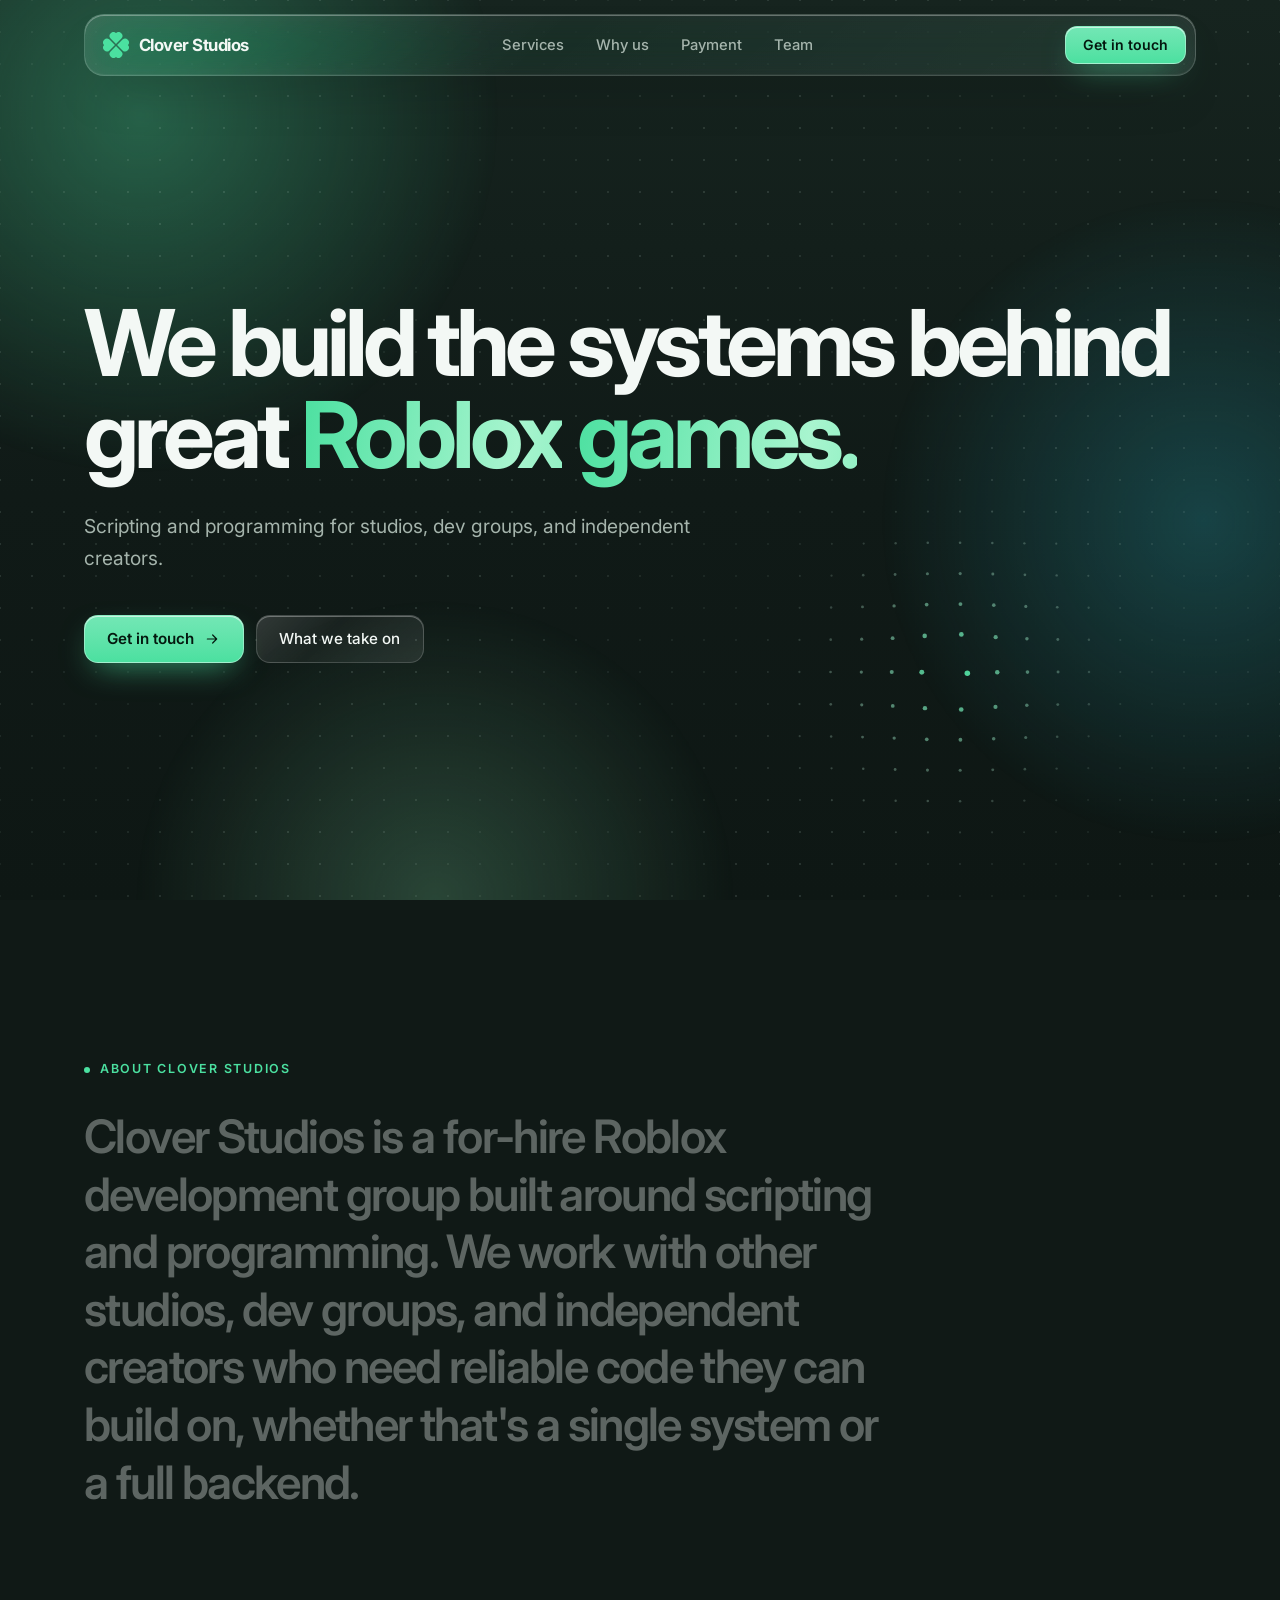
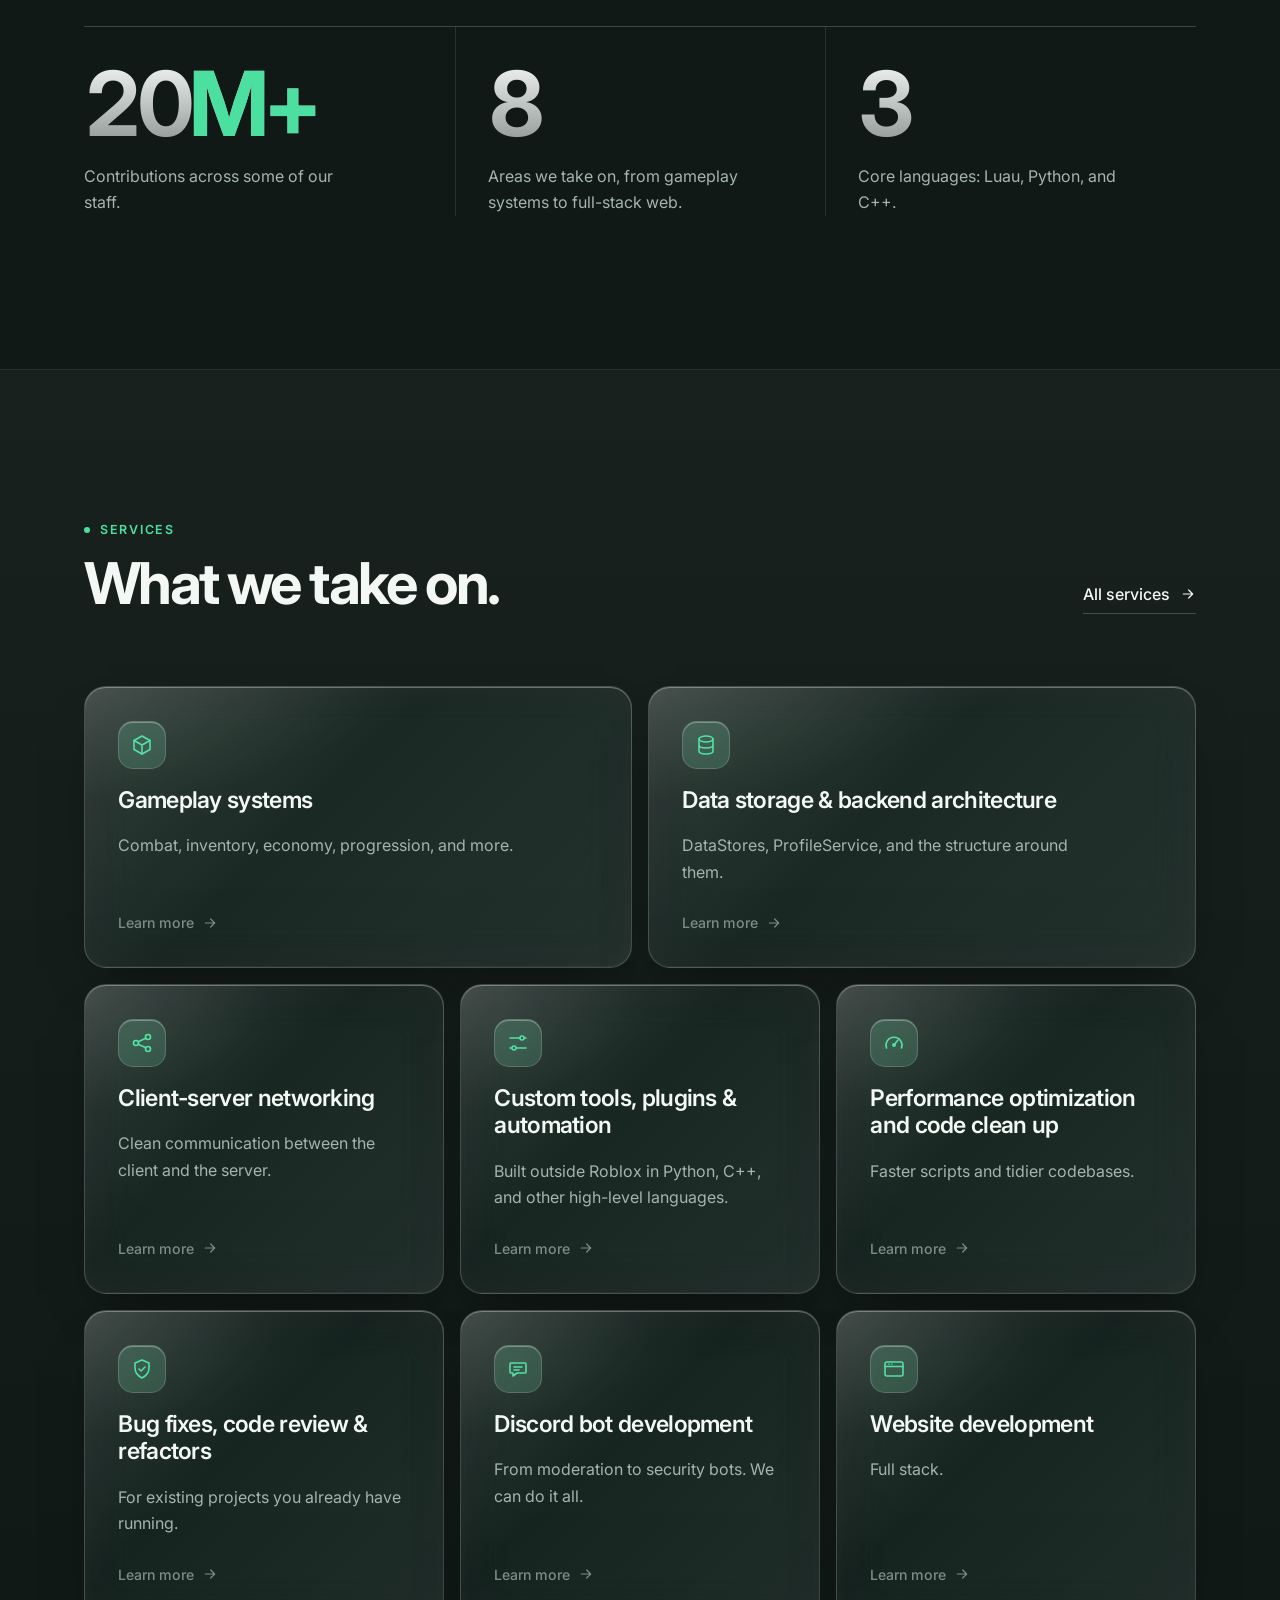
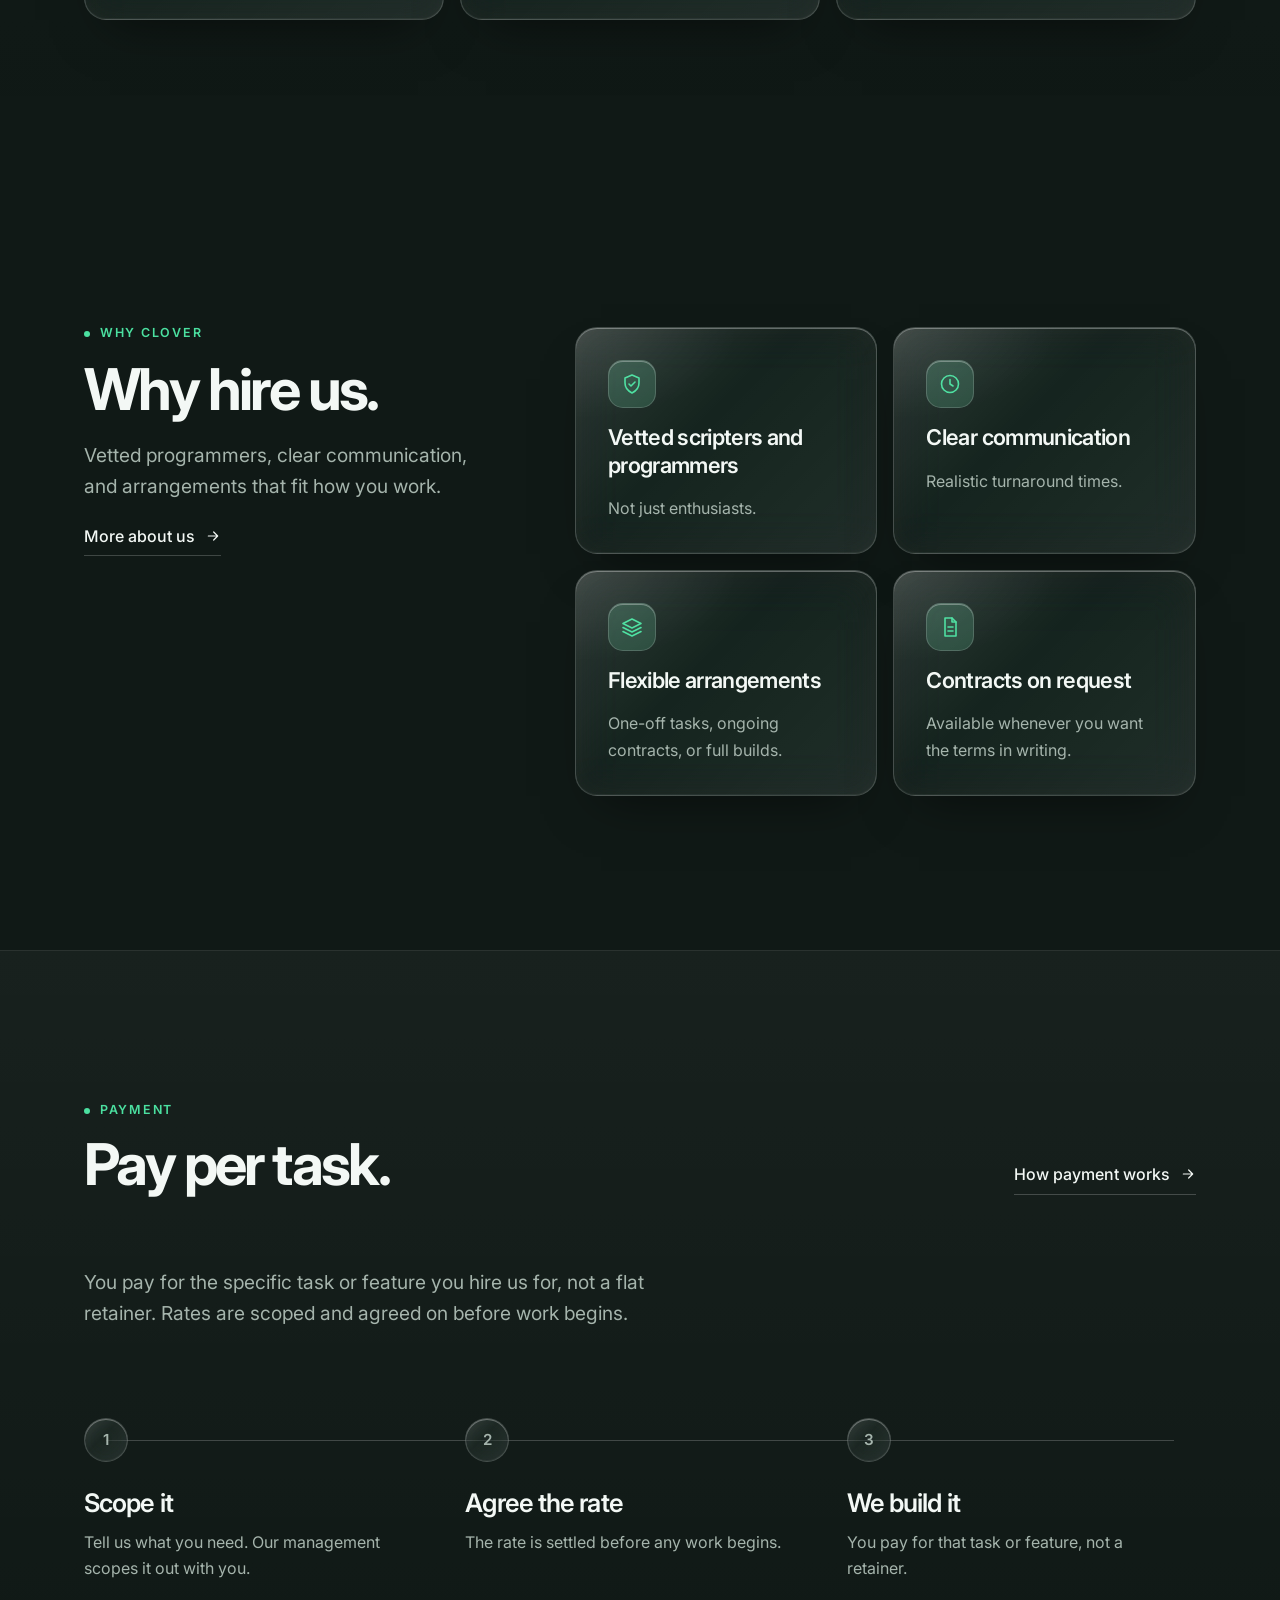
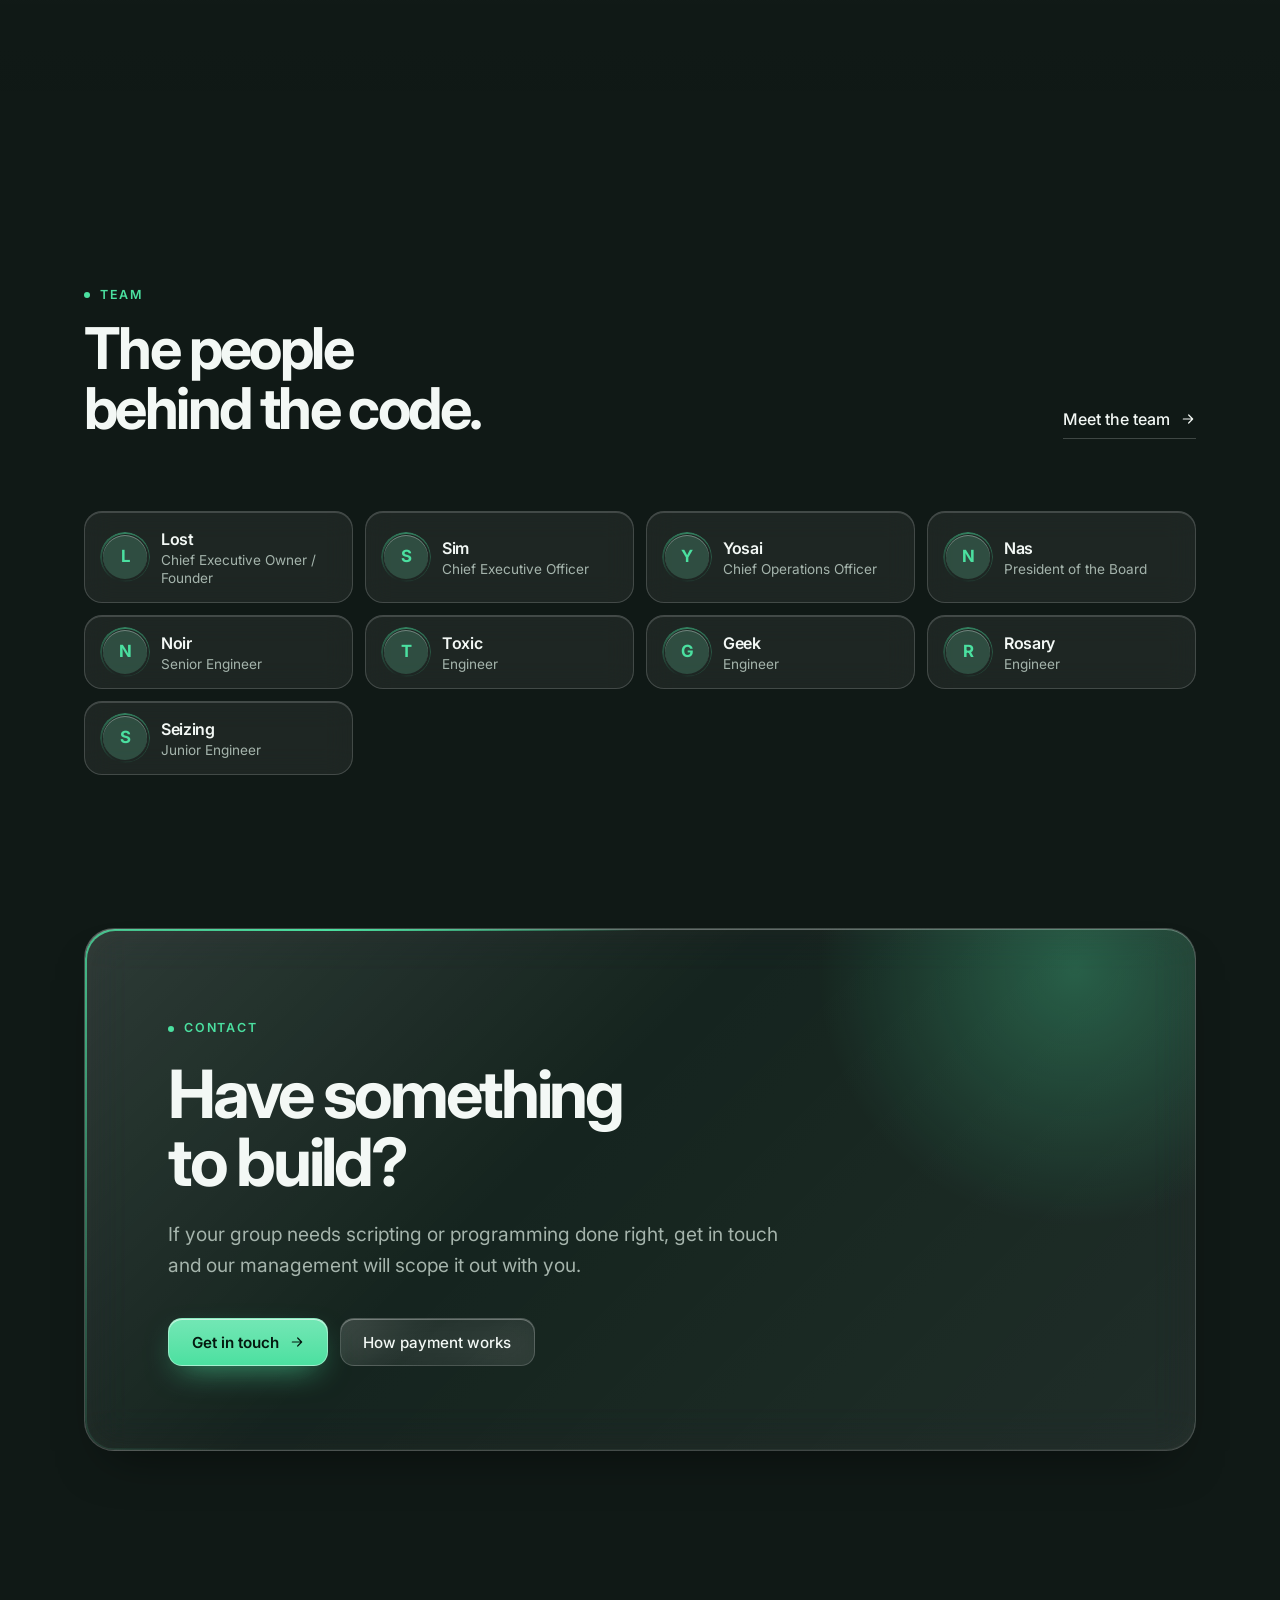
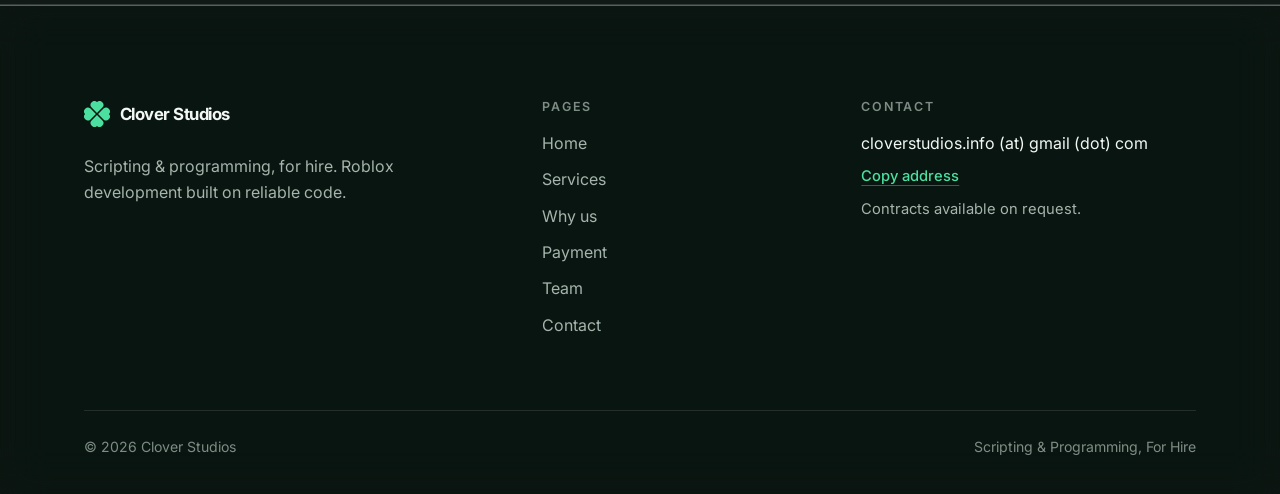
<file: index.html>
<!doctype html>
<html lang="en">
<head>
<meta charset="utf-8">
<meta name="viewport" content="width=device-width, initial-scale=1, viewport-fit=cover">
<title>Clover Studios</title>
<meta name="description" content="Clover Studios is a for-hire Roblox development group built around scripting and programming.">
<meta name="keywords" content="Clover Studios, Roblox development studio, Roblox scripting, Luau developers, Roblox scripts for hire, Roblox programming, game systems, Roblox backend">
<meta name="author" content="Clover Studios">
<meta name="robots" content="index, follow">
<link rel="canonical" href="https://cloverstudios.cc/">
<meta name="theme-color" content="#101916">
<meta property="og:type" content="website">
<meta property="og:site_name" content="Clover Studios">
<meta property="og:title" content="Clover Studios">
<meta property="og:description" content="Clover Studios is a for-hire Roblox development group built around scripting and programming.">
<meta property="og:url" content="https://cloverstudios.cc/">
<meta property="og:image" content="https://cloverstudios.cc/assets/og.png">
<meta property="og:image:width" content="1200">
<meta property="og:image:height" content="630">
<meta property="og:image:alt" content="Clover Studios, scripting and programming for Roblox.">
<meta property="og:locale" content="en_US">
<meta name="twitter:card" content="summary_large_image">
<meta name="twitter:title" content="Clover Studios">
<meta name="twitter:description" content="Clover Studios is a for-hire Roblox development group built around scripting and programming.">
<meta name="twitter:image" content="https://cloverstudios.cc/assets/og.png">
<style>html{color-scheme:dark}body{background:#101916}</style>
<link rel="icon" href="assets/favicon.svg" type="image/svg+xml">
<link rel="apple-touch-icon" href="assets/apple-touch-icon.png">
<link rel="manifest" href="site.webmanifest">
<link rel="preconnect" href="https://fonts.googleapis.com">
<link rel="preconnect" href="https://fonts.gstatic.com" crossorigin>
<link rel="stylesheet" href="https://fonts.googleapis.com/css2?family=Inter:wght@400;500;600;700&display=swap">
<link rel="stylesheet" href="css/style.css">
<script type="application/ld+json">{"@context":"https://schema.org","@type":"Organization","name":"Clover Studios","url":"https://cloverstudios.cc/","logo":"https://cloverstudios.cc/assets/favicon.svg","description":"Clover Studios is a for-hire Roblox development group built around scripting and programming."}</script>
</head>
<body>
<svg width="0" height="0" style="position:absolute" aria-hidden="true" focusable="false">
  <defs>
    <symbol id="clover" viewBox="-12 -12 24 24">
      <g fill="currentColor">
        <path transform="translate(0,-1)" d="M0 0L-5-5A3.54 3.54 0 0 1 0-10A3.54 3.54 0 0 1 5-5Z"/>
        <path transform="rotate(90) translate(0,-1)" d="M0 0L-5-5A3.54 3.54 0 0 1 0-10A3.54 3.54 0 0 1 5-5Z"/>
        <path transform="rotate(180) translate(0,-1)" d="M0 0L-5-5A3.54 3.54 0 0 1 0-10A3.54 3.54 0 0 1 5-5Z"/>
        <path transform="rotate(270) translate(0,-1)" d="M0 0L-5-5A3.54 3.54 0 0 1 0-10A3.54 3.54 0 0 1 5-5Z"/>
      </g>
    </symbol>
    <symbol id="arrow" viewBox="0 0 24 24"><g fill="none" stroke="currentColor" stroke-width="1.8" stroke-linecap="round" stroke-linejoin="round"><path d="M5 12h14M13 6l6 6-6 6"/></g></symbol>
    <symbol id="i-check" viewBox="0 0 24 24"><g fill="none" stroke="currentColor" stroke-width="1.8" stroke-linecap="round" stroke-linejoin="round"><path d="M5 12.5l4.5 4.5L19 7.5"/></g></symbol>
    <symbol id="i-cube" viewBox="0 0 24 24"><g fill="none" stroke="currentColor" stroke-width="1.6" stroke-linecap="round" stroke-linejoin="round"><path d="M12 3l8 4.5v9L12 21l-8-4.5v-9L12 3z"/><path d="M12 12l8-4.5M12 12L4 7.5M12 12v9"/></g></symbol>
    <symbol id="i-db" viewBox="0 0 24 24"><g fill="none" stroke="currentColor" stroke-width="1.6" stroke-linecap="round" stroke-linejoin="round"><ellipse cx="12" cy="6" rx="7" ry="3"/><path d="M5 6v6c0 1.7 3.1 3 7 3s7-1.3 7-3V6M5 12v6c0 1.7 3.1 3 7 3s7-1.3 7-3v-6"/></g></symbol>
    <symbol id="i-net" viewBox="0 0 24 24"><g fill="none" stroke="currentColor" stroke-width="1.6" stroke-linecap="round" stroke-linejoin="round"><circle cx="6" cy="12" r="2.5"/><circle cx="18" cy="6" r="2.5"/><circle cx="18" cy="18" r="2.5"/><path d="M8.2 10.8l7.6-3.6M8.2 13.2l7.6 3.6"/></g></symbol>
    <symbol id="i-sliders" viewBox="0 0 24 24"><g fill="none" stroke="currentColor" stroke-width="1.6" stroke-linecap="round" stroke-linejoin="round"><path d="M4 7h10M18 7h2M4 17h2M10 17h10"/><circle cx="16" cy="7" r="2"/><circle cx="8" cy="17" r="2"/></g></symbol>
    <symbol id="i-gauge" viewBox="0 0 24 24"><g fill="none" stroke="currentColor" stroke-width="1.6" stroke-linecap="round" stroke-linejoin="round"><path d="M4.5 17a8 8 0 1 1 15 0"/><path d="M12 14l4-5"/><circle cx="12" cy="14" r="1.2"/></g></symbol>
    <symbol id="i-shield" viewBox="0 0 24 24"><g fill="none" stroke="currentColor" stroke-width="1.6" stroke-linecap="round" stroke-linejoin="round"><path d="M12 3l7 3v5c0 4.5-3 8-7 10-4-2-7-5.5-7-10V6l7-3z"/><path d="M9 12l2 2 4-4"/></g></symbol>
    <symbol id="i-chat" viewBox="0 0 24 24"><g fill="none" stroke="currentColor" stroke-width="1.6" stroke-linecap="round" stroke-linejoin="round"><path d="M5 6h14a1 1 0 0 1 1 1v8a1 1 0 0 1-1 1h-8l-4 3v-3H5a1 1 0 0 1-1-1V7a1 1 0 0 1 1-1z"/><path d="M8 10h8M8 13h5"/></g></symbol>
    <symbol id="i-web" viewBox="0 0 24 24"><g fill="none" stroke="currentColor" stroke-width="1.6" stroke-linecap="round" stroke-linejoin="round"><rect x="3" y="5" width="18" height="14" rx="2"/><path d="M3 9.5h18M7 7.3h.01M10 7.3h.01"/></g></symbol>
    <symbol id="i-people" viewBox="0 0 24 24"><g fill="none" stroke="currentColor" stroke-width="1.6" stroke-linecap="round" stroke-linejoin="round"><circle cx="9" cy="9" r="3"/><path d="M3.5 19c.6-3 2.8-4.5 5.5-4.5s4.9 1.5 5.5 4.5"/><circle cx="17" cy="10" r="2.2"/><path d="M16 14.6c2.3-.2 4 1 4.5 3.4"/></g></symbol>
    <symbol id="i-clock" viewBox="0 0 24 24"><g fill="none" stroke="currentColor" stroke-width="1.6" stroke-linecap="round" stroke-linejoin="round"><circle cx="12" cy="12" r="8.5"/><path d="M12 7.5V12l3 2"/></g></symbol>
    <symbol id="i-doc" viewBox="0 0 24 24"><g fill="none" stroke="currentColor" stroke-width="1.6" stroke-linecap="round" stroke-linejoin="round"><path d="M7 3h7l4 4v14H7z"/><path d="M14 3v4h4M10 12h5M10 16h5"/></g></symbol>
    <symbol id="i-layers" viewBox="0 0 24 24"><g fill="none" stroke="currentColor" stroke-width="1.6" stroke-linecap="round" stroke-linejoin="round"><path d="M12 4l9 4.5-9 4.5-9-4.5L12 4z"/><path d="M3 12.5l9 4.5 9-4.5M3 16.5l9 4.5 9-4.5"/></g></symbol>
  </defs>
</svg>

<!-- the glow blobs, kept outside .page so the page fade doesnt fade them too -->
<div class="bgfx" aria-hidden="true"><i class="b1"></i><i class="b2"></i><i class="b3"></i></div>

<header class="nav" id="nav">
  <div class="nav-in">
    <a class="brand" href="index.html" aria-label="Clover Studios home">
      <svg class="i" aria-hidden="true"><use href="#clover"/></svg>
      <span>Clover Studios</span>
    </a>
    <nav class="links" aria-label="Primary">
      <span class="ind" aria-hidden="true"></span>
      <a href="services.html">Services</a>
      <a href="why-us.html">Why us</a>
      <a href="payment.html">Payment</a>
      <a href="team.html">Team</a>
    </nav>
    <div class="nav-r">
      <a class="btn btn-primary btn-sm cta-nav" href="contact.html">Get in touch</a>
      <button class="menubtn" id="menubtn" type="button" aria-expanded="false" aria-controls="navmenu" aria-label="Menu"><span></span><span></span></button>
    </div>
  </div>
</header>

<div class="navmenu" id="navmenu">
  <a href="index.html">Home</a>
  <a href="services.html">Services</a>
  <a href="why-us.html">Why us</a>
  <a href="payment.html">Payment</a>
  <a href="team.html">Team</a>
  <a href="contact.html">Contact</a>
</div>

<div class="page">
<main>
<header class="hero" id="top">
  <canvas id="grid" aria-hidden="true"></canvas>
  <div class="wrap hero-in">
    <h1 class="h1" aria-label="We build the systems behind great Roblox games."><span aria-hidden="true"><span class="wm"><span class="wi" style="--i:1">We</span></span> <span class="wm"><span class="wi" style="--i:2">build</span></span> <span class="wm"><span class="wi" style="--i:3">the</span></span> <span class="wm"><span class="wi" style="--i:4">systems</span></span> <span class="wm"><span class="wi" style="--i:5">behind</span></span> <span class="wm"><span class="wi" style="--i:6">great</span></span> <span class="wm"><span class="wi grad" style="--i:7">Roblox</span></span> <span class="wm"><span class="wi grad" style="--i:8">games.</span></span></span></h1>
    <p class="lead hrise" style="--i:3">Scripting and programming for studios, dev groups, and independent creators.</p>
    <div class="cta hrise" style="--i:4">
      <a class="btn btn-primary" href="contact.html">Get in touch <svg class="arr" aria-hidden="true"><use href="#arrow"/></svg></a>
      <a class="btn btn-ghost" href="services.html">What we take on</a>
    </div>
  </div>
</header>

<section class="sec" id="intro">
  <div class="wrap">
    <p class="eyebrow rv">About Clover Studios</p>
    <p class="big" id="big">Clover Studios is a for-hire Roblox development group built around scripting and programming. We work with other studios, dev groups, and independent creators who need reliable code they can build on, whether that's a single system or a full backend.</p>
    <div class="stats stagger">
      <div class="stat">
        <div class="num"><span class="count" data-to="20">20</span><span class="suf">M+</span></div>
        <p class="cap">Contributions across some of our staff.</p>
      </div>
      <div class="stat">
        <div class="num"><span class="count" data-to="8">8</span></div>
        <p class="cap">Areas we take on, from gameplay systems to full-stack web.</p>
      </div>
      <div class="stat">
        <div class="num"><span class="count" data-to="3">3</span></div>
        <p class="cap">Core languages: Luau, Python, and C++.</p>
      </div>
    </div>
  </div>
</section>

<section class="sec band" id="services">
  <div class="wrap">
    <div class="sec-head rv">
      <div>
        <p class="eyebrow">Services</p>
        <h2 class="h2">What we take on.</h2>
      </div>
      <a class="more" href="services.html">All services <svg class="arr" aria-hidden="true"><use href="#arrow"/></svg></a>
    </div>
    <div class="bento stagger">
      <a class="card tile t6" href="services.html#gameplay">
        <span class="ico"><svg class="i" aria-hidden="true"><use href="#i-cube"/></svg></span>
        <h3>Gameplay systems</h3>
        <p>Combat, inventory, economy, progression, and more.</p>
        <span class="go">Learn more <svg aria-hidden="true"><use href="#arrow"/></svg></span>
      </a>
      <a class="card tile t6" href="services.html#backend">
        <span class="ico"><svg class="i" aria-hidden="true"><use href="#i-db"/></svg></span>
        <h3>Data storage &amp; backend architecture</h3>
        <p>DataStores, ProfileService, and the structure around them.</p>
        <span class="go">Learn more <svg aria-hidden="true"><use href="#arrow"/></svg></span>
      </a>
      <a class="card tile t4" href="services.html#networking">
        <span class="ico"><svg class="i" aria-hidden="true"><use href="#i-net"/></svg></span>
        <h3>Client-server networking</h3>
        <p>Clean communication between the client and the server.</p>
        <span class="go">Learn more <svg aria-hidden="true"><use href="#arrow"/></svg></span>
      </a>
      <a class="card tile t4" href="services.html#tools">
        <span class="ico"><svg class="i" aria-hidden="true"><use href="#i-sliders"/></svg></span>
        <h3>Custom tools, plugins &amp; automation</h3>
        <p>Built outside Roblox in Python, C++, and other high-level languages.</p>
        <span class="go">Learn more <svg aria-hidden="true"><use href="#arrow"/></svg></span>
      </a>
      <a class="card tile t4" href="services.html#performance">
        <span class="ico"><svg class="i" aria-hidden="true"><use href="#i-gauge"/></svg></span>
        <h3>Performance optimization and code clean up</h3>
        <p>Faster scripts and tidier codebases.</p>
        <span class="go">Learn more <svg aria-hidden="true"><use href="#arrow"/></svg></span>
      </a>
      <a class="card tile t4" href="services.html#review">
        <span class="ico"><svg class="i" aria-hidden="true"><use href="#i-shield"/></svg></span>
        <h3>Bug fixes, code review &amp; refactors</h3>
        <p>For existing projects you already have running.</p>
        <span class="go">Learn more <svg aria-hidden="true"><use href="#arrow"/></svg></span>
      </a>
      <a class="card tile t4" href="services.html#bots">
        <span class="ico"><svg class="i" aria-hidden="true"><use href="#i-chat"/></svg></span>
        <h3>Discord bot development</h3>
        <p>From moderation to security bots. We can do it all.</p>
        <span class="go">Learn more <svg aria-hidden="true"><use href="#arrow"/></svg></span>
      </a>
      <a class="card tile t4" href="services.html#web">
        <span class="ico"><svg class="i" aria-hidden="true"><use href="#i-web"/></svg></span>
        <h3>Website development</h3>
        <p>Full stack.</p>
        <span class="go">Learn more <svg aria-hidden="true"><use href="#arrow"/></svg></span>
      </a>
    </div>
  </div>
</section>

<section class="sec" id="why">
  <div class="wrap split-lay">
    <div class="split-l rv">
      <p class="eyebrow">Why Clover</p>
      <h2 class="h2">Why hire us.</h2>
      <p class="lead">Vetted programmers, clear communication, and arrangements that fit how you work.</p>
      <div><a class="more" href="why-us.html">More about us <svg class="arr" aria-hidden="true"><use href="#arrow"/></svg></a></div>
    </div>
    <div class="grid2 stagger">
      <div class="card point">
        <span class="ico"><svg class="i" aria-hidden="true"><use href="#i-shield"/></svg></span>
        <h3>Vetted scripters and programmers</h3>
        <p>Not just enthusiasts.</p>
      </div>
      <div class="card point">
        <span class="ico"><svg class="i" aria-hidden="true"><use href="#i-clock"/></svg></span>
        <h3>Clear communication</h3>
        <p>Realistic turnaround times.</p>
      </div>
      <div class="card point">
        <span class="ico"><svg class="i" aria-hidden="true"><use href="#i-layers"/></svg></span>
        <h3>Flexible arrangements</h3>
        <p>One-off tasks, ongoing contracts, or full builds.</p>
      </div>
      <div class="card point">
        <span class="ico"><svg class="i" aria-hidden="true"><use href="#i-doc"/></svg></span>
        <h3>Contracts on request</h3>
        <p>Available whenever you want the terms in writing.</p>
      </div>
    </div>
  </div>
</section>

<section class="sec band" id="payment">
  <div class="wrap">
    <div class="sec-head rv">
      <div>
        <p class="eyebrow">Payment</p>
        <h2 class="h2">Pay per task.</h2>
      </div>
      <a class="more" href="payment.html">How payment works <svg class="arr" aria-hidden="true"><use href="#arrow"/></svg></a>
    </div>
    <p class="lead rv">You pay for the specific task or feature you hire us for, not a flat retainer. Rates are scoped and agreed on before work begins.</p>
    <div class="tl">
      <div class="tl-line" aria-hidden="true"><div class="tl-fill"></div></div>
      <div class="tstep"><span class="node" aria-hidden="true">1</span><h3>Scope it</h3><p>Tell us what you need. Our management scopes it out with you.</p></div>
      <div class="tstep"><span class="node" aria-hidden="true">2</span><h3>Agree the rate</h3><p>The rate is settled before any work begins.</p></div>
      <div class="tstep"><span class="node" aria-hidden="true">3</span><h3>We build it</h3><p>You pay for that task or feature, not a retainer.</p></div>
    </div>
  </div>
</section>

<section class="sec" id="team">
  <div class="wrap">
    <div class="sec-head rv">
      <div>
        <p class="eyebrow">Team</p>
        <h2 class="h2">The people behind the code.</h2>
      </div>
      <a class="more" href="team.html">Meet the team <svg class="arr" aria-hidden="true"><use href="#arrow"/></svg></a>
    </div>
    <div class="chips-m stagger">
      <div class="chip-m"><span class="avatar">L</span><div class="who"><b>Lost</b><span class="r">Chief Executive Owner / Founder</span></div></div>
      <div class="chip-m"><span class="avatar">S</span><div class="who"><b>Sim</b><span class="r">Chief Executive Officer</span></div></div>
      <div class="chip-m"><span class="avatar">Y</span><div class="who"><b>Yosai</b><span class="r">Chief Operations Officer</span></div></div>
      <div class="chip-m"><span class="avatar">N</span><div class="who"><b>Nas</b><span class="r">President of the Board</span></div></div>
      <div class="chip-m"><span class="avatar">N</span><div class="who"><b>Noir</b><span class="r">Senior Engineer</span></div></div>
      <div class="chip-m"><span class="avatar">T</span><div class="who"><b>Toxic</b><span class="r">Engineer</span></div></div>
      <div class="chip-m"><span class="avatar">G</span><div class="who"><b>Geek</b><span class="r">Engineer</span></div></div>
      <div class="chip-m"><span class="avatar">R</span><div class="who"><b>Rosary</b><span class="r">Engineer</span></div></div>
      <div class="chip-m"><span class="avatar">S</span><div class="who"><b>Seizing</b><span class="r">Junior Engineer</span></div></div>
    </div>
  </div>
</section>

<section class="sec" style="padding-top:0">
  <div class="wrap">
    <div class="cta-card rv">
      <p class="eyebrow">Contact</p>
      <h2 style="margin-top:22px">Have something to build?</h2>
      <p class="lead">If your group needs scripting or programming done right, get in touch and our management will scope it out with you.</p>
      <div class="cta">
        <a class="btn btn-primary" href="contact.html">Get in touch <svg class="arr" aria-hidden="true"><use href="#arrow"/></svg></a>
        <a class="btn btn-ghost" href="payment.html">How payment works</a>
      </div>
    </div>
  </div>
</section>
</main>

<footer class="foot">
  <div class="wrap">
    <div class="foot-top">
      <div class="foot-brand">
        <a class="brand" href="index.html"><svg class="i" aria-hidden="true"><use href="#clover"/></svg><span>Clover Studios</span></a>
        <p>Scripting &amp; programming, for hire. Roblox development built on reliable code.</p>
      </div>
      <nav class="foot-col" aria-label="Pages">
        <h3>Pages</h3>
        <a href="index.html">Home</a>
        <a href="services.html">Services</a>
        <a href="why-us.html">Why us</a>
        <a href="payment.html">Payment</a>
        <a href="team.html">Team</a>
        <a href="contact.html">Contact</a>
      </nav>
      <div class="foot-col">
        <h3>Contact</h3>
        <p class="foot-mail">cloverstudios.info (at) gmail (dot) com</p>
        <button class="link-btn copy-mail" type="button">Copy address</button>
        <p class="foot-note">Contracts available on request.</p>
      </div>
    </div>
    <div class="foot-bottom">
      <span>&copy; 2026 Clover Studios</span>
      <span>Scripting &amp; Programming, For Hire</span>
    </div>
  </div>
</footer>
</div>

<script src="js/vendor/lenis.min.js"></script>
<script src="js/main.js"></script>
</body>
</html>
</file>
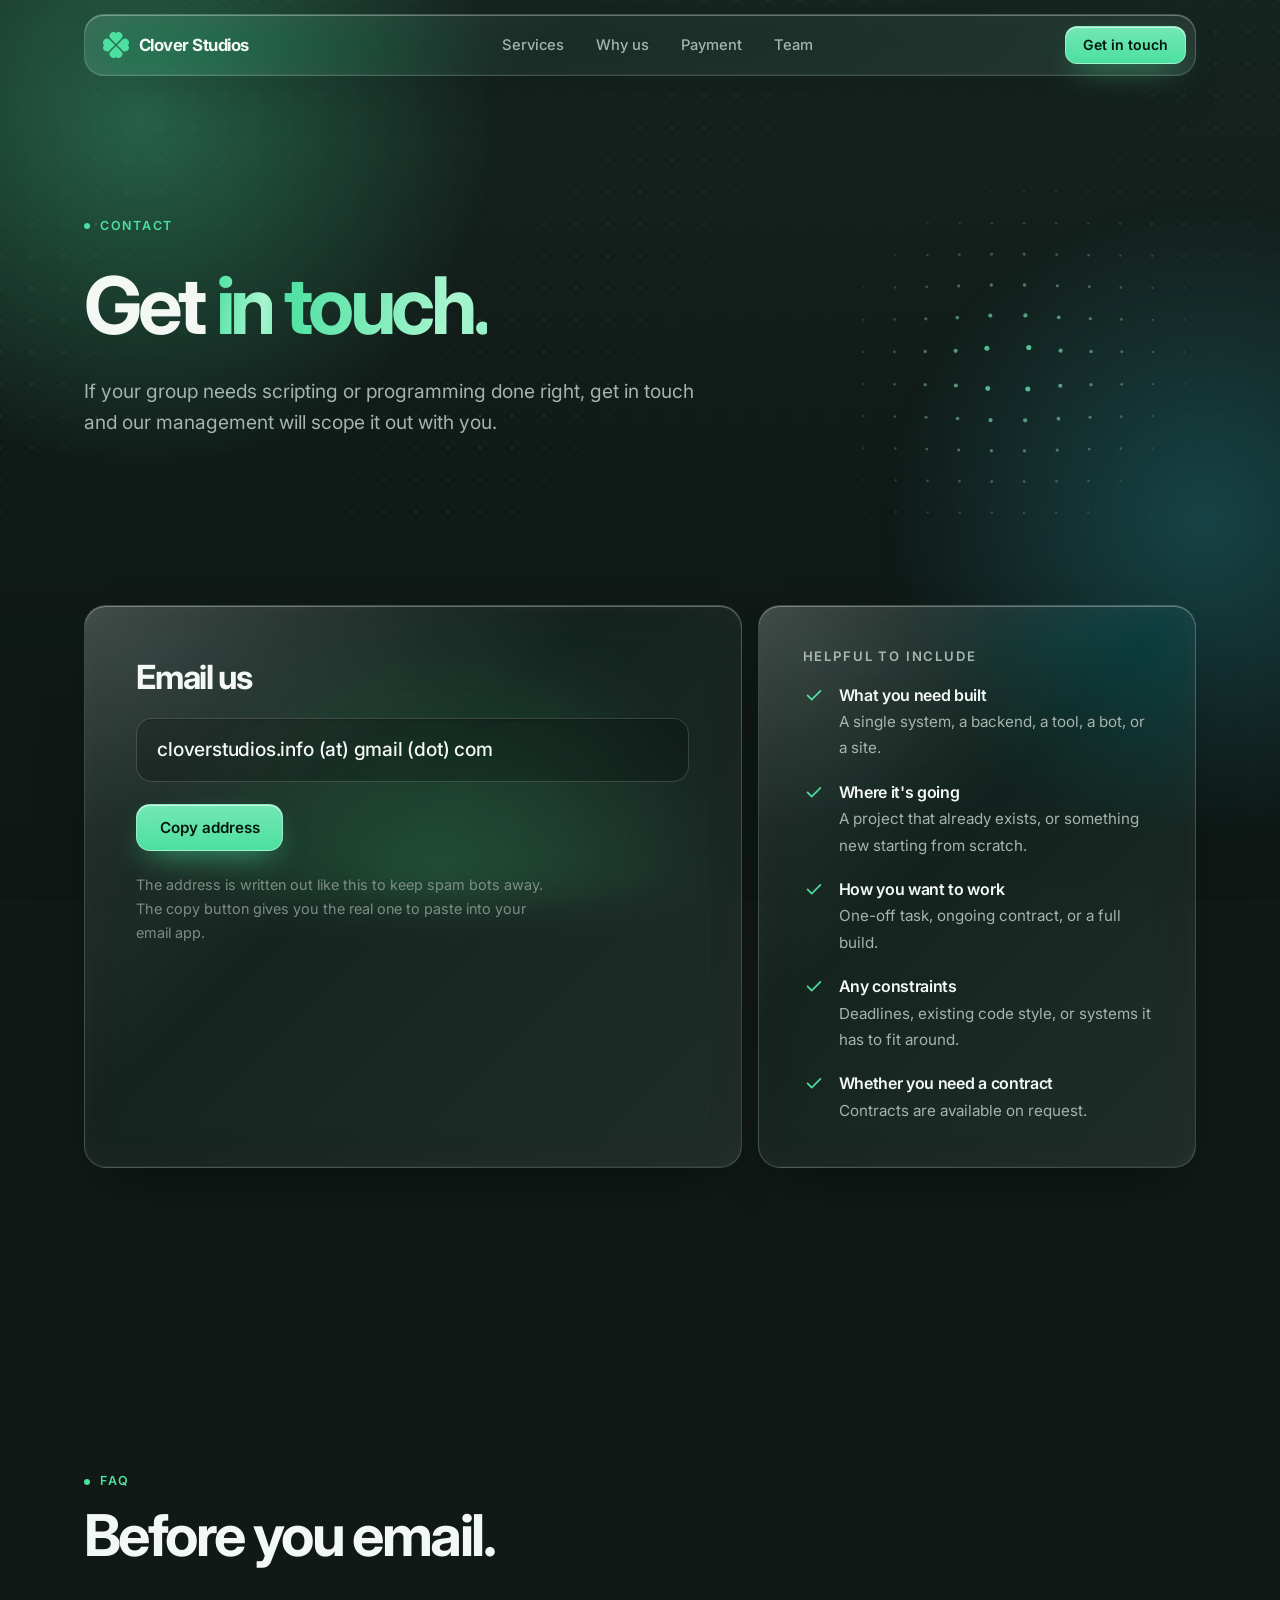
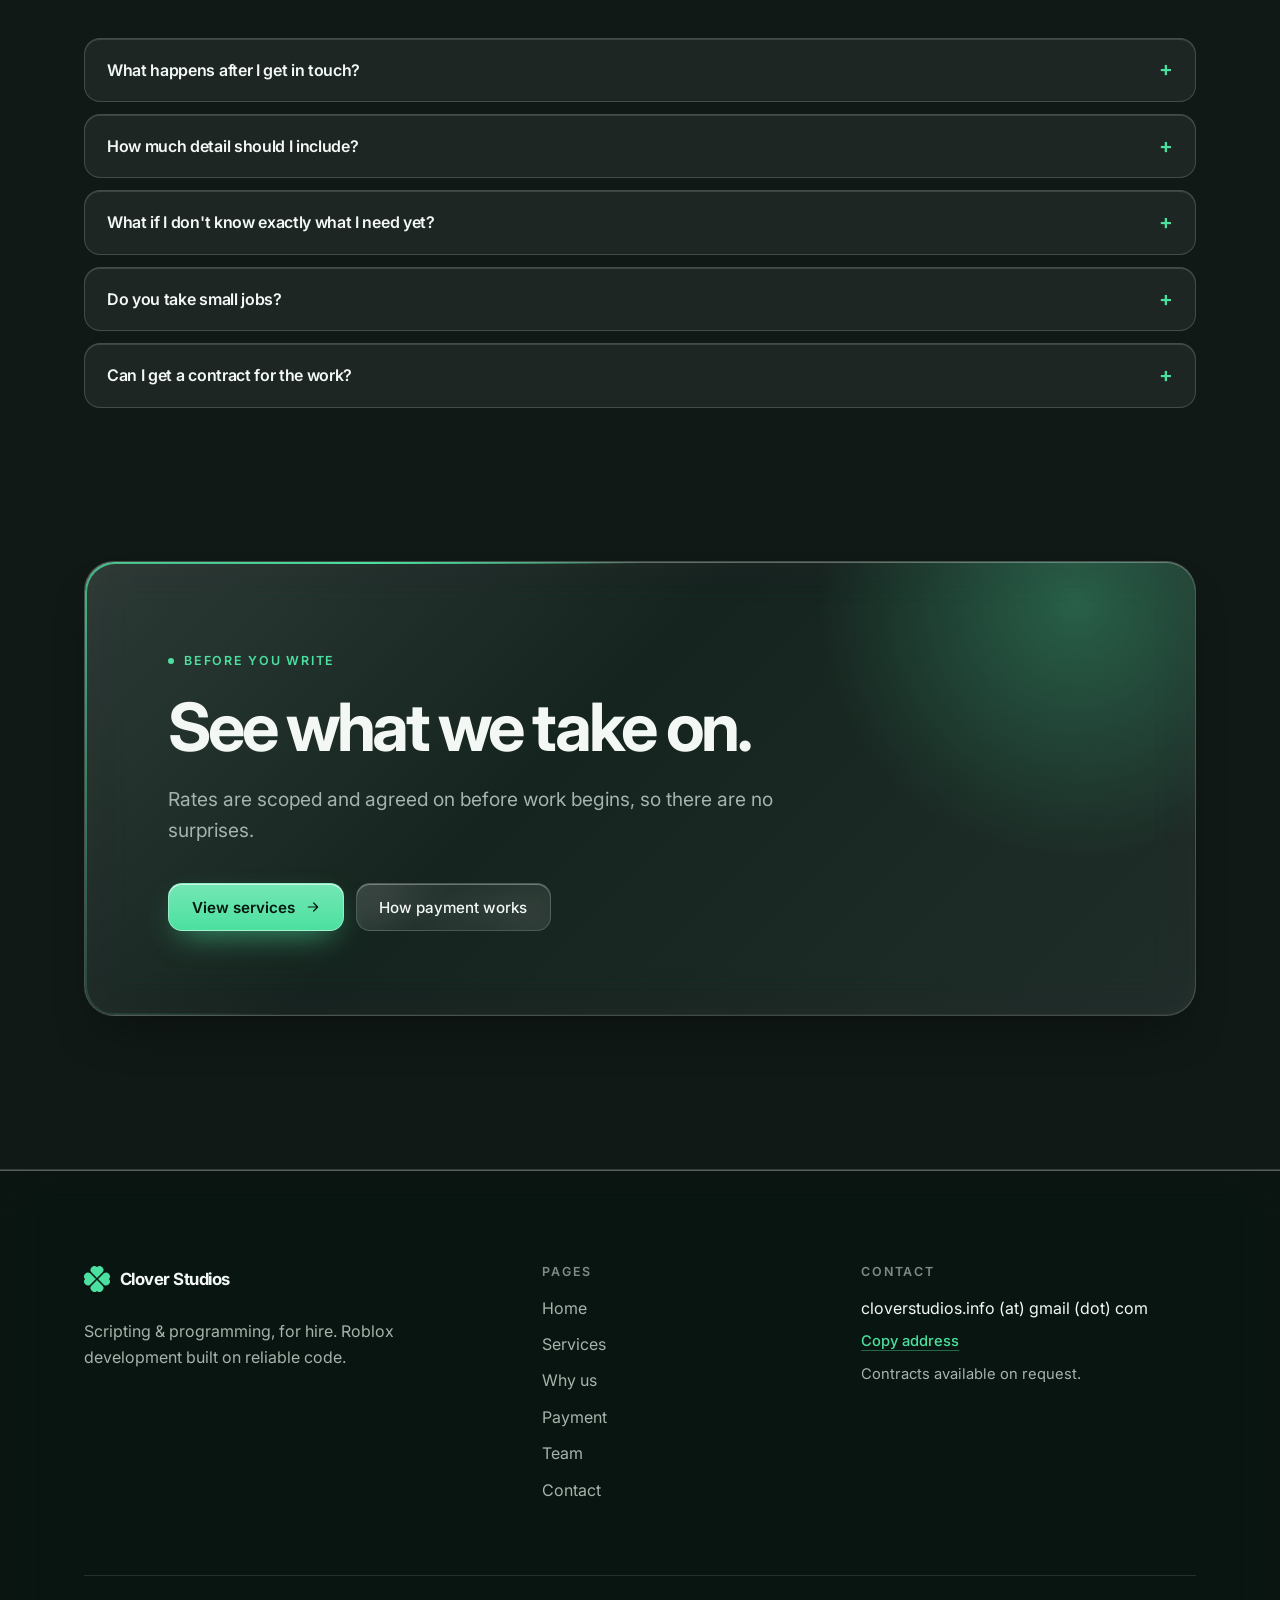
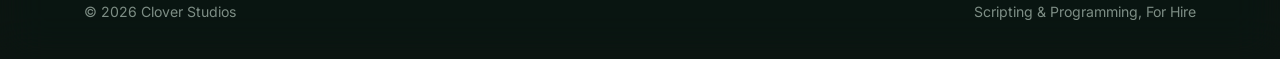
<file: contact.html>
<!doctype html>
<html lang="en">
<head>
<meta charset="utf-8">
<meta name="viewport" content="width=device-width, initial-scale=1, viewport-fit=cover">
<title>Contact | Clover Studios</title>
<meta name="description" content="Get in touch with Clover Studios. Our management will scope your project out with you.">
<meta name="keywords" content="contact Clover Studios, hire Roblox developers, Roblox scripting contact, get a quote">
<meta name="author" content="Clover Studios">
<meta name="robots" content="index, follow">
<link rel="canonical" href="https://cloverstudios.cc/contact.html">
<meta name="theme-color" content="#101916">
<meta property="og:type" content="website">
<meta property="og:site_name" content="Clover Studios">
<meta property="og:title" content="Contact | Clover Studios">
<meta property="og:description" content="Get in touch with Clover Studios. Our management will scope your project out with you.">
<meta property="og:url" content="https://cloverstudios.cc/contact.html">
<meta property="og:image" content="https://cloverstudios.cc/assets/og.png">
<meta property="og:image:width" content="1200">
<meta property="og:image:height" content="630">
<meta property="og:image:alt" content="Clover Studios, scripting and programming for Roblox.">
<meta property="og:locale" content="en_US">
<meta name="twitter:card" content="summary_large_image">
<meta name="twitter:title" content="Contact | Clover Studios">
<meta name="twitter:description" content="Get in touch with Clover Studios. Our management will scope your project out with you.">
<meta name="twitter:image" content="https://cloverstudios.cc/assets/og.png">
<style>html{color-scheme:dark}body{background:#101916}</style>
<link rel="icon" href="assets/favicon.svg" type="image/svg+xml">
<link rel="apple-touch-icon" href="assets/apple-touch-icon.png">
<link rel="manifest" href="site.webmanifest">
<link rel="preconnect" href="https://fonts.googleapis.com">
<link rel="preconnect" href="https://fonts.gstatic.com" crossorigin>
<link rel="stylesheet" href="https://fonts.googleapis.com/css2?family=Inter:wght@400;500;600;700&display=swap">
<link rel="stylesheet" href="css/style.css">
</head>
<body>
<svg width="0" height="0" style="position:absolute" aria-hidden="true" focusable="false">
  <defs>
    <symbol id="clover" viewBox="-12 -12 24 24">
      <g fill="currentColor">
        <path transform="translate(0,-1)" d="M0 0L-5-5A3.54 3.54 0 0 1 0-10A3.54 3.54 0 0 1 5-5Z"/>
        <path transform="rotate(90) translate(0,-1)" d="M0 0L-5-5A3.54 3.54 0 0 1 0-10A3.54 3.54 0 0 1 5-5Z"/>
        <path transform="rotate(180) translate(0,-1)" d="M0 0L-5-5A3.54 3.54 0 0 1 0-10A3.54 3.54 0 0 1 5-5Z"/>
        <path transform="rotate(270) translate(0,-1)" d="M0 0L-5-5A3.54 3.54 0 0 1 0-10A3.54 3.54 0 0 1 5-5Z"/>
      </g>
    </symbol>
    <symbol id="arrow" viewBox="0 0 24 24"><g fill="none" stroke="currentColor" stroke-width="1.8" stroke-linecap="round" stroke-linejoin="round"><path d="M5 12h14M13 6l6 6-6 6"/></g></symbol>
    <symbol id="i-check" viewBox="0 0 24 24"><g fill="none" stroke="currentColor" stroke-width="1.8" stroke-linecap="round" stroke-linejoin="round"><path d="M5 12.5l4.5 4.5L19 7.5"/></g></symbol>
    <symbol id="i-cube" viewBox="0 0 24 24"><g fill="none" stroke="currentColor" stroke-width="1.6" stroke-linecap="round" stroke-linejoin="round"><path d="M12 3l8 4.5v9L12 21l-8-4.5v-9L12 3z"/><path d="M12 12l8-4.5M12 12L4 7.5M12 12v9"/></g></symbol>
    <symbol id="i-db" viewBox="0 0 24 24"><g fill="none" stroke="currentColor" stroke-width="1.6" stroke-linecap="round" stroke-linejoin="round"><ellipse cx="12" cy="6" rx="7" ry="3"/><path d="M5 6v6c0 1.7 3.1 3 7 3s7-1.3 7-3V6M5 12v6c0 1.7 3.1 3 7 3s7-1.3 7-3v-6"/></g></symbol>
    <symbol id="i-net" viewBox="0 0 24 24"><g fill="none" stroke="currentColor" stroke-width="1.6" stroke-linecap="round" stroke-linejoin="round"><circle cx="6" cy="12" r="2.5"/><circle cx="18" cy="6" r="2.5"/><circle cx="18" cy="18" r="2.5"/><path d="M8.2 10.8l7.6-3.6M8.2 13.2l7.6 3.6"/></g></symbol>
    <symbol id="i-sliders" viewBox="0 0 24 24"><g fill="none" stroke="currentColor" stroke-width="1.6" stroke-linecap="round" stroke-linejoin="round"><path d="M4 7h10M18 7h2M4 17h2M10 17h10"/><circle cx="16" cy="7" r="2"/><circle cx="8" cy="17" r="2"/></g></symbol>
    <symbol id="i-gauge" viewBox="0 0 24 24"><g fill="none" stroke="currentColor" stroke-width="1.6" stroke-linecap="round" stroke-linejoin="round"><path d="M4.5 17a8 8 0 1 1 15 0"/><path d="M12 14l4-5"/><circle cx="12" cy="14" r="1.2"/></g></symbol>
    <symbol id="i-shield" viewBox="0 0 24 24"><g fill="none" stroke="currentColor" stroke-width="1.6" stroke-linecap="round" stroke-linejoin="round"><path d="M12 3l7 3v5c0 4.5-3 8-7 10-4-2-7-5.5-7-10V6l7-3z"/><path d="M9 12l2 2 4-4"/></g></symbol>
    <symbol id="i-chat" viewBox="0 0 24 24"><g fill="none" stroke="currentColor" stroke-width="1.6" stroke-linecap="round" stroke-linejoin="round"><path d="M5 6h14a1 1 0 0 1 1 1v8a1 1 0 0 1-1 1h-8l-4 3v-3H5a1 1 0 0 1-1-1V7a1 1 0 0 1 1-1z"/><path d="M8 10h8M8 13h5"/></g></symbol>
    <symbol id="i-web" viewBox="0 0 24 24"><g fill="none" stroke="currentColor" stroke-width="1.6" stroke-linecap="round" stroke-linejoin="round"><rect x="3" y="5" width="18" height="14" rx="2"/><path d="M3 9.5h18M7 7.3h.01M10 7.3h.01"/></g></symbol>
    <symbol id="i-people" viewBox="0 0 24 24"><g fill="none" stroke="currentColor" stroke-width="1.6" stroke-linecap="round" stroke-linejoin="round"><circle cx="9" cy="9" r="3"/><path d="M3.5 19c.6-3 2.8-4.5 5.5-4.5s4.9 1.5 5.5 4.5"/><circle cx="17" cy="10" r="2.2"/><path d="M16 14.6c2.3-.2 4 1 4.5 3.4"/></g></symbol>
    <symbol id="i-clock" viewBox="0 0 24 24"><g fill="none" stroke="currentColor" stroke-width="1.6" stroke-linecap="round" stroke-linejoin="round"><circle cx="12" cy="12" r="8.5"/><path d="M12 7.5V12l3 2"/></g></symbol>
    <symbol id="i-doc" viewBox="0 0 24 24"><g fill="none" stroke="currentColor" stroke-width="1.6" stroke-linecap="round" stroke-linejoin="round"><path d="M7 3h7l4 4v14H7z"/><path d="M14 3v4h4M10 12h5M10 16h5"/></g></symbol>
    <symbol id="i-layers" viewBox="0 0 24 24"><g fill="none" stroke="currentColor" stroke-width="1.6" stroke-linecap="round" stroke-linejoin="round"><path d="M12 4l9 4.5-9 4.5-9-4.5L12 4z"/><path d="M3 12.5l9 4.5 9-4.5M3 16.5l9 4.5 9-4.5"/></g></symbol>
  </defs>
</svg>

<div class="bgfx" aria-hidden="true"><i class="b1"></i><i class="b2"></i><i class="b3"></i></div>

<header class="nav" id="nav">
  <div class="nav-in">
    <a class="brand" href="index.html" aria-label="Clover Studios home">
      <svg class="i" aria-hidden="true"><use href="#clover"/></svg>
      <span>Clover Studios</span>
    </a>
    <nav class="links" aria-label="Primary">
      <span class="ind" aria-hidden="true"></span>
      <a href="services.html">Services</a>
      <a href="why-us.html">Why us</a>
      <a href="payment.html">Payment</a>
      <a href="team.html">Team</a>
    </nav>
    <div class="nav-r">
      <a class="btn btn-primary btn-sm cta-nav" href="contact.html">Get in touch</a>
      <button class="menubtn" id="menubtn" type="button" aria-expanded="false" aria-controls="navmenu" aria-label="Menu"><span></span><span></span></button>
    </div>
  </div>
</header>

<div class="navmenu" id="navmenu">
  <a href="index.html">Home</a>
  <a href="services.html">Services</a>
  <a href="why-us.html">Why us</a>
  <a href="payment.html">Payment</a>
  <a href="team.html">Team</a>
  <a href="contact.html">Contact</a>
</div>

<div class="page">
<main>
<header class="hero hero-sm">
  <canvas id="grid" aria-hidden="true"></canvas>
  <div class="wrap hero-in">
    <p class="eyebrow hrise" style="--i:0">Contact</p>
    <h1 class="h1" aria-label="Get in touch."><span aria-hidden="true"><span class="wm"><span class="wi" style="--i:1">Get</span></span> <span class="wm"><span class="wi grad" style="--i:2">in</span></span> <span class="wm"><span class="wi grad" style="--i:3">touch.</span></span></span></h1>
    <p class="lead hrise" style="--i:3">If your group needs scripting or programming done right, get in touch and our management will scope it out with you.</p>
  </div>
</header>

<section class="sec" style="padding-top:clamp(32px,5vw,64px)">
  <div class="wrap">
    <div class="contact-lay">
      <!-- real address is never in the html, js drops it in when you hit copy -->
      <div class="card mailcard rv">
        <h2>Email us</h2>
        <code class="email">cloverstudios.info (at) gmail (dot) com</code>
        <div class="mail-actions">
          <button class="btn btn-primary copy-mail" type="button" aria-live="polite">Copy address</button>
        </div>
        <p class="mail-note">The address is written out like this to keep spam bots away. The copy button gives you the real one to paste into your email app.</p>
      </div>
      <div class="card incl rv" style="--d:.1s">
        <h2>Helpful to include</h2>
        <ul class="stagger" style="display:grid;gap:18px">
          <li><svg aria-hidden="true"><use href="#i-check"/></svg><div><b>What you need built</b><span>A single system, a backend, a tool, a bot, or a site.</span></div></li>
          <li><svg aria-hidden="true"><use href="#i-check"/></svg><div><b>Where it's going</b><span>A project that already exists, or something new starting from scratch.</span></div></li>
          <li><svg aria-hidden="true"><use href="#i-check"/></svg><div><b>How you want to work</b><span>One-off task, ongoing contract, or a full build.</span></div></li>
          <li><svg aria-hidden="true"><use href="#i-check"/></svg><div><b>Any constraints</b><span>Deadlines, existing code style, or systems it has to fit around.</span></div></li>
          <li><svg aria-hidden="true"><use href="#i-check"/></svg><div><b>Whether you need a contract</b><span>Contracts are available on request.</span></div></li>
        </ul>
      </div>
    </div>
  </div>
</section>

<section class="sec">
  <div class="wrap">
    <div class="sec-head rv">
      <div>
        <p class="eyebrow">FAQ</p>
        <h2 class="h2">Before you email.</h2>
      </div>
    </div>
    <div class="faq stagger">
      <details>
        <summary>What happens after I get in touch?</summary>
        <p>Our management reads your email and scopes the project out with you. If it's a good fit, the rate is agreed before any work begins.</p>
      </details>
      <details>
        <summary>How much detail should I include?</summary>
        <p>As much as you reasonably can. What you want built, where it's going, and how you'd like to work gives us enough to scope it properly.</p>
      </details>
      <details>
        <summary>What if I don't know exactly what I need yet?</summary>
        <p>That's fine. Describe the goal or the problem and we'll work out the scope with you. You don't need a finished spec to start the conversation.</p>
      </details>
      <details>
        <summary>Do you take small jobs?</summary>
        <p>Yes. A single bug fix or one system is a perfectly good reason to get in touch. One-off tasks are scoped and priced the same way as larger builds.</p>
      </details>
      <details>
        <summary>Can I get a contract for the work?</summary>
        <p>Contracts are available on request. If you'd like the scope, deliverables, and rate in writing, just say so and we'll draw them up.</p>
      </details>
    </div>
  </div>
</section>

<section class="sec" style="padding-top:0">
  <div class="wrap">
    <div class="cta-card rv">
      <p class="eyebrow">Before you write</p>
      <h2 style="margin-top:22px">See what we take on.</h2>
      <p class="lead">Rates are scoped and agreed on before work begins, so there are no surprises.</p>
      <div class="cta">
        <a class="btn btn-primary" href="services.html">View services <svg class="arr" aria-hidden="true"><use href="#arrow"/></svg></a>
        <a class="btn btn-ghost" href="payment.html">How payment works</a>
      </div>
    </div>
  </div>
</section>
</main>

<footer class="foot">
  <div class="wrap">
    <div class="foot-top">
      <div class="foot-brand">
        <a class="brand" href="index.html"><svg class="i" aria-hidden="true"><use href="#clover"/></svg><span>Clover Studios</span></a>
        <p>Scripting &amp; programming, for hire. Roblox development built on reliable code.</p>
      </div>
      <nav class="foot-col" aria-label="Pages">
        <h3>Pages</h3>
        <a href="index.html">Home</a>
        <a href="services.html">Services</a>
        <a href="why-us.html">Why us</a>
        <a href="payment.html">Payment</a>
        <a href="team.html">Team</a>
        <a href="contact.html">Contact</a>
      </nav>
      <div class="foot-col">
        <h3>Contact</h3>
        <p class="foot-mail">cloverstudios.info (at) gmail (dot) com</p>
        <button class="link-btn copy-mail" type="button">Copy address</button>
        <p class="foot-note">Contracts available on request.</p>
      </div>
    </div>
    <div class="foot-bottom">
      <span>&copy; 2026 Clover Studios</span>
      <span>Scripting &amp; Programming, For Hire</span>
    </div>
  </div>
</footer>
</div>

<script src="js/vendor/lenis.min.js"></script>
<script src="js/main.js"></script>
</body>
</html>
</file>
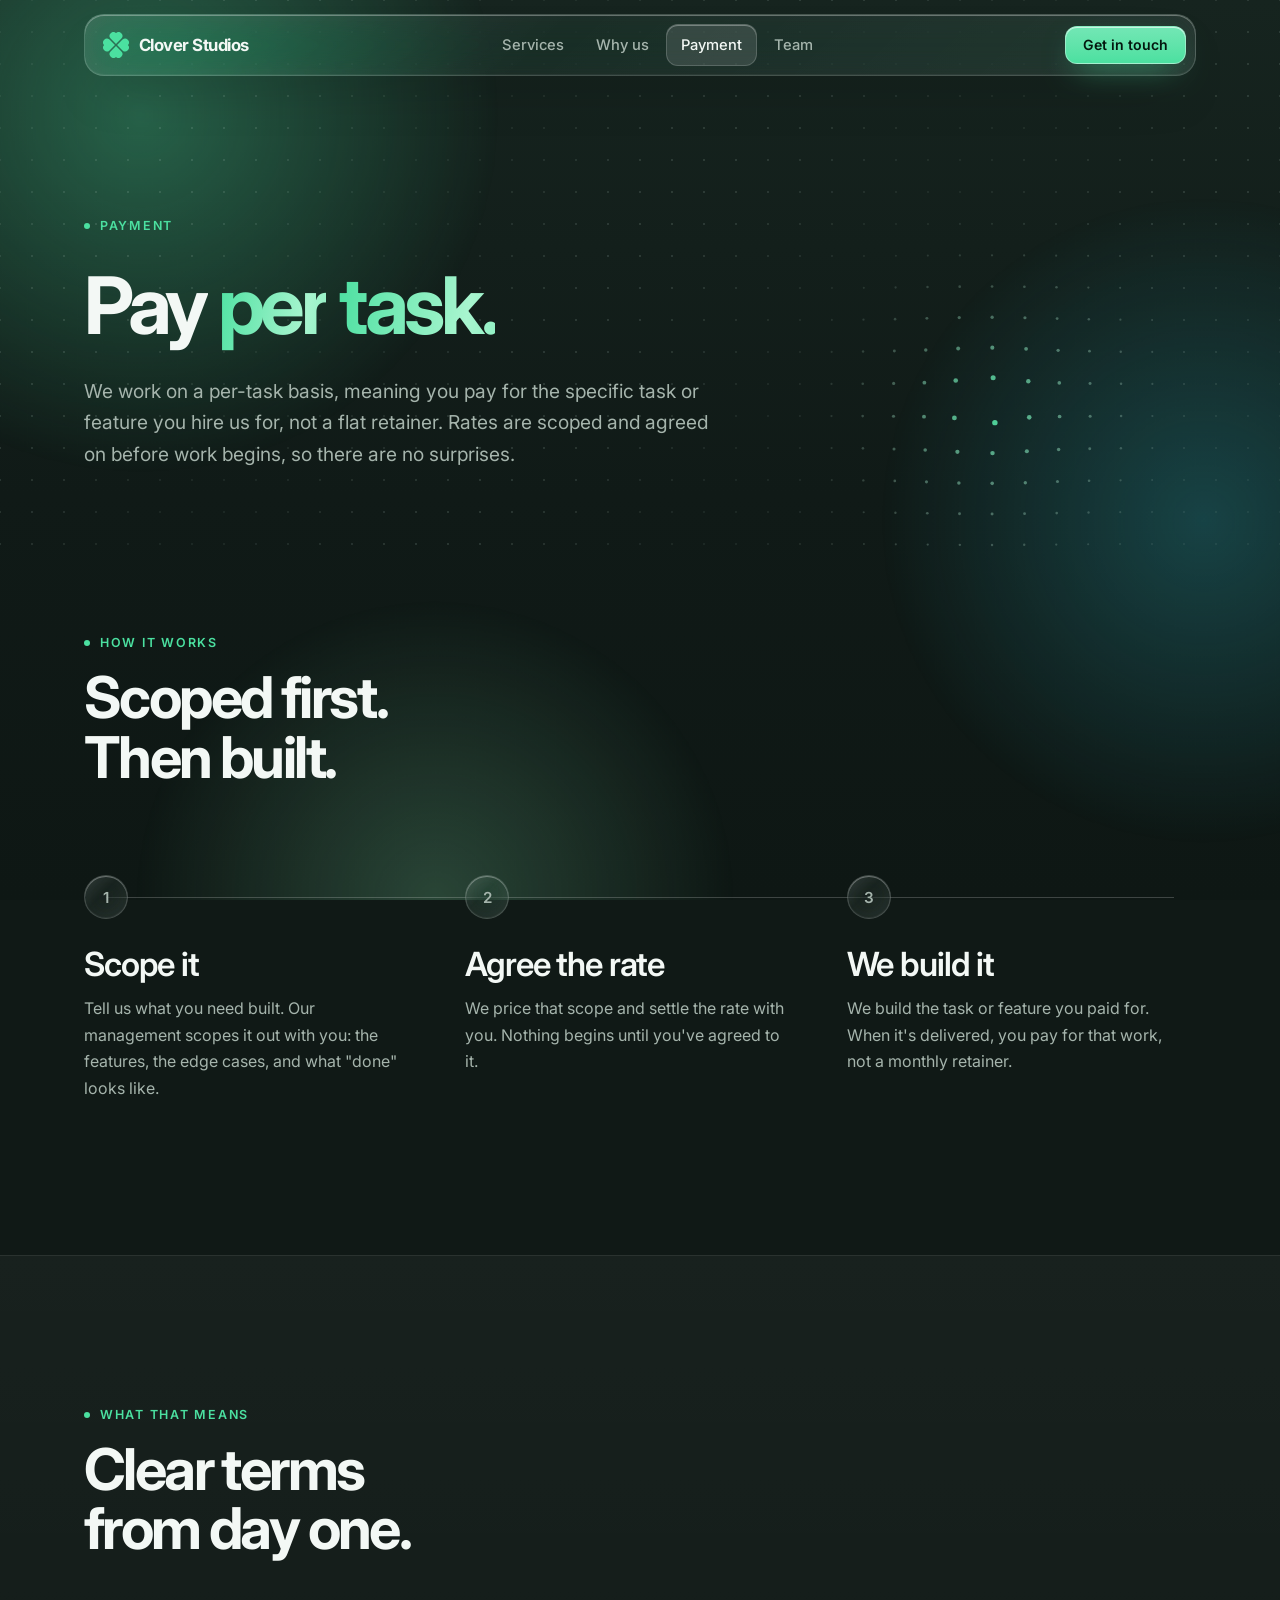
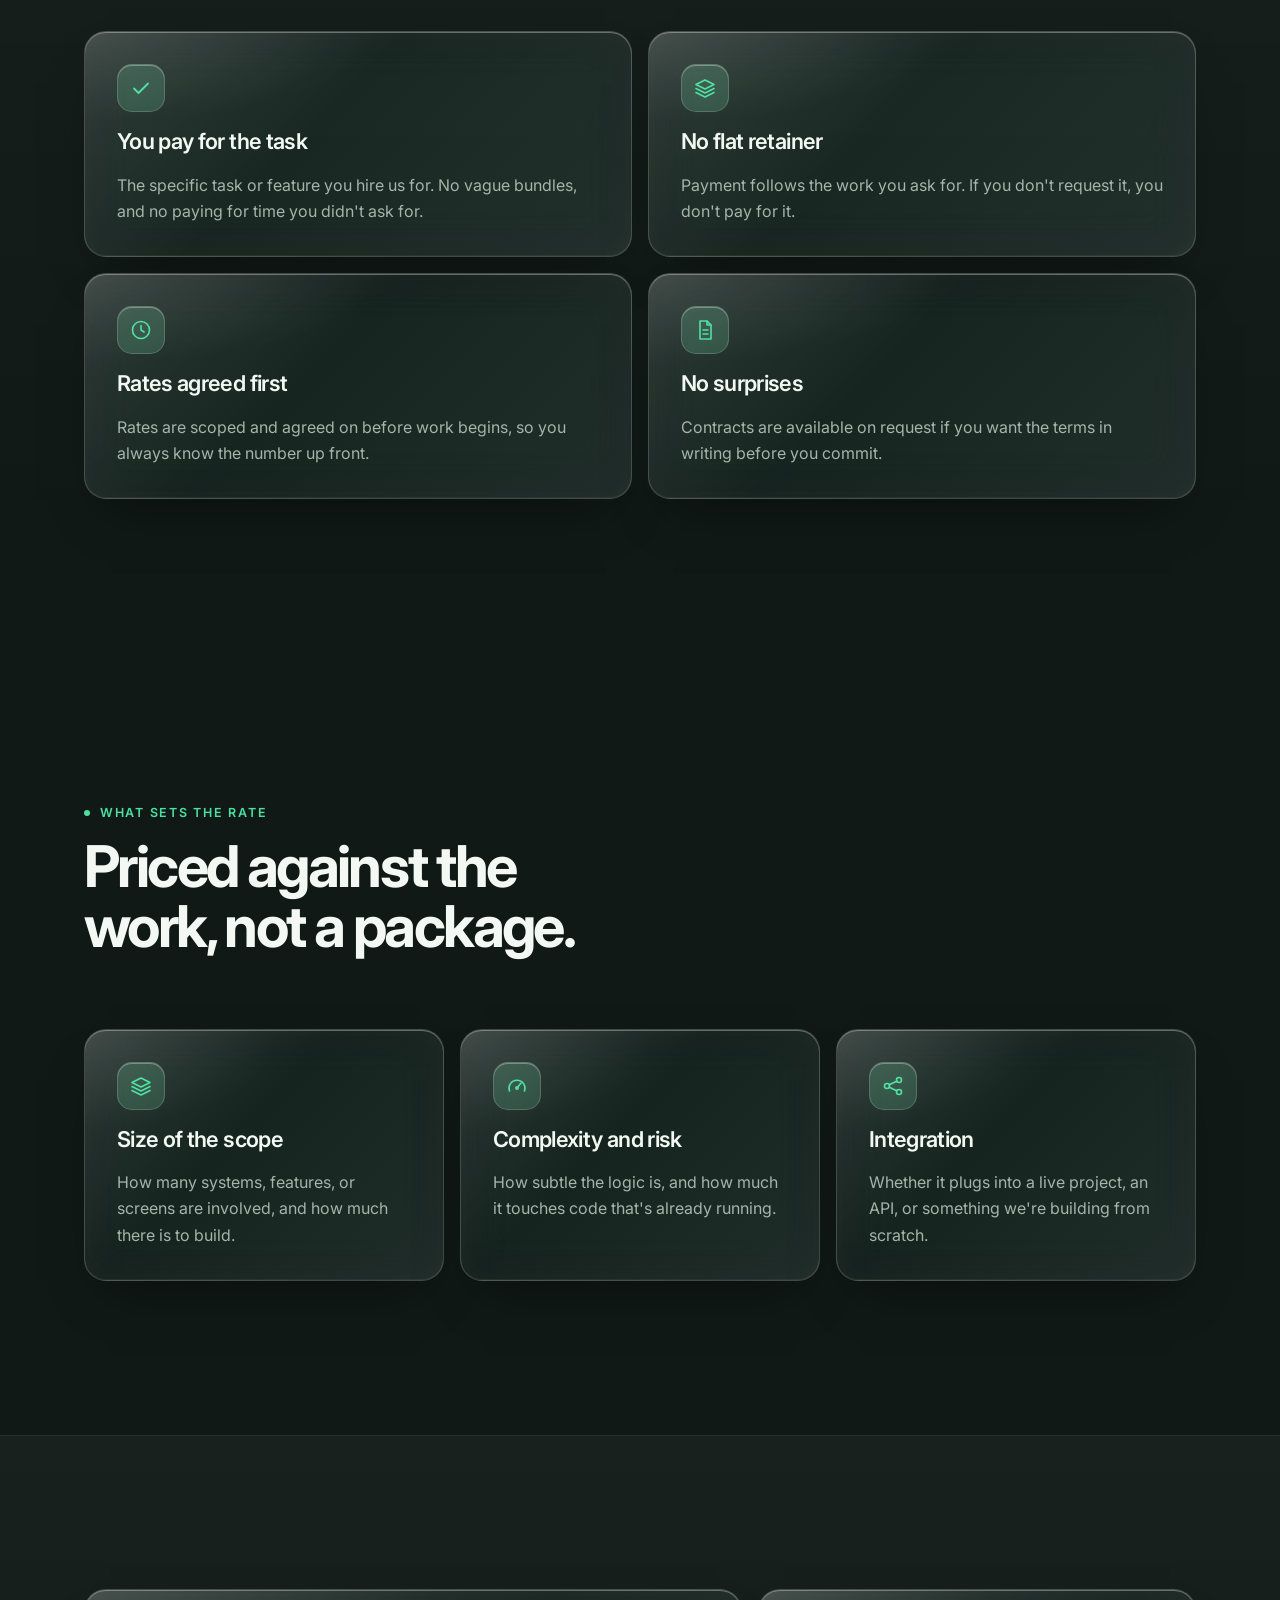
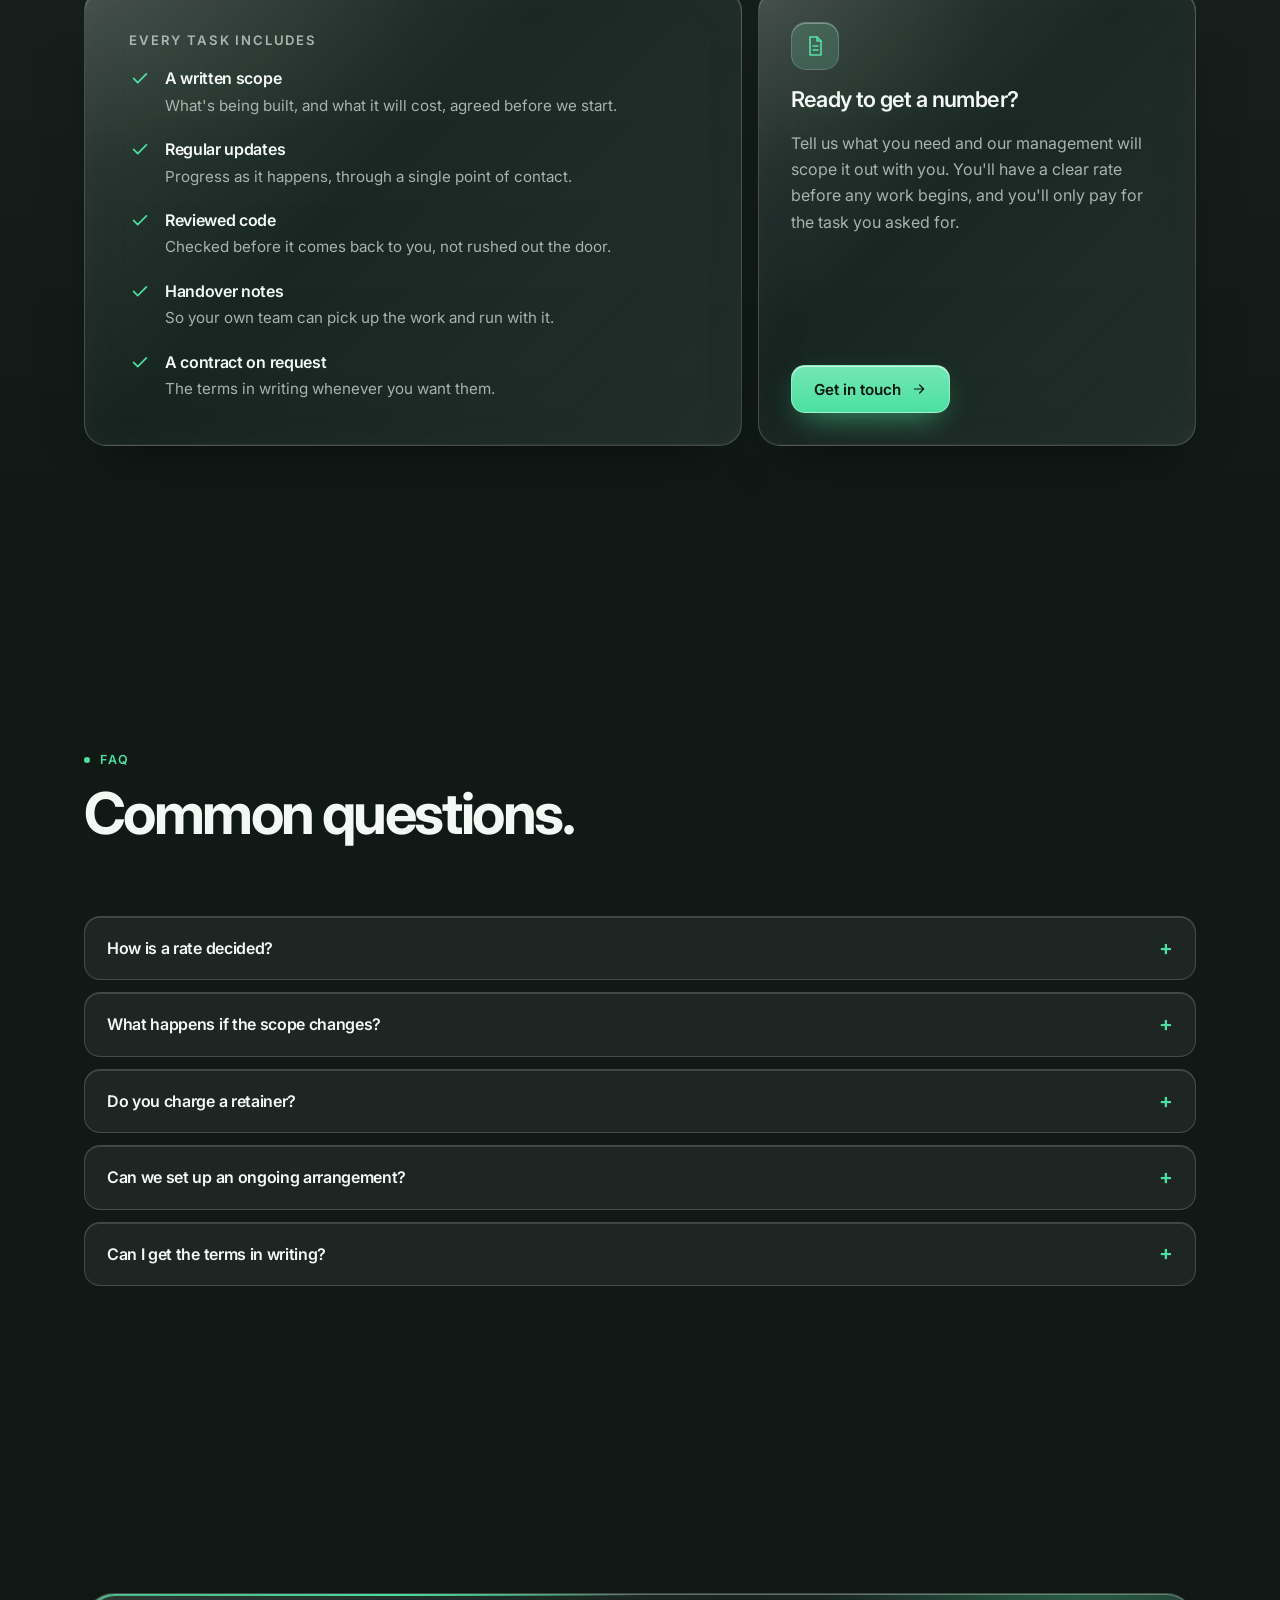
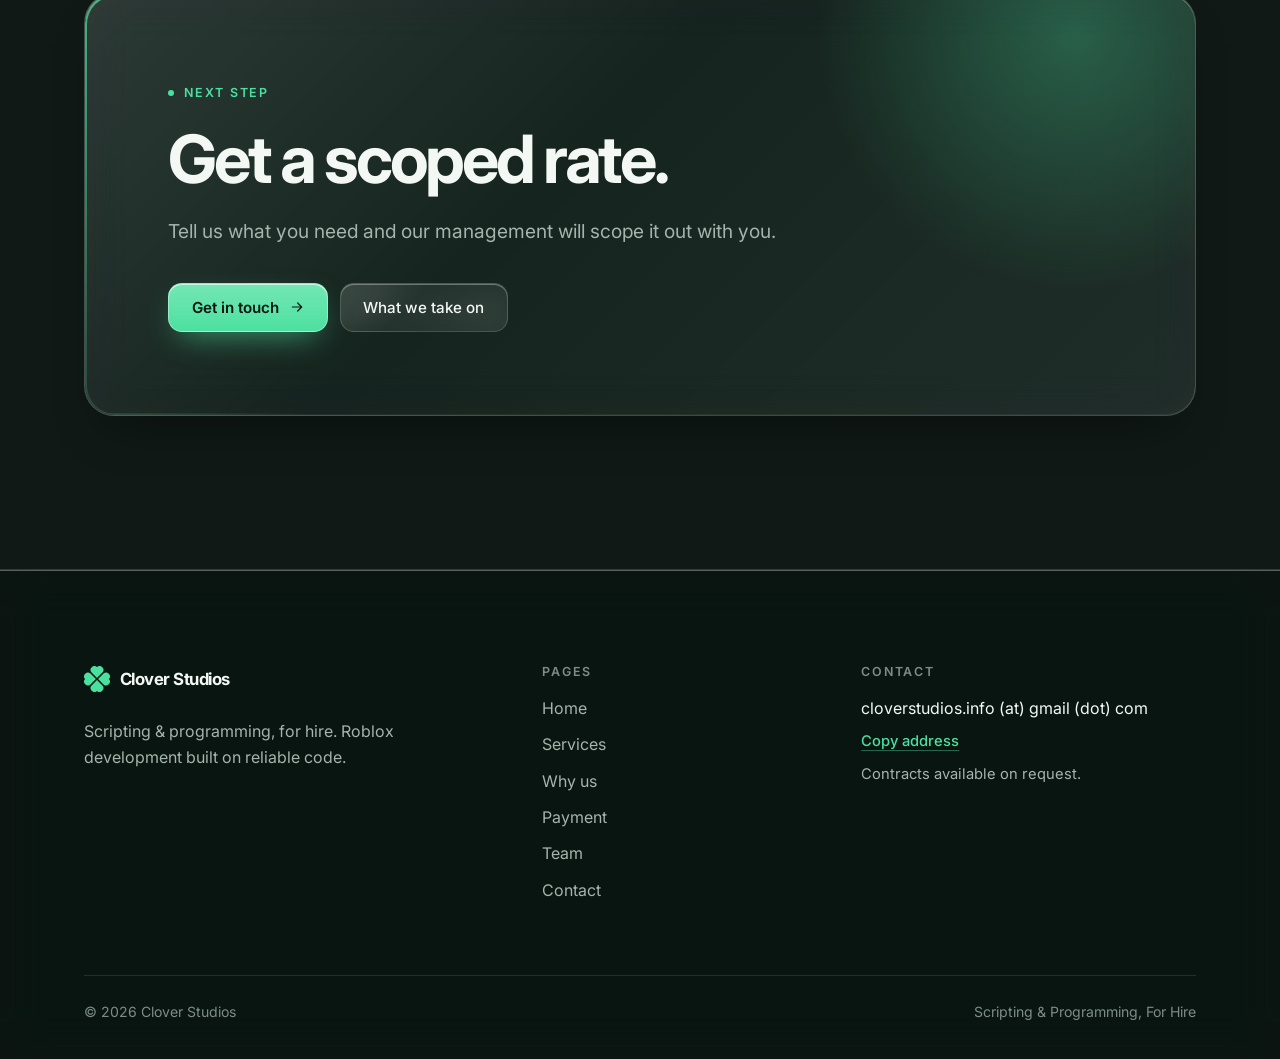
<file: payment.html>
<!doctype html>
<html lang="en">
<head>
<meta charset="utf-8">
<meta name="viewport" content="width=device-width, initial-scale=1, viewport-fit=cover">
<title>Payment | Clover Studios</title>
<meta name="description" content="Clover Studios works per task. Rates are scoped and agreed before work begins, with no flat retainer.">
<meta name="keywords" content="Roblox development pricing, per task Roblox payment, Roblox scripting cost, how payment works, Clover Studios">
<meta name="author" content="Clover Studios">
<meta name="robots" content="index, follow">
<link rel="canonical" href="https://cloverstudios.cc/payment.html">
<meta name="theme-color" content="#101916">
<meta property="og:type" content="website">
<meta property="og:site_name" content="Clover Studios">
<meta property="og:title" content="Payment | Clover Studios">
<meta property="og:description" content="Clover Studios works per task. Rates are scoped and agreed before work begins, with no flat retainer.">
<meta property="og:url" content="https://cloverstudios.cc/payment.html">
<meta property="og:image" content="https://cloverstudios.cc/assets/og.png">
<meta property="og:image:width" content="1200">
<meta property="og:image:height" content="630">
<meta property="og:image:alt" content="Clover Studios, scripting and programming for Roblox.">
<meta property="og:locale" content="en_US">
<meta name="twitter:card" content="summary_large_image">
<meta name="twitter:title" content="Payment | Clover Studios">
<meta name="twitter:description" content="Clover Studios works per task. Rates are scoped and agreed before work begins, with no flat retainer.">
<meta name="twitter:image" content="https://cloverstudios.cc/assets/og.png">
<style>html{color-scheme:dark}body{background:#101916}</style>
<link rel="icon" href="assets/favicon.svg" type="image/svg+xml">
<link rel="apple-touch-icon" href="assets/apple-touch-icon.png">
<link rel="manifest" href="site.webmanifest">
<link rel="preconnect" href="https://fonts.googleapis.com">
<link rel="preconnect" href="https://fonts.gstatic.com" crossorigin>
<link rel="stylesheet" href="https://fonts.googleapis.com/css2?family=Inter:wght@400;500;600;700&display=swap">
<link rel="stylesheet" href="css/style.css">
</head>
<body>
<svg width="0" height="0" style="position:absolute" aria-hidden="true" focusable="false">
  <defs>
    <symbol id="clover" viewBox="-12 -12 24 24">
      <g fill="currentColor">
        <path transform="translate(0,-1)" d="M0 0L-5-5A3.54 3.54 0 0 1 0-10A3.54 3.54 0 0 1 5-5Z"/>
        <path transform="rotate(90) translate(0,-1)" d="M0 0L-5-5A3.54 3.54 0 0 1 0-10A3.54 3.54 0 0 1 5-5Z"/>
        <path transform="rotate(180) translate(0,-1)" d="M0 0L-5-5A3.54 3.54 0 0 1 0-10A3.54 3.54 0 0 1 5-5Z"/>
        <path transform="rotate(270) translate(0,-1)" d="M0 0L-5-5A3.54 3.54 0 0 1 0-10A3.54 3.54 0 0 1 5-5Z"/>
      </g>
    </symbol>
    <symbol id="arrow" viewBox="0 0 24 24"><g fill="none" stroke="currentColor" stroke-width="1.8" stroke-linecap="round" stroke-linejoin="round"><path d="M5 12h14M13 6l6 6-6 6"/></g></symbol>
    <symbol id="i-check" viewBox="0 0 24 24"><g fill="none" stroke="currentColor" stroke-width="1.8" stroke-linecap="round" stroke-linejoin="round"><path d="M5 12.5l4.5 4.5L19 7.5"/></g></symbol>
    <symbol id="i-cube" viewBox="0 0 24 24"><g fill="none" stroke="currentColor" stroke-width="1.6" stroke-linecap="round" stroke-linejoin="round"><path d="M12 3l8 4.5v9L12 21l-8-4.5v-9L12 3z"/><path d="M12 12l8-4.5M12 12L4 7.5M12 12v9"/></g></symbol>
    <symbol id="i-db" viewBox="0 0 24 24"><g fill="none" stroke="currentColor" stroke-width="1.6" stroke-linecap="round" stroke-linejoin="round"><ellipse cx="12" cy="6" rx="7" ry="3"/><path d="M5 6v6c0 1.7 3.1 3 7 3s7-1.3 7-3V6M5 12v6c0 1.7 3.1 3 7 3s7-1.3 7-3v-6"/></g></symbol>
    <symbol id="i-net" viewBox="0 0 24 24"><g fill="none" stroke="currentColor" stroke-width="1.6" stroke-linecap="round" stroke-linejoin="round"><circle cx="6" cy="12" r="2.5"/><circle cx="18" cy="6" r="2.5"/><circle cx="18" cy="18" r="2.5"/><path d="M8.2 10.8l7.6-3.6M8.2 13.2l7.6 3.6"/></g></symbol>
    <symbol id="i-sliders" viewBox="0 0 24 24"><g fill="none" stroke="currentColor" stroke-width="1.6" stroke-linecap="round" stroke-linejoin="round"><path d="M4 7h10M18 7h2M4 17h2M10 17h10"/><circle cx="16" cy="7" r="2"/><circle cx="8" cy="17" r="2"/></g></symbol>
    <symbol id="i-gauge" viewBox="0 0 24 24"><g fill="none" stroke="currentColor" stroke-width="1.6" stroke-linecap="round" stroke-linejoin="round"><path d="M4.5 17a8 8 0 1 1 15 0"/><path d="M12 14l4-5"/><circle cx="12" cy="14" r="1.2"/></g></symbol>
    <symbol id="i-shield" viewBox="0 0 24 24"><g fill="none" stroke="currentColor" stroke-width="1.6" stroke-linecap="round" stroke-linejoin="round"><path d="M12 3l7 3v5c0 4.5-3 8-7 10-4-2-7-5.5-7-10V6l7-3z"/><path d="M9 12l2 2 4-4"/></g></symbol>
    <symbol id="i-chat" viewBox="0 0 24 24"><g fill="none" stroke="currentColor" stroke-width="1.6" stroke-linecap="round" stroke-linejoin="round"><path d="M5 6h14a1 1 0 0 1 1 1v8a1 1 0 0 1-1 1h-8l-4 3v-3H5a1 1 0 0 1-1-1V7a1 1 0 0 1 1-1z"/><path d="M8 10h8M8 13h5"/></g></symbol>
    <symbol id="i-web" viewBox="0 0 24 24"><g fill="none" stroke="currentColor" stroke-width="1.6" stroke-linecap="round" stroke-linejoin="round"><rect x="3" y="5" width="18" height="14" rx="2"/><path d="M3 9.5h18M7 7.3h.01M10 7.3h.01"/></g></symbol>
    <symbol id="i-people" viewBox="0 0 24 24"><g fill="none" stroke="currentColor" stroke-width="1.6" stroke-linecap="round" stroke-linejoin="round"><circle cx="9" cy="9" r="3"/><path d="M3.5 19c.6-3 2.8-4.5 5.5-4.5s4.9 1.5 5.5 4.5"/><circle cx="17" cy="10" r="2.2"/><path d="M16 14.6c2.3-.2 4 1 4.5 3.4"/></g></symbol>
    <symbol id="i-clock" viewBox="0 0 24 24"><g fill="none" stroke="currentColor" stroke-width="1.6" stroke-linecap="round" stroke-linejoin="round"><circle cx="12" cy="12" r="8.5"/><path d="M12 7.5V12l3 2"/></g></symbol>
    <symbol id="i-doc" viewBox="0 0 24 24"><g fill="none" stroke="currentColor" stroke-width="1.6" stroke-linecap="round" stroke-linejoin="round"><path d="M7 3h7l4 4v14H7z"/><path d="M14 3v4h4M10 12h5M10 16h5"/></g></symbol>
    <symbol id="i-layers" viewBox="0 0 24 24"><g fill="none" stroke="currentColor" stroke-width="1.6" stroke-linecap="round" stroke-linejoin="round"><path d="M12 4l9 4.5-9 4.5-9-4.5L12 4z"/><path d="M3 12.5l9 4.5 9-4.5M3 16.5l9 4.5 9-4.5"/></g></symbol>
  </defs>
</svg>

<div class="bgfx" aria-hidden="true"><i class="b1"></i><i class="b2"></i><i class="b3"></i></div>

<header class="nav" id="nav">
  <div class="nav-in">
    <a class="brand" href="index.html" aria-label="Clover Studios home">
      <svg class="i" aria-hidden="true"><use href="#clover"/></svg>
      <span>Clover Studios</span>
    </a>
    <nav class="links" aria-label="Primary">
      <span class="ind" aria-hidden="true"></span>
      <a href="services.html">Services</a>
      <a href="why-us.html">Why us</a>
      <a href="payment.html" aria-current="page">Payment</a>
      <a href="team.html">Team</a>
    </nav>
    <div class="nav-r">
      <a class="btn btn-primary btn-sm cta-nav" href="contact.html">Get in touch</a>
      <button class="menubtn" id="menubtn" type="button" aria-expanded="false" aria-controls="navmenu" aria-label="Menu"><span></span><span></span></button>
    </div>
  </div>
</header>

<div class="navmenu" id="navmenu">
  <a href="index.html">Home</a>
  <a href="services.html">Services</a>
  <a href="why-us.html">Why us</a>
  <a href="payment.html">Payment</a>
  <a href="team.html">Team</a>
  <a href="contact.html">Contact</a>
</div>

<div class="page">
<main>
<header class="hero hero-sm">
  <canvas id="grid" aria-hidden="true"></canvas>
  <div class="wrap hero-in">
    <p class="eyebrow hrise" style="--i:0">Payment</p>
    <h1 class="h1" aria-label="Pay per task."><span aria-hidden="true"><span class="wm"><span class="wi" style="--i:1">Pay</span></span> <span class="wm"><span class="wi grad" style="--i:2">per</span></span> <span class="wm"><span class="wi grad" style="--i:3">task.</span></span></span></h1>
    <p class="lead hrise" style="--i:3">We work on a per-task basis, meaning you pay for the specific task or feature you hire us for, not a flat retainer. Rates are scoped and agreed on before work begins, so there are no surprises.</p>
  </div>
</header>

<section class="sec" style="padding-top:clamp(32px,5vw,64px)">
  <div class="wrap">
    <div class="sec-head rv">
      <div>
        <p class="eyebrow">How it works</p>
        <h2 class="h2">Scoped first. Then built.</h2>
      </div>
    </div>
    <div class="tl tl-big">
      <div class="tl-line" aria-hidden="true"><div class="tl-fill"></div></div>
      <div class="tstep"><span class="node" aria-hidden="true">1</span><h3>Scope it</h3><p>Tell us what you need built. Our management scopes it out with you: the features, the edge cases, and what "done" looks like.</p></div>
      <div class="tstep"><span class="node" aria-hidden="true">2</span><h3>Agree the rate</h3><p>We price that scope and settle the rate with you. Nothing begins until you've agreed to it.</p></div>
      <div class="tstep"><span class="node" aria-hidden="true">3</span><h3>We build it</h3><p>We build the task or feature you paid for. When it's delivered, you pay for that work, not a monthly retainer.</p></div>
    </div>
  </div>
</section>

<section class="sec band">
  <div class="wrap">
    <div class="sec-head rv">
      <div>
        <p class="eyebrow">What that means</p>
        <h2 class="h2">Clear terms from day one.</h2>
      </div>
    </div>
    <div class="grid2 stagger">
      <div class="card point">
        <span class="ico"><svg class="i" aria-hidden="true"><use href="#i-check"/></svg></span>
        <h3>You pay for the task</h3>
        <p>The specific task or feature you hire us for. No vague bundles, and no paying for time you didn't ask for.</p>
      </div>
      <div class="card point">
        <span class="ico"><svg class="i" aria-hidden="true"><use href="#i-layers"/></svg></span>
        <h3>No flat retainer</h3>
        <p>Payment follows the work you ask for. If you don't request it, you don't pay for it.</p>
      </div>
      <div class="card point">
        <span class="ico"><svg class="i" aria-hidden="true"><use href="#i-clock"/></svg></span>
        <h3>Rates agreed first</h3>
        <p>Rates are scoped and agreed on before work begins, so you always know the number up front.</p>
      </div>
      <div class="card point">
        <span class="ico"><svg class="i" aria-hidden="true"><use href="#i-doc"/></svg></span>
        <h3>No surprises</h3>
        <p>Contracts are available on request if you want the terms in writing before you commit.</p>
      </div>
    </div>
  </div>
</section>

<section class="sec">
  <div class="wrap">
    <div class="sec-head rv">
      <div>
        <p class="eyebrow">What sets the rate</p>
        <h2 class="h2">Priced against the work, not a package.</h2>
      </div>
    </div>
    <div class="grid3 stagger">
      <div class="card point">
        <span class="ico"><svg class="i" aria-hidden="true"><use href="#i-layers"/></svg></span>
        <h3>Size of the scope</h3>
        <p>How many systems, features, or screens are involved, and how much there is to build.</p>
      </div>
      <div class="card point">
        <span class="ico"><svg class="i" aria-hidden="true"><use href="#i-gauge"/></svg></span>
        <h3>Complexity and risk</h3>
        <p>How subtle the logic is, and how much it touches code that's already running.</p>
      </div>
      <div class="card point">
        <span class="ico"><svg class="i" aria-hidden="true"><use href="#i-net"/></svg></span>
        <h3>Integration</h3>
        <p>Whether it plugs into a live project, an API, or something we're building from scratch.</p>
      </div>
    </div>
  </div>
</section>

<section class="sec band">
  <div class="wrap">
    <div class="contact-lay">
      <div class="card incl rv">
        <h2>Every task includes</h2>
        <ul class="stagger" style="display:grid;gap:18px">
          <li><svg aria-hidden="true"><use href="#i-check"/></svg><div><b>A written scope</b><span>What's being built, and what it will cost, agreed before we start.</span></div></li>
          <li><svg aria-hidden="true"><use href="#i-check"/></svg><div><b>Regular updates</b><span>Progress as it happens, through a single point of contact.</span></div></li>
          <li><svg aria-hidden="true"><use href="#i-check"/></svg><div><b>Reviewed code</b><span>Checked before it comes back to you, not rushed out the door.</span></div></li>
          <li><svg aria-hidden="true"><use href="#i-check"/></svg><div><b>Handover notes</b><span>So your own team can pick up the work and run with it.</span></div></li>
          <li><svg aria-hidden="true"><use href="#i-check"/></svg><div><b>A contract on request</b><span>The terms in writing whenever you want them.</span></div></li>
        </ul>
      </div>
      <div class="card point rv" style="--d:.1s">
        <span class="ico"><svg class="i" aria-hidden="true"><use href="#i-doc"/></svg></span>
        <h3>Ready to get a number?</h3>
        <p>Tell us what you need and our management will scope it out with you. You'll have a clear rate before any work begins, and you'll only pay for the task you asked for.</p>
        <div class="cta" style="margin-top:auto">
          <a class="btn btn-primary" href="contact.html">Get in touch <svg class="arr" aria-hidden="true"><use href="#arrow"/></svg></a>
        </div>
      </div>
    </div>
  </div>
</section>

<section class="sec">
  <div class="wrap">
    <div class="sec-head rv">
      <div>
        <p class="eyebrow">FAQ</p>
        <h2 class="h2">Common questions.</h2>
      </div>
    </div>
    <div class="faq stagger">
      <details>
        <summary>How is a rate decided?</summary>
        <p>The scope decides it. We look at the size of the work, how complex it is, and how much it has to integrate with, then agree the rate with you before anything starts.</p>
      </details>
      <details>
        <summary>What happens if the scope changes?</summary>
        <p>If the work grows beyond what we scoped, we agree the new scope and rate with you before doing any of it. You won't be charged for changes you didn't approve.</p>
      </details>
      <details>
        <summary>Do you charge a retainer?</summary>
        <p>No. There's no flat retainer to keep us on standby. You pay per task, for the specific work you ask us to do.</p>
      </details>
      <details>
        <summary>Can we set up an ongoing arrangement?</summary>
        <p>Yes. If you want steady support rather than one-off tasks, ongoing contracts are available and can be scoped the same way.</p>
      </details>
      <details>
        <summary>Can I get the terms in writing?</summary>
        <p>Contracts are available on request. Just ask and we'll put the scope, deliverables, and rate in writing before work begins.</p>
      </details>
    </div>
  </div>
</section>

<section class="sec">
  <div class="wrap">
    <div class="cta-card rv">
      <p class="eyebrow">Next step</p>
      <h2 style="margin-top:22px">Get a scoped rate.</h2>
      <p class="lead">Tell us what you need and our management will scope it out with you.</p>
      <div class="cta">
        <a class="btn btn-primary" href="contact.html">Get in touch <svg class="arr" aria-hidden="true"><use href="#arrow"/></svg></a>
        <a class="btn btn-ghost" href="services.html">What we take on</a>
      </div>
    </div>
  </div>
</section>
</main>

<footer class="foot">
  <div class="wrap">
    <div class="foot-top">
      <div class="foot-brand">
        <a class="brand" href="index.html"><svg class="i" aria-hidden="true"><use href="#clover"/></svg><span>Clover Studios</span></a>
        <p>Scripting &amp; programming, for hire. Roblox development built on reliable code.</p>
      </div>
      <nav class="foot-col" aria-label="Pages">
        <h3>Pages</h3>
        <a href="index.html">Home</a>
        <a href="services.html">Services</a>
        <a href="why-us.html">Why us</a>
        <a href="payment.html">Payment</a>
        <a href="team.html">Team</a>
        <a href="contact.html">Contact</a>
      </nav>
      <div class="foot-col">
        <h3>Contact</h3>
        <p class="foot-mail">cloverstudios.info (at) gmail (dot) com</p>
        <button class="link-btn copy-mail" type="button">Copy address</button>
        <p class="foot-note">Contracts available on request.</p>
      </div>
    </div>
    <div class="foot-bottom">
      <span>&copy; 2026 Clover Studios</span>
      <span>Scripting &amp; Programming, For Hire</span>
    </div>
  </div>
</footer>
</div>

<script src="js/vendor/lenis.min.js"></script>
<script src="js/main.js"></script>
</body>
</html>
</file>
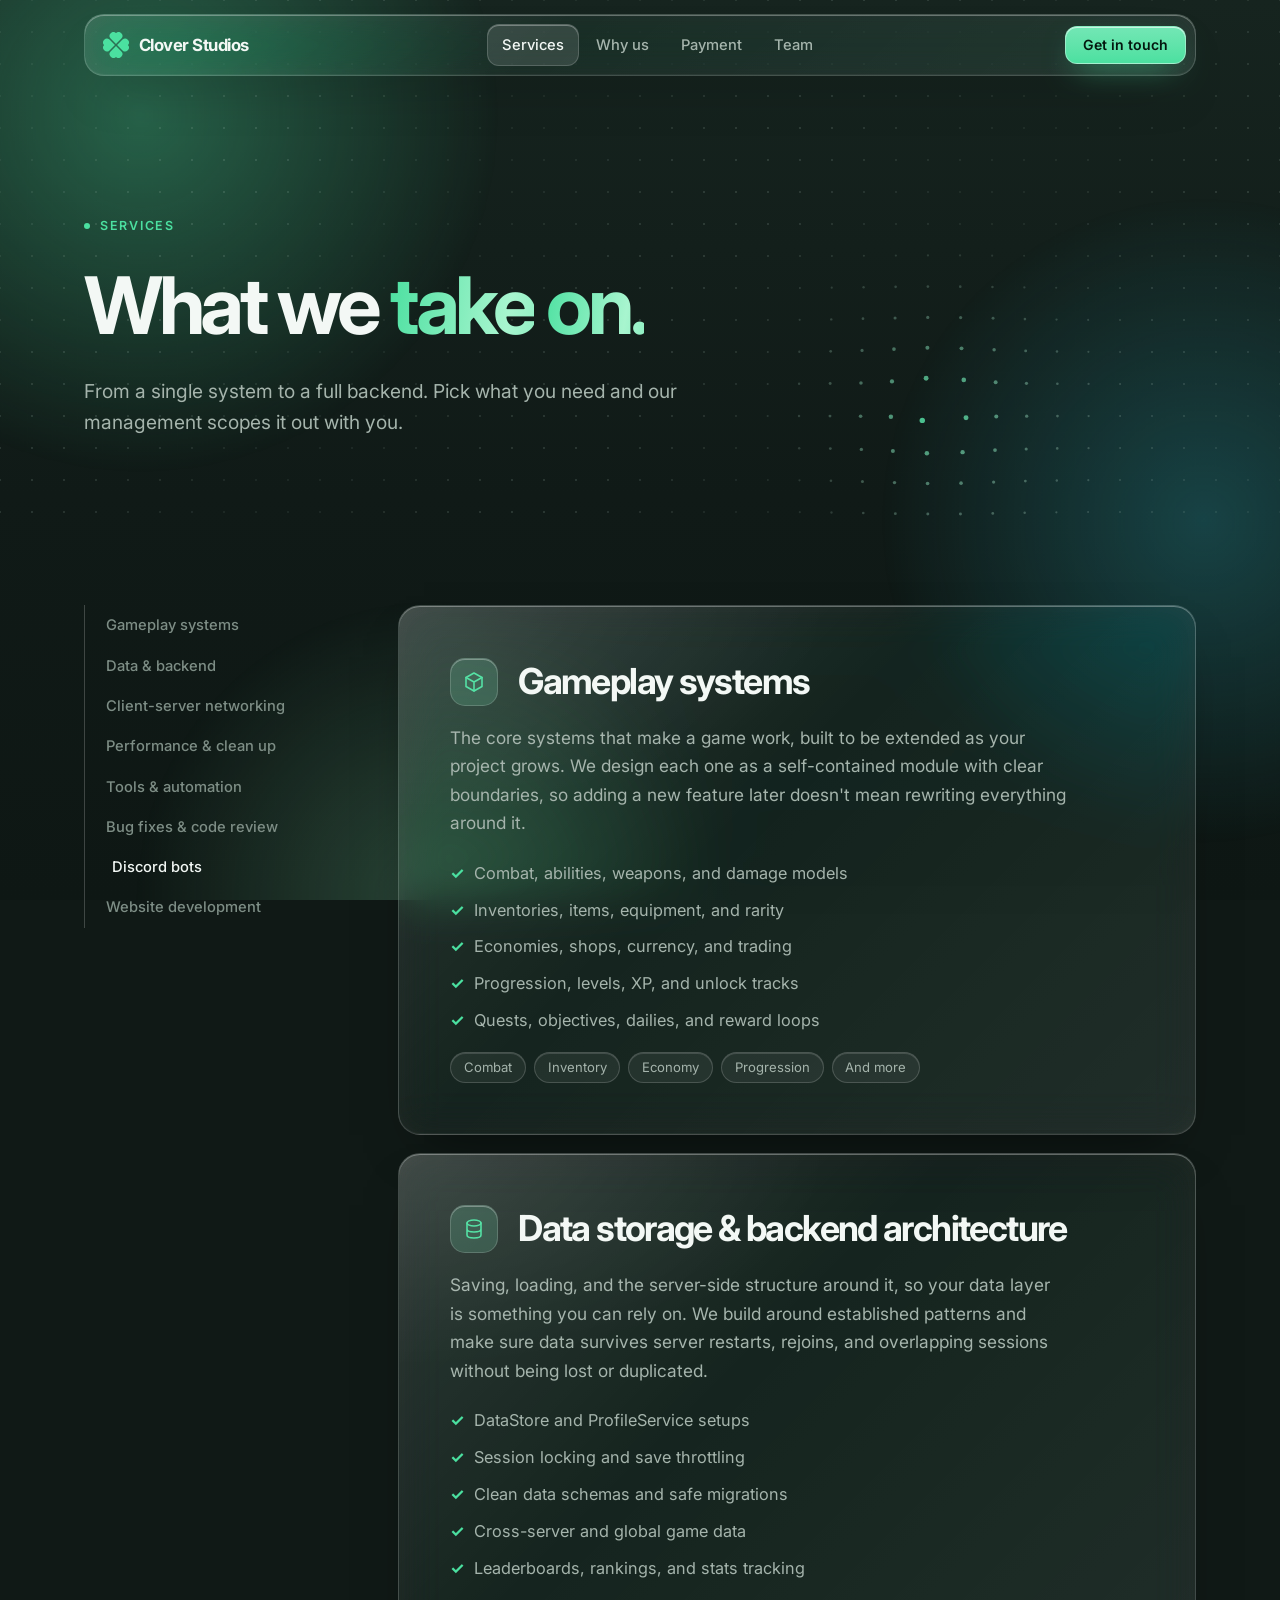
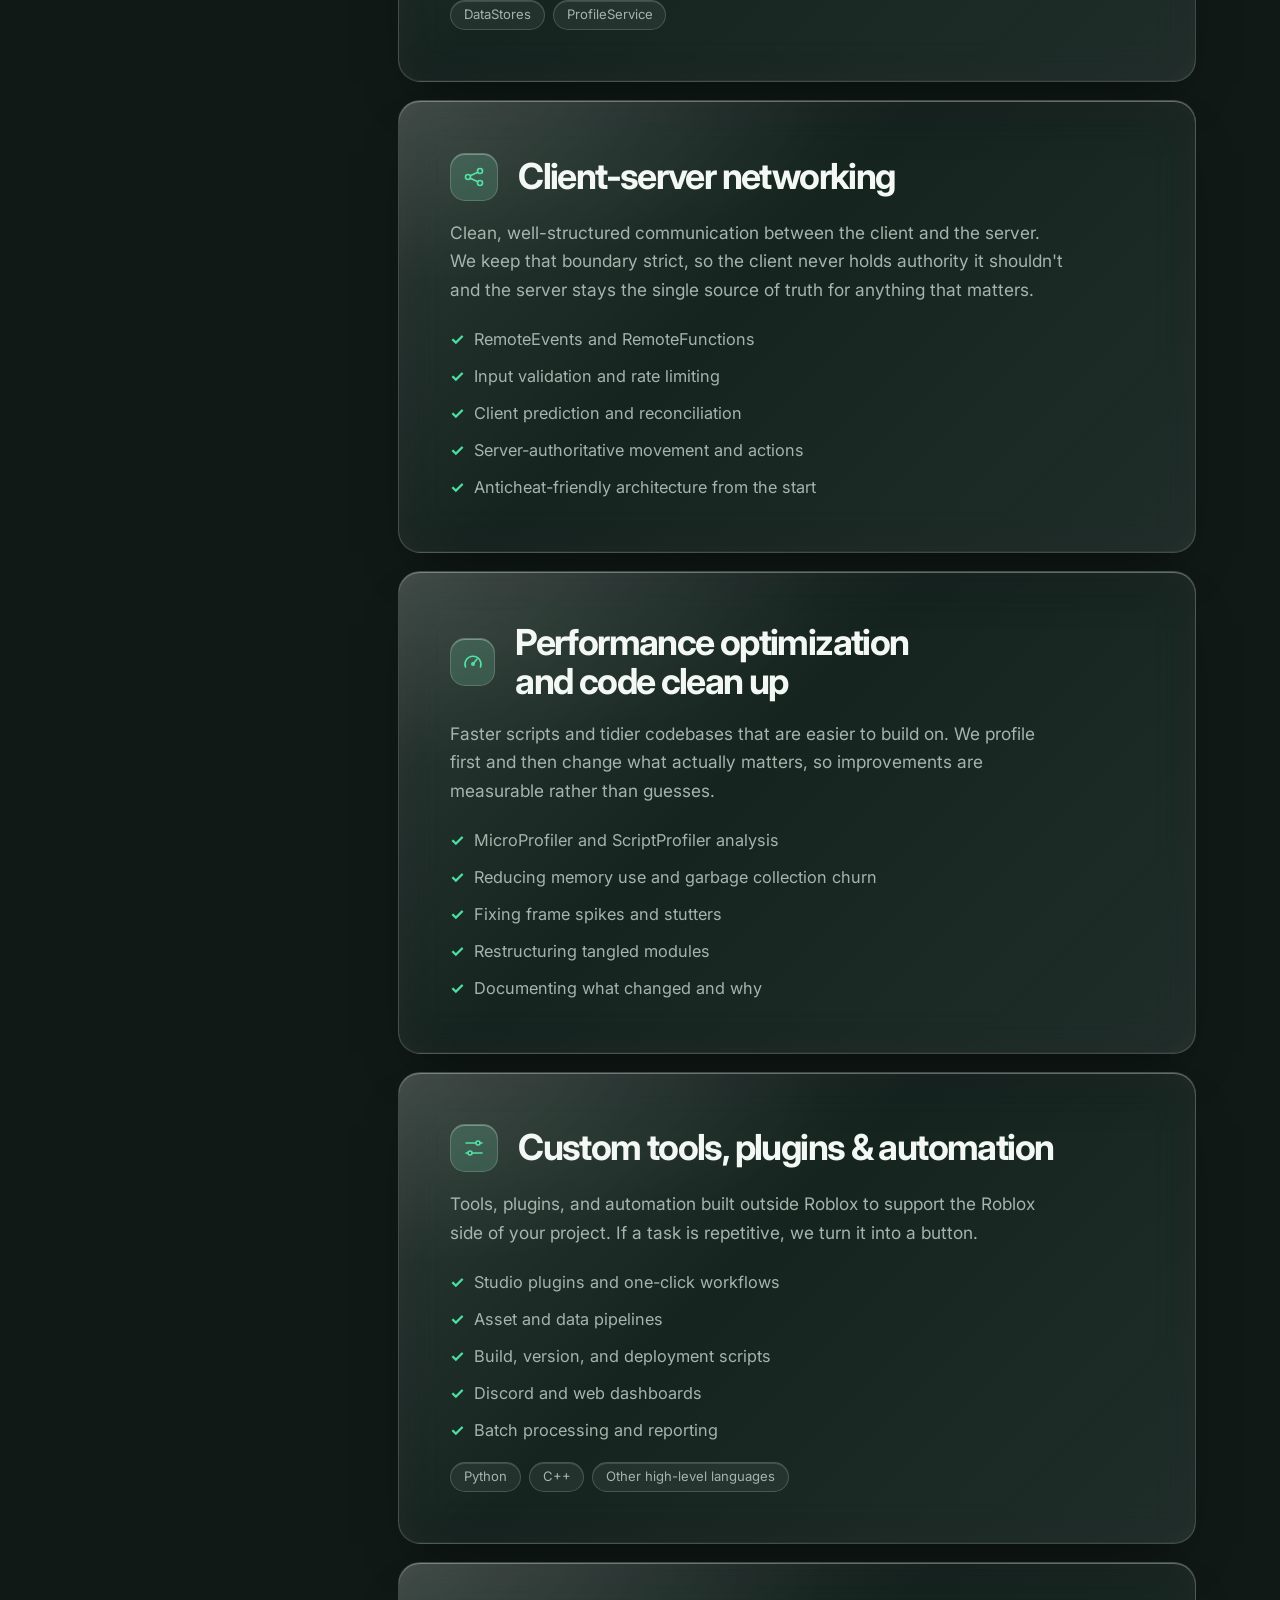
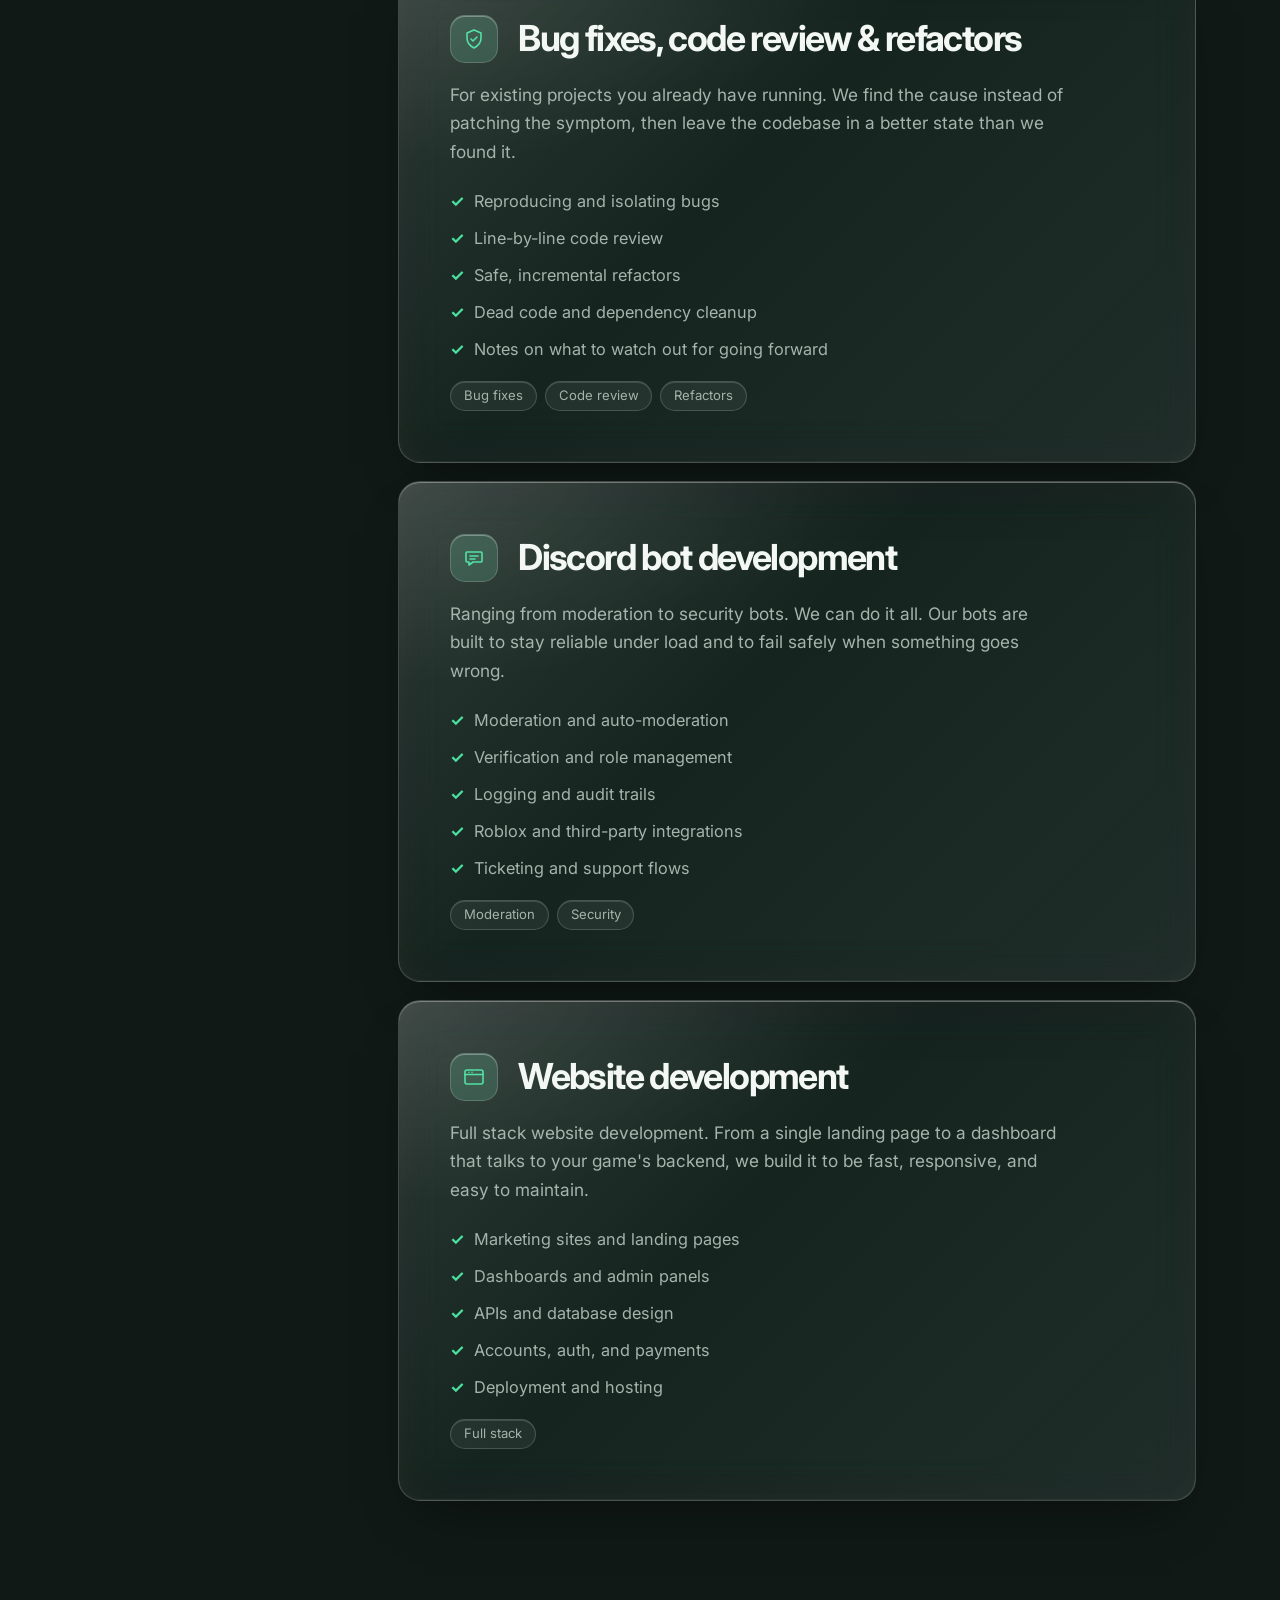
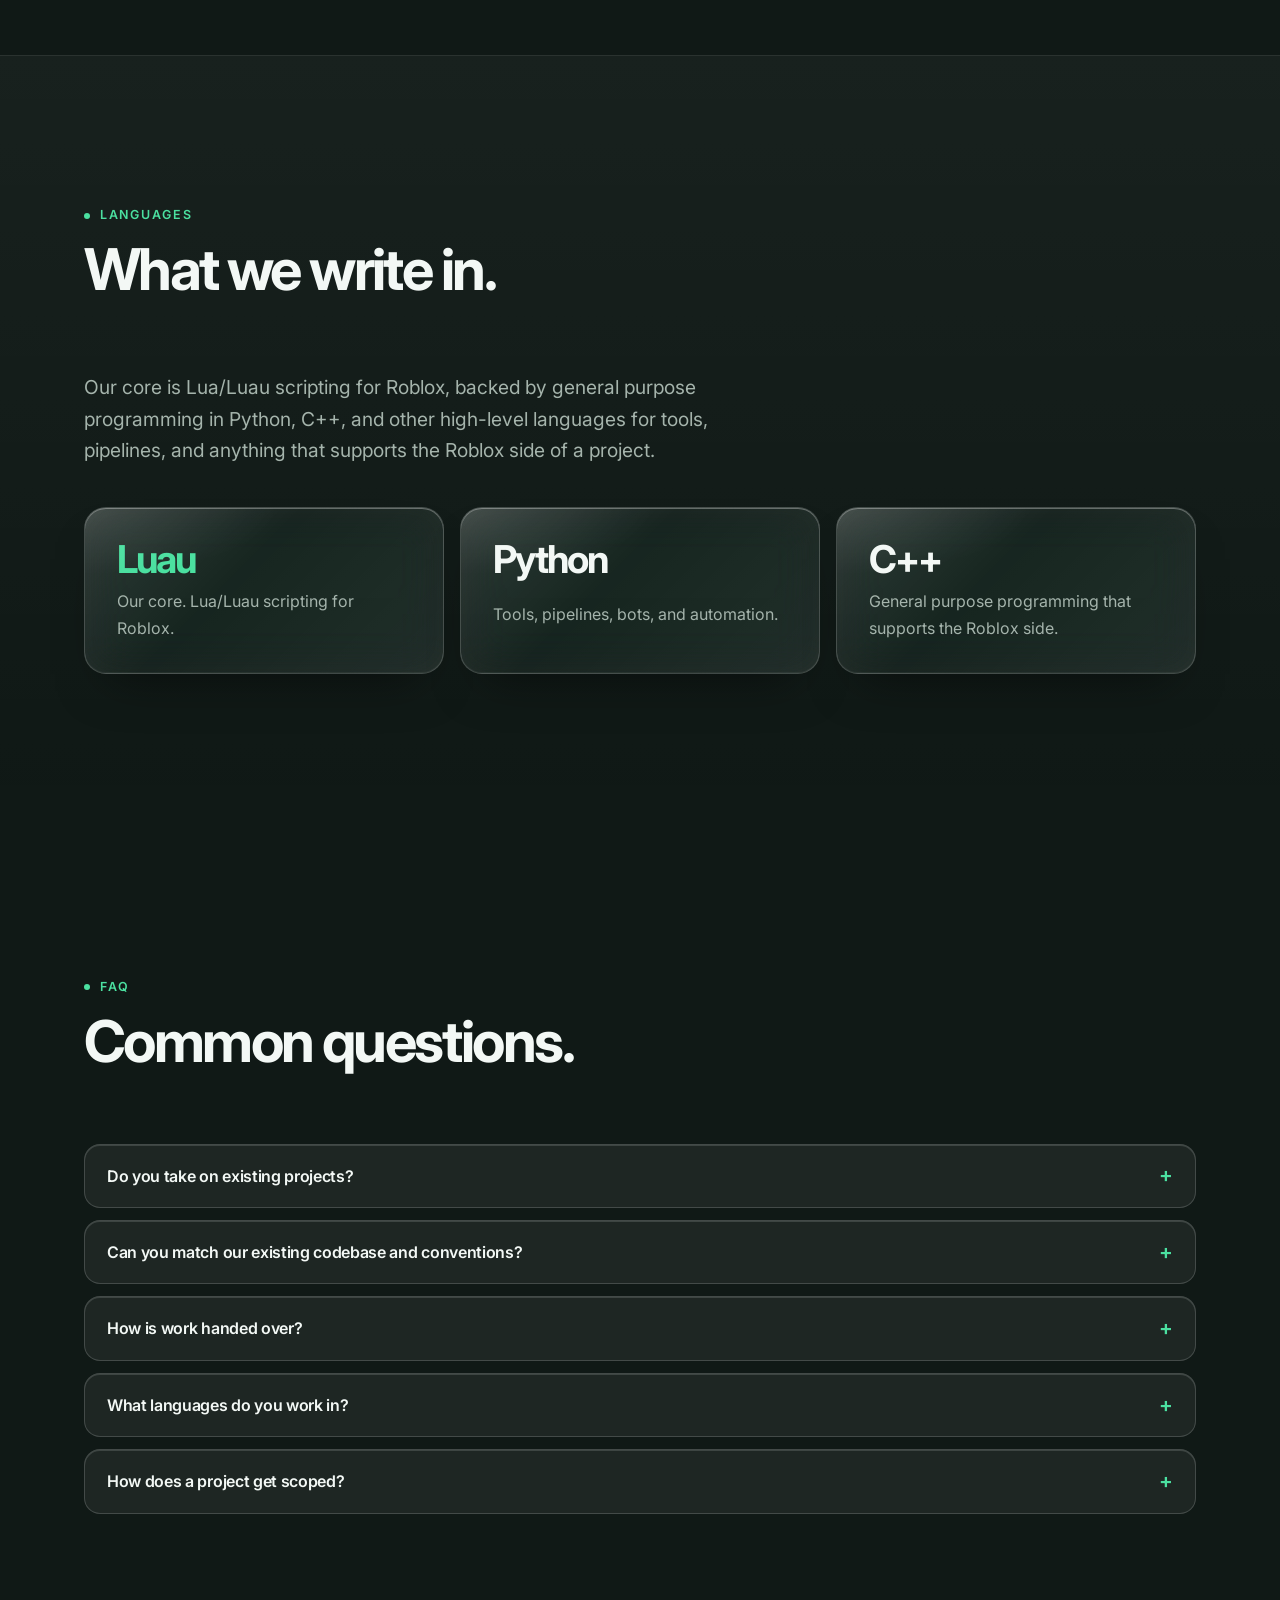
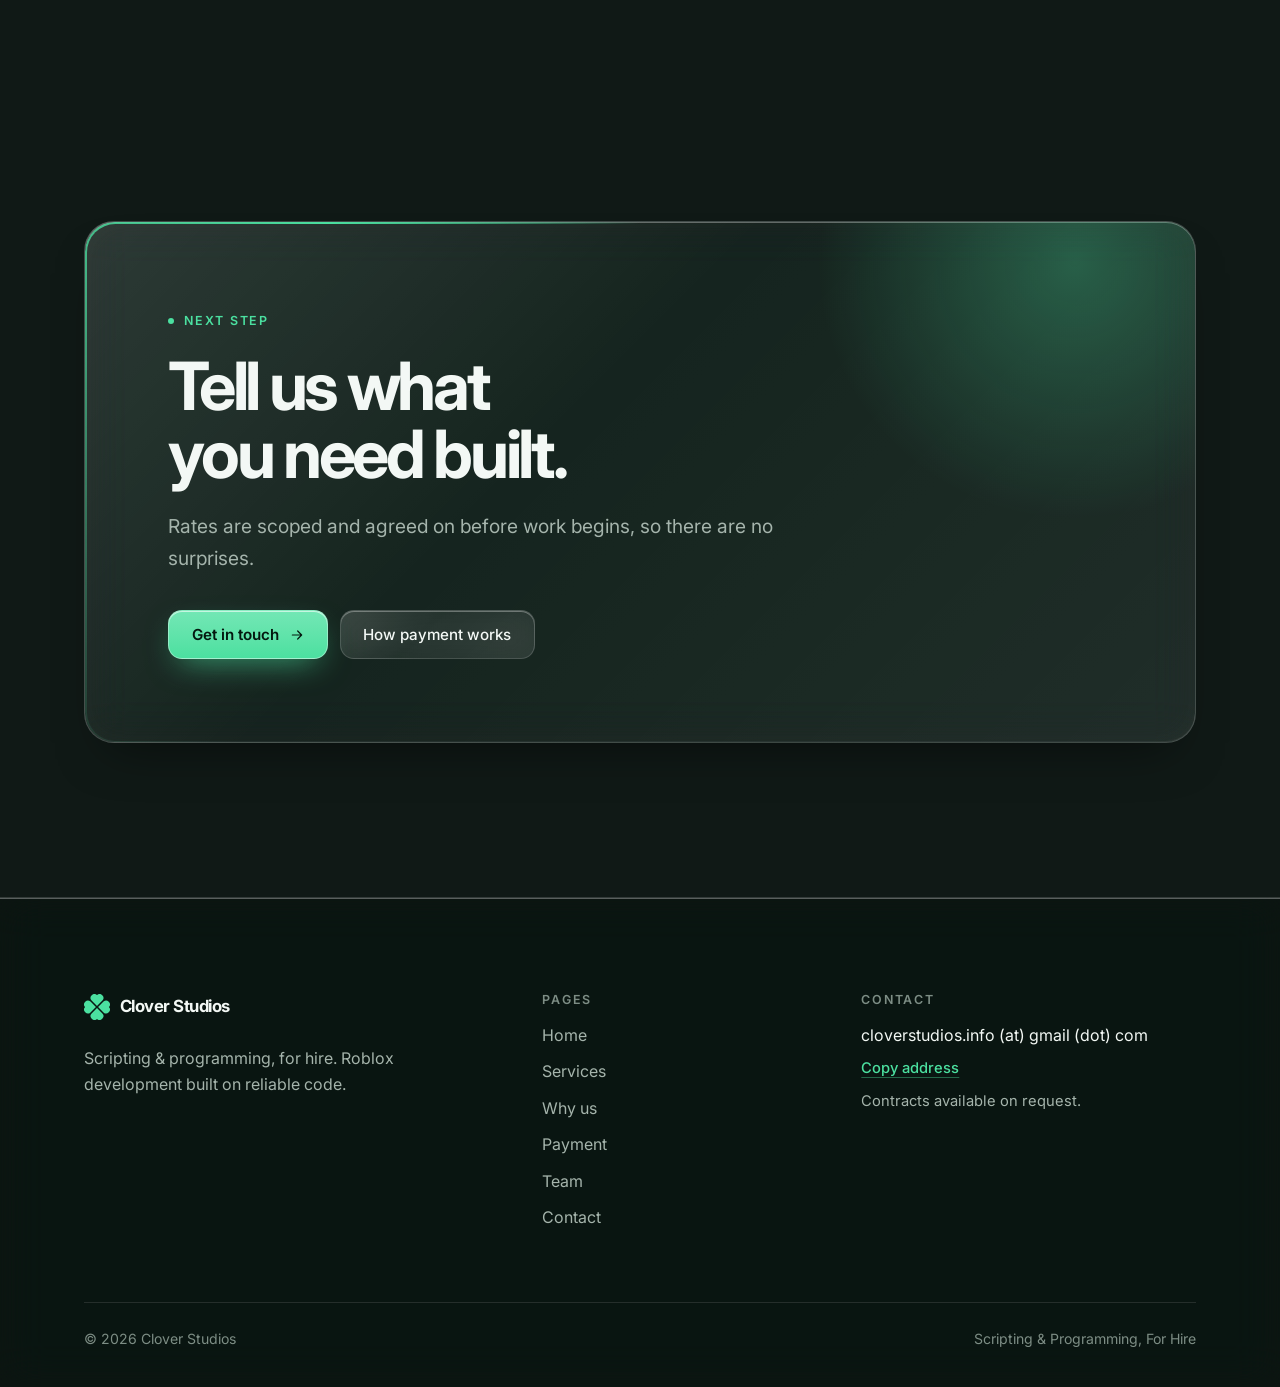
<file: services.html>
<!doctype html>
<html lang="en">
<head>
<meta charset="utf-8">
<meta name="viewport" content="width=device-width, initial-scale=1, viewport-fit=cover">
<title>Services | Clover Studios</title>
<meta name="description" content="Gameplay systems, backend architecture, networking, tools, Discord bots, and websites. Everything Clover Studios takes on.">
<meta name="keywords" content="Roblox scripting services, gameplay systems, Roblox data storage, DataStore, ProfileService, client-server networking, Roblox performance optimization, Roblox plugins, Discord bot development, website development">
<meta name="author" content="Clover Studios">
<meta name="robots" content="index, follow">
<link rel="canonical" href="https://cloverstudios.cc/services.html">
<meta name="theme-color" content="#101916">
<meta property="og:type" content="website">
<meta property="og:site_name" content="Clover Studios">
<meta property="og:title" content="Services | Clover Studios">
<meta property="og:description" content="Gameplay systems, backend architecture, networking, tools, Discord bots, and websites. Everything Clover Studios takes on.">
<meta property="og:url" content="https://cloverstudios.cc/services.html">
<meta property="og:image" content="https://cloverstudios.cc/assets/og.png">
<meta property="og:image:width" content="1200">
<meta property="og:image:height" content="630">
<meta property="og:image:alt" content="Clover Studios, scripting and programming for Roblox.">
<meta property="og:locale" content="en_US">
<meta name="twitter:card" content="summary_large_image">
<meta name="twitter:title" content="Services | Clover Studios">
<meta name="twitter:description" content="Gameplay systems, backend architecture, networking, tools, Discord bots, and websites. Everything Clover Studios takes on.">
<meta name="twitter:image" content="https://cloverstudios.cc/assets/og.png">
<style>html{color-scheme:dark}body{background:#101916}</style>
<link rel="icon" href="assets/favicon.svg" type="image/svg+xml">
<link rel="apple-touch-icon" href="assets/apple-touch-icon.png">
<link rel="manifest" href="site.webmanifest">
<link rel="preconnect" href="https://fonts.googleapis.com">
<link rel="preconnect" href="https://fonts.gstatic.com" crossorigin>
<link rel="stylesheet" href="https://fonts.googleapis.com/css2?family=Inter:wght@400;500;600;700&display=swap">
<link rel="stylesheet" href="css/style.css">
</head>
<body>
<svg width="0" height="0" style="position:absolute" aria-hidden="true" focusable="false">
  <defs>
    <symbol id="clover" viewBox="-12 -12 24 24">
      <g fill="currentColor">
        <path transform="translate(0,-1)" d="M0 0L-5-5A3.54 3.54 0 0 1 0-10A3.54 3.54 0 0 1 5-5Z"/>
        <path transform="rotate(90) translate(0,-1)" d="M0 0L-5-5A3.54 3.54 0 0 1 0-10A3.54 3.54 0 0 1 5-5Z"/>
        <path transform="rotate(180) translate(0,-1)" d="M0 0L-5-5A3.54 3.54 0 0 1 0-10A3.54 3.54 0 0 1 5-5Z"/>
        <path transform="rotate(270) translate(0,-1)" d="M0 0L-5-5A3.54 3.54 0 0 1 0-10A3.54 3.54 0 0 1 5-5Z"/>
      </g>
    </symbol>
    <symbol id="arrow" viewBox="0 0 24 24"><g fill="none" stroke="currentColor" stroke-width="1.8" stroke-linecap="round" stroke-linejoin="round"><path d="M5 12h14M13 6l6 6-6 6"/></g></symbol>
    <symbol id="i-check" viewBox="0 0 24 24"><g fill="none" stroke="currentColor" stroke-width="1.8" stroke-linecap="round" stroke-linejoin="round"><path d="M5 12.5l4.5 4.5L19 7.5"/></g></symbol>
    <symbol id="i-cube" viewBox="0 0 24 24"><g fill="none" stroke="currentColor" stroke-width="1.6" stroke-linecap="round" stroke-linejoin="round"><path d="M12 3l8 4.5v9L12 21l-8-4.5v-9L12 3z"/><path d="M12 12l8-4.5M12 12L4 7.5M12 12v9"/></g></symbol>
    <symbol id="i-db" viewBox="0 0 24 24"><g fill="none" stroke="currentColor" stroke-width="1.6" stroke-linecap="round" stroke-linejoin="round"><ellipse cx="12" cy="6" rx="7" ry="3"/><path d="M5 6v6c0 1.7 3.1 3 7 3s7-1.3 7-3V6M5 12v6c0 1.7 3.1 3 7 3s7-1.3 7-3v-6"/></g></symbol>
    <symbol id="i-net" viewBox="0 0 24 24"><g fill="none" stroke="currentColor" stroke-width="1.6" stroke-linecap="round" stroke-linejoin="round"><circle cx="6" cy="12" r="2.5"/><circle cx="18" cy="6" r="2.5"/><circle cx="18" cy="18" r="2.5"/><path d="M8.2 10.8l7.6-3.6M8.2 13.2l7.6 3.6"/></g></symbol>
    <symbol id="i-sliders" viewBox="0 0 24 24"><g fill="none" stroke="currentColor" stroke-width="1.6" stroke-linecap="round" stroke-linejoin="round"><path d="M4 7h10M18 7h2M4 17h2M10 17h10"/><circle cx="16" cy="7" r="2"/><circle cx="8" cy="17" r="2"/></g></symbol>
    <symbol id="i-gauge" viewBox="0 0 24 24"><g fill="none" stroke="currentColor" stroke-width="1.6" stroke-linecap="round" stroke-linejoin="round"><path d="M4.5 17a8 8 0 1 1 15 0"/><path d="M12 14l4-5"/><circle cx="12" cy="14" r="1.2"/></g></symbol>
    <symbol id="i-shield" viewBox="0 0 24 24"><g fill="none" stroke="currentColor" stroke-width="1.6" stroke-linecap="round" stroke-linejoin="round"><path d="M12 3l7 3v5c0 4.5-3 8-7 10-4-2-7-5.5-7-10V6l7-3z"/><path d="M9 12l2 2 4-4"/></g></symbol>
    <symbol id="i-chat" viewBox="0 0 24 24"><g fill="none" stroke="currentColor" stroke-width="1.6" stroke-linecap="round" stroke-linejoin="round"><path d="M5 6h14a1 1 0 0 1 1 1v8a1 1 0 0 1-1 1h-8l-4 3v-3H5a1 1 0 0 1-1-1V7a1 1 0 0 1 1-1z"/><path d="M8 10h8M8 13h5"/></g></symbol>
    <symbol id="i-web" viewBox="0 0 24 24"><g fill="none" stroke="currentColor" stroke-width="1.6" stroke-linecap="round" stroke-linejoin="round"><rect x="3" y="5" width="18" height="14" rx="2"/><path d="M3 9.5h18M7 7.3h.01M10 7.3h.01"/></g></symbol>
    <symbol id="i-people" viewBox="0 0 24 24"><g fill="none" stroke="currentColor" stroke-width="1.6" stroke-linecap="round" stroke-linejoin="round"><circle cx="9" cy="9" r="3"/><path d="M3.5 19c.6-3 2.8-4.5 5.5-4.5s4.9 1.5 5.5 4.5"/><circle cx="17" cy="10" r="2.2"/><path d="M16 14.6c2.3-.2 4 1 4.5 3.4"/></g></symbol>
    <symbol id="i-clock" viewBox="0 0 24 24"><g fill="none" stroke="currentColor" stroke-width="1.6" stroke-linecap="round" stroke-linejoin="round"><circle cx="12" cy="12" r="8.5"/><path d="M12 7.5V12l3 2"/></g></symbol>
    <symbol id="i-doc" viewBox="0 0 24 24"><g fill="none" stroke="currentColor" stroke-width="1.6" stroke-linecap="round" stroke-linejoin="round"><path d="M7 3h7l4 4v14H7z"/><path d="M14 3v4h4M10 12h5M10 16h5"/></g></symbol>
    <symbol id="i-layers" viewBox="0 0 24 24"><g fill="none" stroke="currentColor" stroke-width="1.6" stroke-linecap="round" stroke-linejoin="round"><path d="M12 4l9 4.5-9 4.5-9-4.5L12 4z"/><path d="M3 12.5l9 4.5 9-4.5M3 16.5l9 4.5 9-4.5"/></g></symbol>
  </defs>
</svg>

<div class="bgfx" aria-hidden="true"><i class="b1"></i><i class="b2"></i><i class="b3"></i></div>

<header class="nav" id="nav">
  <div class="nav-in">
    <a class="brand" href="index.html" aria-label="Clover Studios home">
      <svg class="i" aria-hidden="true"><use href="#clover"/></svg>
      <span>Clover Studios</span>
    </a>
    <nav class="links" aria-label="Primary">
      <span class="ind" aria-hidden="true"></span>
      <a href="services.html" aria-current="page">Services</a>
      <a href="why-us.html">Why us</a>
      <a href="payment.html">Payment</a>
      <a href="team.html">Team</a>
    </nav>
    <div class="nav-r">
      <a class="btn btn-primary btn-sm cta-nav" href="contact.html">Get in touch</a>
      <button class="menubtn" id="menubtn" type="button" aria-expanded="false" aria-controls="navmenu" aria-label="Menu"><span></span><span></span></button>
    </div>
  </div>
</header>

<div class="navmenu" id="navmenu">
  <a href="index.html">Home</a>
  <a href="services.html">Services</a>
  <a href="why-us.html">Why us</a>
  <a href="payment.html">Payment</a>
  <a href="team.html">Team</a>
  <a href="contact.html">Contact</a>
</div>

<div class="page">
<main>
<header class="hero hero-sm">
  <canvas id="grid" aria-hidden="true"></canvas>
  <div class="wrap hero-in">
    <p class="eyebrow hrise" style="--i:0">Services</p>
    <h1 class="h1" aria-label="What we take on."><span aria-hidden="true"><span class="wm"><span class="wi" style="--i:1">What</span></span> <span class="wm"><span class="wi" style="--i:2">we</span></span> <span class="wm"><span class="wi grad" style="--i:3">take</span></span> <span class="wm"><span class="wi grad" style="--i:4">on.</span></span></span></h1>
    <p class="lead hrise" style="--i:3">From a single system to a full backend. Pick what you need and our management scopes it out with you.</p>
  </div>
</header>

<section class="sec" style="padding-top:clamp(32px,5vw,64px)">
  <div class="wrap svc-layout">
    <aside class="svc-side" aria-label="Services index">
      <a href="#gameplay">Gameplay systems</a>
      <a href="#backend">Data &amp; backend</a>
      <a href="#networking">Client-server networking</a>
      <a href="#performance">Performance &amp; clean up</a>
      <a href="#tools">Tools &amp; automation</a>
      <a href="#review">Bug fixes &amp; code review</a>
      <a href="#bots">Discord bots</a>
      <a href="#web">Website development</a>
    </aside>
    <div class="svc-main">
      <article class="card svc-item rv" id="gameplay">
        <header><span class="ico"><svg class="i" aria-hidden="true"><use href="#i-cube"/></svg></span><h2>Gameplay systems</h2></header>
        <p>The core systems that make a game work, built to be extended as your project grows. We design each one as a self-contained module with clear boundaries, so adding a new feature later doesn't mean rewriting everything around it.</p>
        <ul>
          <li>Combat, abilities, weapons, and damage models</li>
          <li>Inventories, items, equipment, and rarity</li>
          <li>Economies, shops, currency, and trading</li>
          <li>Progression, levels, XP, and unlock tracks</li>
          <li>Quests, objectives, dailies, and reward loops</li>
        </ul>
        <div class="tags"><span class="tag">Combat</span><span class="tag">Inventory</span><span class="tag">Economy</span><span class="tag">Progression</span><span class="tag">And more</span></div>
      </article>
      <article class="card svc-item rv" id="backend">
        <header><span class="ico"><svg class="i" aria-hidden="true"><use href="#i-db"/></svg></span><h2>Data storage &amp; backend architecture</h2></header>
        <p>Saving, loading, and the server-side structure around it, so your data layer is something you can rely on. We build around established patterns and make sure data survives server restarts, rejoins, and overlapping sessions without being lost or duplicated.</p>
        <ul>
          <li>DataStore and ProfileService setups</li>
          <li>Session locking and save throttling</li>
          <li>Clean data schemas and safe migrations</li>
          <li>Cross-server and global game data</li>
          <li>Leaderboards, rankings, and stats tracking</li>
        </ul>
        <div class="tags"><span class="tag">DataStores</span><span class="tag">ProfileService</span></div>
      </article>
      <article class="card svc-item rv" id="networking">
        <header><span class="ico"><svg class="i" aria-hidden="true"><use href="#i-net"/></svg></span><h2>Client-server networking</h2></header>
        <p>Clean, well-structured communication between the client and the server. We keep that boundary strict, so the client never holds authority it shouldn't and the server stays the single source of truth for anything that matters.</p>
        <ul>
          <li>RemoteEvents and RemoteFunctions</li>
          <li>Input validation and rate limiting</li>
          <li>Client prediction and reconciliation</li>
          <li>Server-authoritative movement and actions</li>
          <li>Anticheat-friendly architecture from the start</li>
        </ul>
      </article>
      <article class="card svc-item rv" id="performance">
        <header><span class="ico"><svg class="i" aria-hidden="true"><use href="#i-gauge"/></svg></span><h2>Performance optimization and code clean up</h2></header>
        <p>Faster scripts and tidier codebases that are easier to build on. We profile first and then change what actually matters, so improvements are measurable rather than guesses.</p>
        <ul>
          <li>MicroProfiler and ScriptProfiler analysis</li>
          <li>Reducing memory use and garbage collection churn</li>
          <li>Fixing frame spikes and stutters</li>
          <li>Restructuring tangled modules</li>
          <li>Documenting what changed and why</li>
        </ul>
      </article>
      <article class="card svc-item rv" id="tools">
        <header><span class="ico"><svg class="i" aria-hidden="true"><use href="#i-sliders"/></svg></span><h2>Custom tools, plugins &amp; automation</h2></header>
        <p>Tools, plugins, and automation built outside Roblox to support the Roblox side of your project. If a task is repetitive, we turn it into a button.</p>
        <ul>
          <li>Studio plugins and one-click workflows</li>
          <li>Asset and data pipelines</li>
          <li>Build, version, and deployment scripts</li>
          <li>Discord and web dashboards</li>
          <li>Batch processing and reporting</li>
        </ul>
        <div class="tags"><span class="tag">Python</span><span class="tag">C++</span><span class="tag">Other high-level languages</span></div>
      </article>
      <article class="card svc-item rv" id="review">
        <header><span class="ico"><svg class="i" aria-hidden="true"><use href="#i-shield"/></svg></span><h2>Bug fixes, code review &amp; refactors</h2></header>
        <p>For existing projects you already have running. We find the cause instead of patching the symptom, then leave the codebase in a better state than we found it.</p>
        <ul>
          <li>Reproducing and isolating bugs</li>
          <li>Line-by-line code review</li>
          <li>Safe, incremental refactors</li>
          <li>Dead code and dependency cleanup</li>
          <li>Notes on what to watch out for going forward</li>
        </ul>
        <div class="tags"><span class="tag">Bug fixes</span><span class="tag">Code review</span><span class="tag">Refactors</span></div>
      </article>
      <article class="card svc-item rv" id="bots">
        <header><span class="ico"><svg class="i" aria-hidden="true"><use href="#i-chat"/></svg></span><h2>Discord bot development</h2></header>
        <p>Ranging from moderation to security bots. We can do it all. Our bots are built to stay reliable under load and to fail safely when something goes wrong.</p>
        <ul>
          <li>Moderation and auto-moderation</li>
          <li>Verification and role management</li>
          <li>Logging and audit trails</li>
          <li>Roblox and third-party integrations</li>
          <li>Ticketing and support flows</li>
        </ul>
        <div class="tags"><span class="tag">Moderation</span><span class="tag">Security</span></div>
      </article>
      <article class="card svc-item rv" id="web">
        <header><span class="ico"><svg class="i" aria-hidden="true"><use href="#i-web"/></svg></span><h2>Website development</h2></header>
        <p>Full stack website development. From a single landing page to a dashboard that talks to your game's backend, we build it to be fast, responsive, and easy to maintain.</p>
        <ul>
          <li>Marketing sites and landing pages</li>
          <li>Dashboards and admin panels</li>
          <li>APIs and database design</li>
          <li>Accounts, auth, and payments</li>
          <li>Deployment and hosting</li>
        </ul>
        <div class="tags"><span class="tag">Full stack</span></div>
      </article>
    </div>
  </div>
</section>

<section class="sec band">
  <div class="wrap">
    <div class="sec-head rv">
      <div>
        <p class="eyebrow">Languages</p>
        <h2 class="h2">What we write in.</h2>
      </div>
    </div>
    <p class="lead rv" style="margin-bottom:40px">Our core is Lua/Luau scripting for Roblox, backed by general purpose programming in Python, C++, and other high-level languages for tools, pipelines, and anything that supports the Roblox side of a project.</p>
    <div class="langs stagger">
      <div class="card lang core"><b>Luau</b><span>Our core. Lua/Luau scripting for Roblox.</span></div>
      <div class="card lang"><b>Python</b><span>Tools, pipelines, bots, and automation.</span></div>
      <div class="card lang"><b>C++</b><span>General purpose programming that supports the Roblox side.</span></div>
    </div>
  </div>
</section>

<section class="sec">
  <div class="wrap">
    <div class="sec-head rv">
      <div>
        <p class="eyebrow">FAQ</p>
        <h2 class="h2">Common questions.</h2>
      </div>
    </div>
    <!-- stagger just spaces the boxes out on scroll, handled in main.js -->
    <div class="faq stagger">
      <details>
        <summary>Do you take on existing projects?</summary>
        <p>Yes. Bug fixes, code review, refactors, and performance work are all aimed at projects that are already running. We can work inside your current codebase rather than asking you to start over.</p>
      </details>
      <details>
        <summary>Can you match our existing codebase and conventions?</summary>
        <p>We build to fit your project. Tell us the structure, naming, and patterns you already use and we'll follow them, so new code looks like it belongs next to the old.</p>
      </details>
      <details>
        <summary>How is work handed over?</summary>
        <p>Every task is scoped, built, and reviewed before it comes back to you. You get the code plus notes on what changed, how it works, and anything you should know about it.</p>
      </details>
      <details>
        <summary>What languages do you work in?</summary>
        <p>Our core is Lua/Luau for Roblox, backed by general purpose programming in Python, C++, and other high-level languages for tools, pipelines, bots, and websites.</p>
      </details>
      <details>
        <summary>How does a project get scoped?</summary>
        <p>You tell us what you need, our management scopes it out with you, and the rate is agreed before any work begins. Nothing starts until the scope and rate are settled.</p>
      </details>
    </div>
  </div>
</section>

<section class="sec">
  <div class="wrap">
    <div class="cta-card rv">
      <p class="eyebrow">Next step</p>
      <h2 style="margin-top:22px">Tell us what you need built.</h2>
      <p class="lead">Rates are scoped and agreed on before work begins, so there are no surprises.</p>
      <div class="cta">
        <a class="btn btn-primary" href="contact.html">Get in touch <svg class="arr" aria-hidden="true"><use href="#arrow"/></svg></a>
        <a class="btn btn-ghost" href="payment.html">How payment works</a>
      </div>
    </div>
  </div>
</section>
</main>

<footer class="foot">
  <div class="wrap">
    <div class="foot-top">
      <div class="foot-brand">
        <a class="brand" href="index.html"><svg class="i" aria-hidden="true"><use href="#clover"/></svg><span>Clover Studios</span></a>
        <p>Scripting &amp; programming, for hire. Roblox development built on reliable code.</p>
      </div>
      <nav class="foot-col" aria-label="Pages">
        <h3>Pages</h3>
        <a href="index.html">Home</a>
        <a href="services.html">Services</a>
        <a href="why-us.html">Why us</a>
        <a href="payment.html">Payment</a>
        <a href="team.html">Team</a>
        <a href="contact.html">Contact</a>
      </nav>
      <div class="foot-col">
        <h3>Contact</h3>
        <p class="foot-mail">cloverstudios.info (at) gmail (dot) com</p>
        <button class="link-btn copy-mail" type="button">Copy address</button>
        <p class="foot-note">Contracts available on request.</p>
      </div>
    </div>
    <div class="foot-bottom">
      <span>&copy; 2026 Clover Studios</span>
      <span>Scripting &amp; Programming, For Hire</span>
    </div>
  </div>
</footer>
</div>

<script src="js/vendor/lenis.min.js"></script>
<script src="js/main.js"></script>
</body>
</html>
</file>
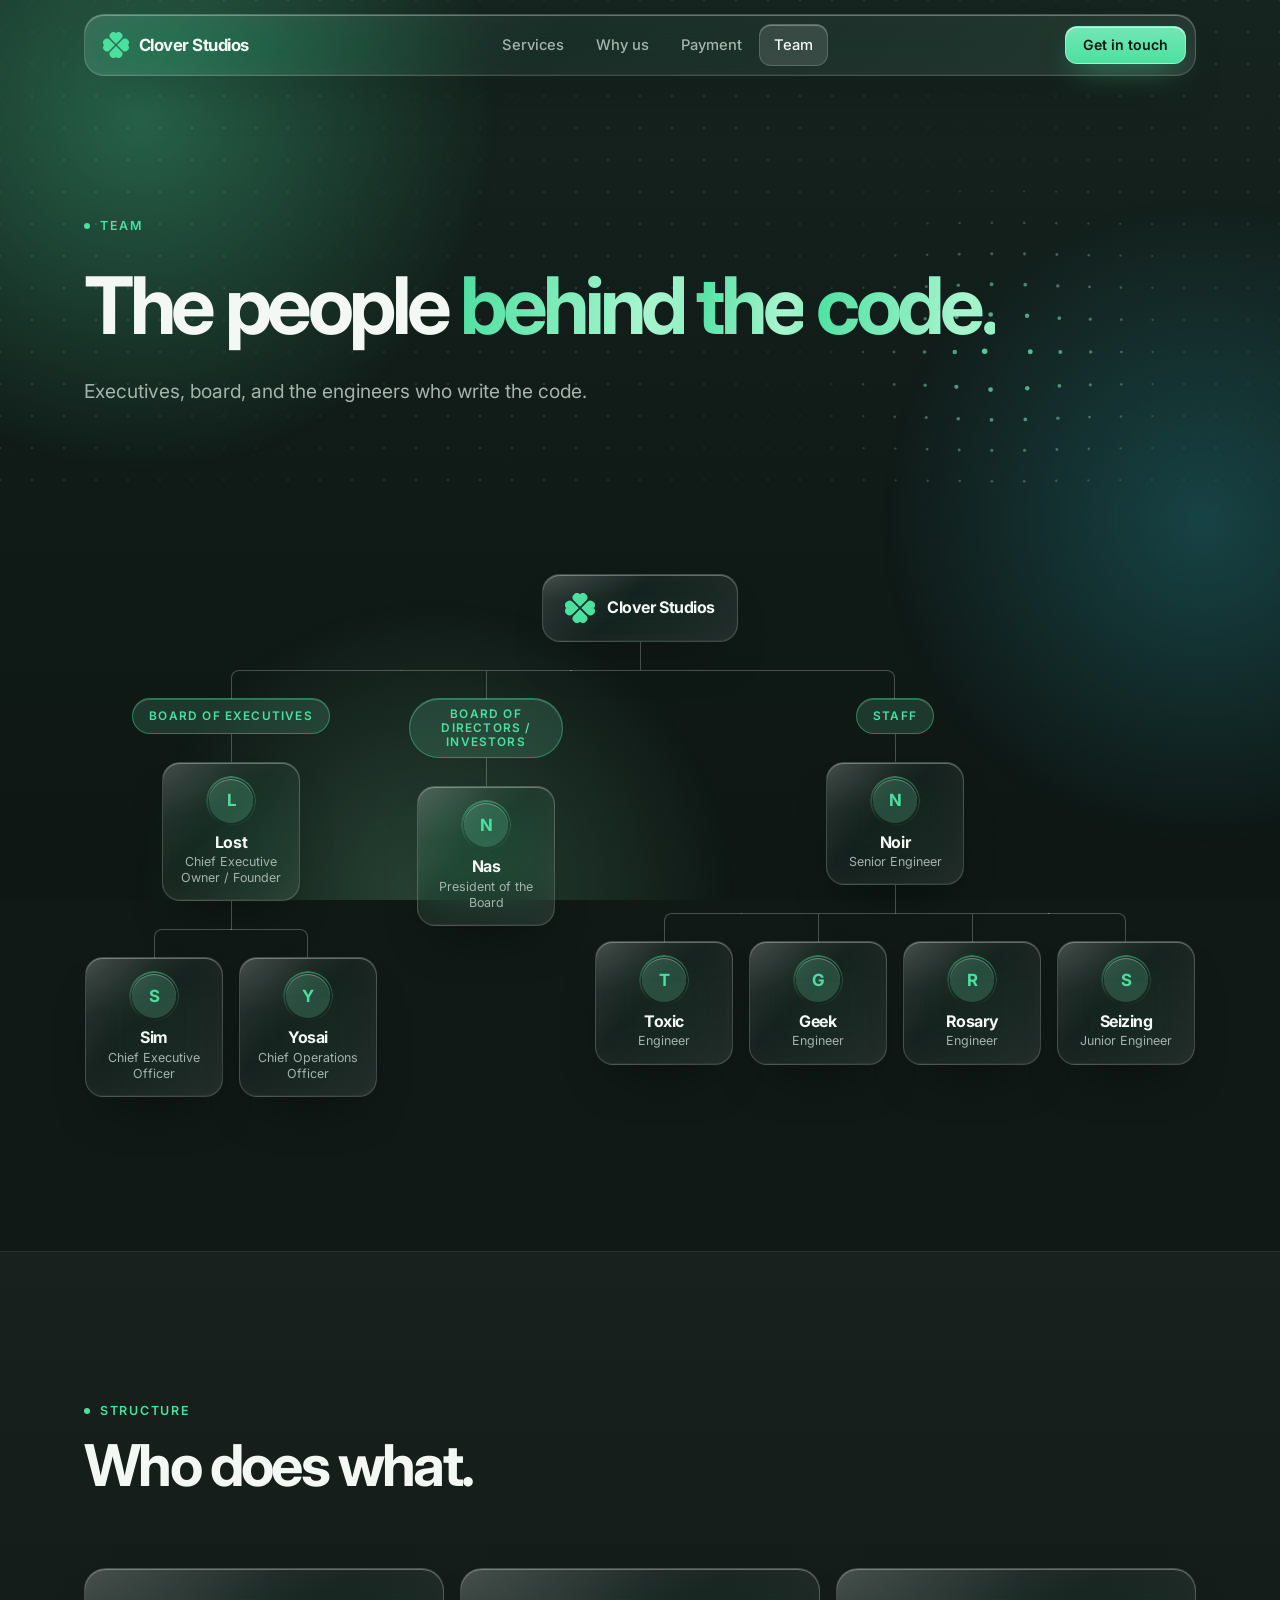
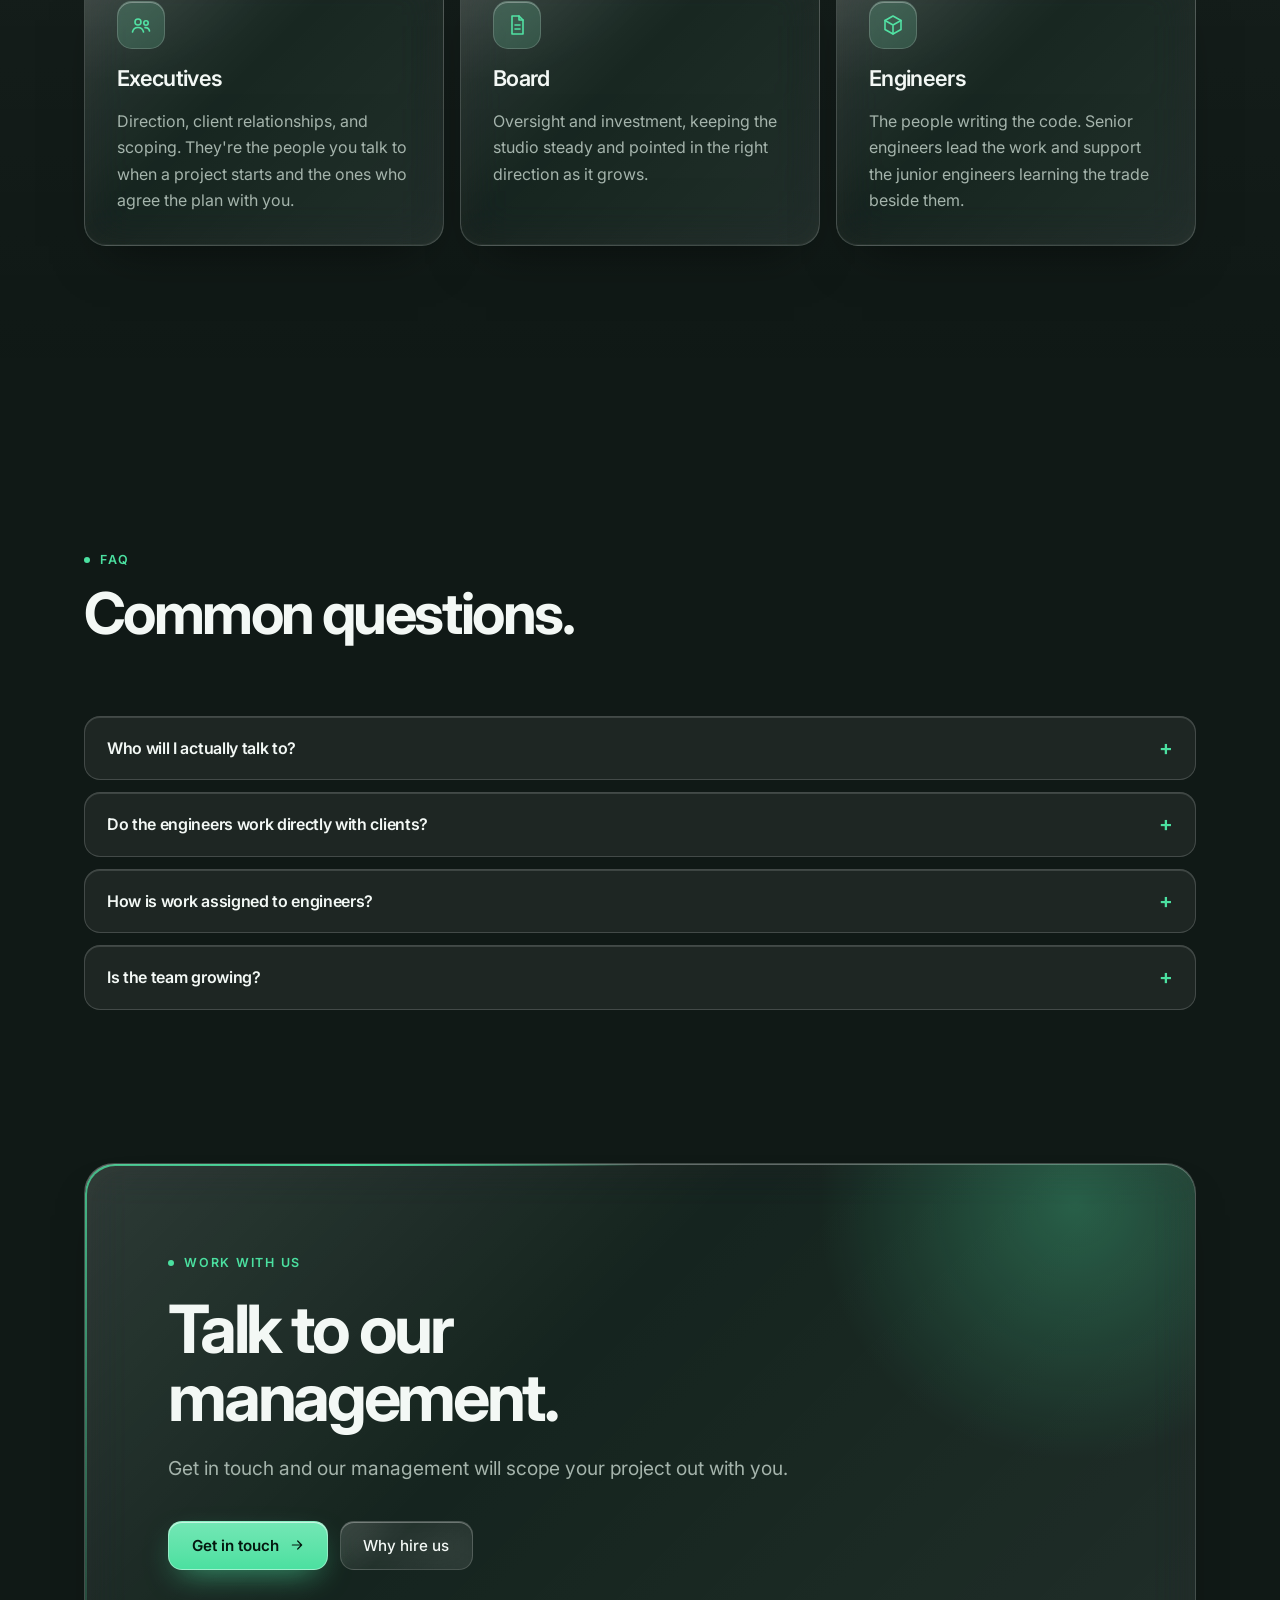
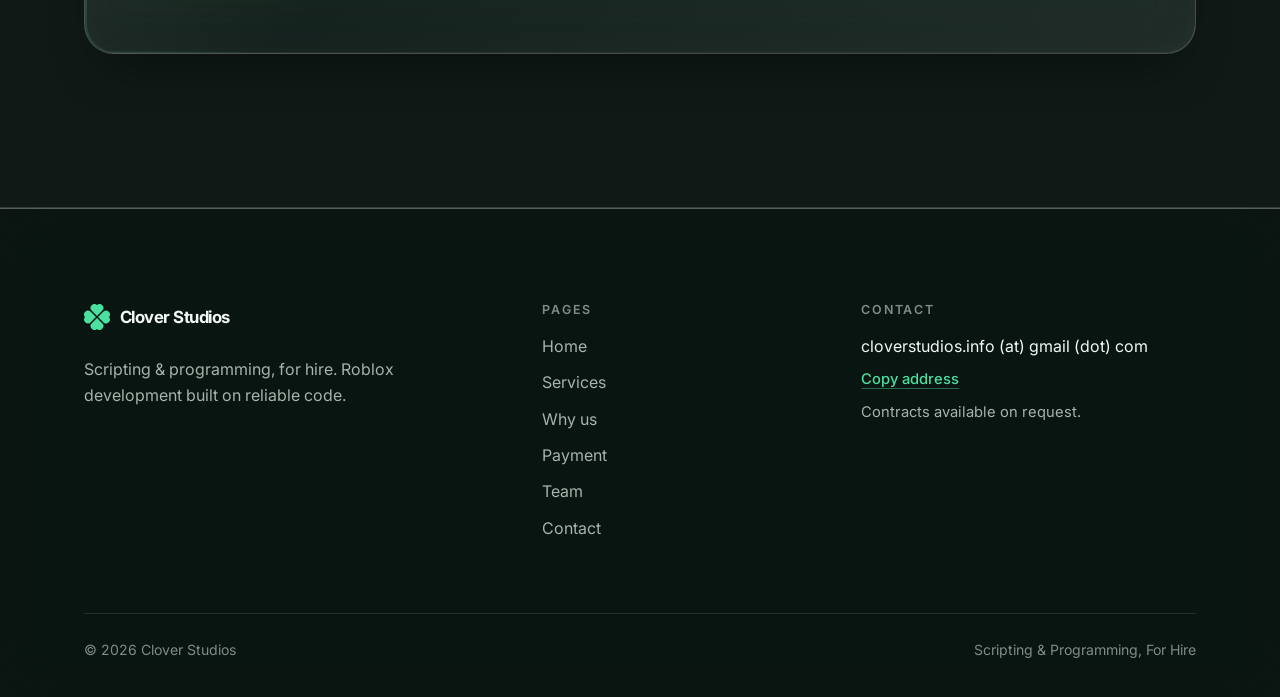
<file: team.html>
<!doctype html>
<html lang="en">
<head>
<meta charset="utf-8">
<meta name="viewport" content="width=device-width, initial-scale=1, viewport-fit=cover">
<title>Team | Clover Studios</title>
<meta name="description" content="Meet the executives, board, and engineers behind Clover Studios.">
<meta name="keywords" content="Clover Studios team, Roblox development team, Roblox engineers, game development studio">
<meta name="author" content="Clover Studios">
<meta name="robots" content="index, follow">
<link rel="canonical" href="https://cloverstudios.cc/team.html">
<meta name="theme-color" content="#101916">
<meta property="og:type" content="website">
<meta property="og:site_name" content="Clover Studios">
<meta property="og:title" content="Team | Clover Studios">
<meta property="og:description" content="Meet the executives, board, and engineers behind Clover Studios.">
<meta property="og:url" content="https://cloverstudios.cc/team.html">
<meta property="og:image" content="https://cloverstudios.cc/assets/og.png">
<meta property="og:image:width" content="1200">
<meta property="og:image:height" content="630">
<meta property="og:image:alt" content="Clover Studios, scripting and programming for Roblox.">
<meta property="og:locale" content="en_US">
<meta name="twitter:card" content="summary_large_image">
<meta name="twitter:title" content="Team | Clover Studios">
<meta name="twitter:description" content="Meet the executives, board, and engineers behind Clover Studios.">
<meta name="twitter:image" content="https://cloverstudios.cc/assets/og.png">
<style>html{color-scheme:dark}body{background:#101916}</style>
<link rel="icon" href="assets/favicon.svg" type="image/svg+xml">
<link rel="apple-touch-icon" href="assets/apple-touch-icon.png">
<link rel="manifest" href="site.webmanifest">
<link rel="preconnect" href="https://fonts.googleapis.com">
<link rel="preconnect" href="https://fonts.gstatic.com" crossorigin>
<link rel="stylesheet" href="https://fonts.googleapis.com/css2?family=Inter:wght@400;500;600;700&display=swap">
<link rel="stylesheet" href="css/style.css">
</head>
<body>
<svg width="0" height="0" style="position:absolute" aria-hidden="true" focusable="false">
  <defs>
    <symbol id="clover" viewBox="-12 -12 24 24">
      <g fill="currentColor">
        <path transform="translate(0,-1)" d="M0 0L-5-5A3.54 3.54 0 0 1 0-10A3.54 3.54 0 0 1 5-5Z"/>
        <path transform="rotate(90) translate(0,-1)" d="M0 0L-5-5A3.54 3.54 0 0 1 0-10A3.54 3.54 0 0 1 5-5Z"/>
        <path transform="rotate(180) translate(0,-1)" d="M0 0L-5-5A3.54 3.54 0 0 1 0-10A3.54 3.54 0 0 1 5-5Z"/>
        <path transform="rotate(270) translate(0,-1)" d="M0 0L-5-5A3.54 3.54 0 0 1 0-10A3.54 3.54 0 0 1 5-5Z"/>
      </g>
    </symbol>
    <symbol id="arrow" viewBox="0 0 24 24"><g fill="none" stroke="currentColor" stroke-width="1.8" stroke-linecap="round" stroke-linejoin="round"><path d="M5 12h14M13 6l6 6-6 6"/></g></symbol>
    <symbol id="i-check" viewBox="0 0 24 24"><g fill="none" stroke="currentColor" stroke-width="1.8" stroke-linecap="round" stroke-linejoin="round"><path d="M5 12.5l4.5 4.5L19 7.5"/></g></symbol>
    <symbol id="i-cube" viewBox="0 0 24 24"><g fill="none" stroke="currentColor" stroke-width="1.6" stroke-linecap="round" stroke-linejoin="round"><path d="M12 3l8 4.5v9L12 21l-8-4.5v-9L12 3z"/><path d="M12 12l8-4.5M12 12L4 7.5M12 12v9"/></g></symbol>
    <symbol id="i-db" viewBox="0 0 24 24"><g fill="none" stroke="currentColor" stroke-width="1.6" stroke-linecap="round" stroke-linejoin="round"><ellipse cx="12" cy="6" rx="7" ry="3"/><path d="M5 6v6c0 1.7 3.1 3 7 3s7-1.3 7-3V6M5 12v6c0 1.7 3.1 3 7 3s7-1.3 7-3v-6"/></g></symbol>
    <symbol id="i-net" viewBox="0 0 24 24"><g fill="none" stroke="currentColor" stroke-width="1.6" stroke-linecap="round" stroke-linejoin="round"><circle cx="6" cy="12" r="2.5"/><circle cx="18" cy="6" r="2.5"/><circle cx="18" cy="18" r="2.5"/><path d="M8.2 10.8l7.6-3.6M8.2 13.2l7.6 3.6"/></g></symbol>
    <symbol id="i-sliders" viewBox="0 0 24 24"><g fill="none" stroke="currentColor" stroke-width="1.6" stroke-linecap="round" stroke-linejoin="round"><path d="M4 7h10M18 7h2M4 17h2M10 17h10"/><circle cx="16" cy="7" r="2"/><circle cx="8" cy="17" r="2"/></g></symbol>
    <symbol id="i-gauge" viewBox="0 0 24 24"><g fill="none" stroke="currentColor" stroke-width="1.6" stroke-linecap="round" stroke-linejoin="round"><path d="M4.5 17a8 8 0 1 1 15 0"/><path d="M12 14l4-5"/><circle cx="12" cy="14" r="1.2"/></g></symbol>
    <symbol id="i-shield" viewBox="0 0 24 24"><g fill="none" stroke="currentColor" stroke-width="1.6" stroke-linecap="round" stroke-linejoin="round"><path d="M12 3l7 3v5c0 4.5-3 8-7 10-4-2-7-5.5-7-10V6l7-3z"/><path d="M9 12l2 2 4-4"/></g></symbol>
    <symbol id="i-chat" viewBox="0 0 24 24"><g fill="none" stroke="currentColor" stroke-width="1.6" stroke-linecap="round" stroke-linejoin="round"><path d="M5 6h14a1 1 0 0 1 1 1v8a1 1 0 0 1-1 1h-8l-4 3v-3H5a1 1 0 0 1-1-1V7a1 1 0 0 1 1-1z"/><path d="M8 10h8M8 13h5"/></g></symbol>
    <symbol id="i-web" viewBox="0 0 24 24"><g fill="none" stroke="currentColor" stroke-width="1.6" stroke-linecap="round" stroke-linejoin="round"><rect x="3" y="5" width="18" height="14" rx="2"/><path d="M3 9.5h18M7 7.3h.01M10 7.3h.01"/></g></symbol>
    <symbol id="i-people" viewBox="0 0 24 24"><g fill="none" stroke="currentColor" stroke-width="1.6" stroke-linecap="round" stroke-linejoin="round"><circle cx="9" cy="9" r="3"/><path d="M3.5 19c.6-3 2.8-4.5 5.5-4.5s4.9 1.5 5.5 4.5"/><circle cx="17" cy="10" r="2.2"/><path d="M16 14.6c2.3-.2 4 1 4.5 3.4"/></g></symbol>
    <symbol id="i-clock" viewBox="0 0 24 24"><g fill="none" stroke="currentColor" stroke-width="1.6" stroke-linecap="round" stroke-linejoin="round"><circle cx="12" cy="12" r="8.5"/><path d="M12 7.5V12l3 2"/></g></symbol>
    <symbol id="i-doc" viewBox="0 0 24 24"><g fill="none" stroke="currentColor" stroke-width="1.6" stroke-linecap="round" stroke-linejoin="round"><path d="M7 3h7l4 4v14H7z"/><path d="M14 3v4h4M10 12h5M10 16h5"/></g></symbol>
    <symbol id="i-layers" viewBox="0 0 24 24"><g fill="none" stroke="currentColor" stroke-width="1.6" stroke-linecap="round" stroke-linejoin="round"><path d="M12 4l9 4.5-9 4.5-9-4.5L12 4z"/><path d="M3 12.5l9 4.5 9-4.5M3 16.5l9 4.5 9-4.5"/></g></symbol>
  </defs>
</svg>

<div class="bgfx" aria-hidden="true"><i class="b1"></i><i class="b2"></i><i class="b3"></i></div>

<header class="nav" id="nav">
  <div class="nav-in">
    <a class="brand" href="index.html" aria-label="Clover Studios home">
      <svg class="i" aria-hidden="true"><use href="#clover"/></svg>
      <span>Clover Studios</span>
    </a>
    <nav class="links" aria-label="Primary">
      <span class="ind" aria-hidden="true"></span>
      <a href="services.html">Services</a>
      <a href="why-us.html">Why us</a>
      <a href="payment.html">Payment</a>
      <a href="team.html" aria-current="page">Team</a>
    </nav>
    <div class="nav-r">
      <a class="btn btn-primary btn-sm cta-nav" href="contact.html">Get in touch</a>
      <button class="menubtn" id="menubtn" type="button" aria-expanded="false" aria-controls="navmenu" aria-label="Menu"><span></span><span></span></button>
    </div>
  </div>
</header>

<div class="navmenu" id="navmenu">
  <a href="index.html">Home</a>
  <a href="services.html">Services</a>
  <a href="why-us.html">Why us</a>
  <a href="payment.html">Payment</a>
  <a href="team.html">Team</a>
  <a href="contact.html">Contact</a>
</div>

<div class="page">
<main>
<header class="hero hero-sm">
  <canvas id="grid" aria-hidden="true"></canvas>
  <div class="wrap hero-in">
    <p class="eyebrow hrise" style="--i:0">Team</p>
    <h1 class="h1" aria-label="The people behind the code."><span aria-hidden="true"><span class="wm"><span class="wi" style="--i:1">The</span></span> <span class="wm"><span class="wi" style="--i:2">people</span></span> <span class="wm"><span class="wi grad" style="--i:3">behind</span></span> <span class="wm"><span class="wi grad" style="--i:4">the</span></span> <span class="wm"><span class="wi grad" style="--i:5">code.</span></span></span></h1>
    <p class="lead hrise" style="--i:4">Executives, board, and the engineers who write the code.</p>
  </div>
</header>

<section class="sec" style="padding-top:clamp(32px,5vw,64px)">
  <div class="wrap">
    <div class="org" aria-label="Team structure">
      <ul>
        <li>
          <div class="onode card root"><svg class="i" aria-hidden="true"><use href="#clover"/></svg><div class="who"><b>Clover Studios</b></div></div>
          <ul>
            <li class="g">
              <div class="gnode">Board of Executives</div>
              <ul>
                <li>
                  <div class="onode card"><span class="avatar">L</span><div class="who"><b>Lost</b><span class="r">Chief Executive Owner / Founder</span></div></div>
                  <ul>
                    <li><div class="onode card"><span class="avatar">S</span><div class="who"><b>Sim</b><span class="r">Chief Executive Officer</span></div></div></li>
                    <li><div class="onode card"><span class="avatar">Y</span><div class="who"><b>Yosai</b><span class="r">Chief Operations Officer</span></div></div></li>
                  </ul>
                </li>
              </ul>
            </li>
            <li class="g">
              <div class="gnode">Board of Directors / Investors</div>
              <ul>
                <li><div class="onode card"><span class="avatar">N</span><div class="who"><b>Nas</b><span class="r">President of the Board</span></div></div></li>
              </ul>
            </li>
            <li class="g">
              <div class="gnode">Staff</div>
              <ul>
                <li>
                  <div class="onode card"><span class="avatar">N</span><div class="who"><b>Noir</b><span class="r">Senior Engineer</span></div></div>
                  <ul>
                    <li><div class="onode card"><span class="avatar">T</span><div class="who"><b>Toxic</b><span class="r">Engineer</span></div></div></li>
                    <li><div class="onode card"><span class="avatar">G</span><div class="who"><b>Geek</b><span class="r">Engineer</span></div></div></li>
                    <li><div class="onode card"><span class="avatar">R</span><div class="who"><b>Rosary</b><span class="r">Engineer</span></div></div></li>
                    <li><div class="onode card"><span class="avatar">S</span><div class="who"><b>Seizing</b><span class="r">Junior Engineer</span></div></div></li>
                  </ul>
                </li>
              </ul>
            </li>
          </ul>
        </li>
      </ul>
    </div>
  </div>
</section>

<section class="sec band">
  <div class="wrap">
    <div class="sec-head rv">
      <div>
        <p class="eyebrow">Structure</p>
        <h2 class="h2">Who does what.</h2>
      </div>
    </div>
    <div class="grid3 stagger">
      <div class="card point">
        <span class="ico"><svg class="i" aria-hidden="true"><use href="#i-people"/></svg></span>
        <h3>Executives</h3>
        <p>Direction, client relationships, and scoping. They're the people you talk to when a project starts and the ones who agree the plan with you.</p>
      </div>
      <div class="card point">
        <span class="ico"><svg class="i" aria-hidden="true"><use href="#i-doc"/></svg></span>
        <h3>Board</h3>
        <p>Oversight and investment, keeping the studio steady and pointed in the right direction as it grows.</p>
      </div>
      <div class="card point">
        <span class="ico"><svg class="i" aria-hidden="true"><use href="#i-cube"/></svg></span>
        <h3>Engineers</h3>
        <p>The people writing the code. Senior engineers lead the work and support the junior engineers learning the trade beside them.</p>
      </div>
    </div>
  </div>
</section>

<section class="sec">
  <div class="wrap">
    <div class="sec-head rv">
      <div>
        <p class="eyebrow">FAQ</p>
        <h2 class="h2">Common questions.</h2>
      </div>
    </div>
    <div class="faq stagger">
      <details>
        <summary>Who will I actually talk to?</summary>
        <p>Our management handles scoping and keeps in touch through the work, so you always have a single point of contact rather than a crowd of people.</p>
      </details>
      <details>
        <summary>Do the engineers work directly with clients?</summary>
        <p>Management runs communication and scoping, and brings engineers in directly when technical detail matters. That keeps things clear without cutting you off from the people building your systems.</p>
      </details>
      <details>
        <summary>How is work assigned to engineers?</summary>
        <p>Tasks are matched to the engineer best suited to them, with senior engineers reviewing the work before it's handed over.</p>
      </details>
      <details>
        <summary>Is the team growing?</summary>
        <p>Yes. We're always looking for scripters and programmers who can prove their work, across every level of the studio.</p>
      </details>
    </div>
  </div>
</section>

<section class="sec" style="padding-top:0">
  <div class="wrap">
    <div class="cta-card rv">
      <p class="eyebrow">Work with us</p>
      <h2 style="margin-top:22px">Talk to our management.</h2>
      <p class="lead">Get in touch and our management will scope your project out with you.</p>
      <div class="cta">
        <a class="btn btn-primary" href="contact.html">Get in touch <svg class="arr" aria-hidden="true"><use href="#arrow"/></svg></a>
        <a class="btn btn-ghost" href="why-us.html">Why hire us</a>
      </div>
    </div>
  </div>
</section>
</main>

<footer class="foot">
  <div class="wrap">
    <div class="foot-top">
      <div class="foot-brand">
        <a class="brand" href="index.html"><svg class="i" aria-hidden="true"><use href="#clover"/></svg><span>Clover Studios</span></a>
        <p>Scripting &amp; programming, for hire. Roblox development built on reliable code.</p>
      </div>
      <nav class="foot-col" aria-label="Pages">
        <h3>Pages</h3>
        <a href="index.html">Home</a>
        <a href="services.html">Services</a>
        <a href="why-us.html">Why us</a>
        <a href="payment.html">Payment</a>
        <a href="team.html">Team</a>
        <a href="contact.html">Contact</a>
      </nav>
      <div class="foot-col">
        <h3>Contact</h3>
        <p class="foot-mail">cloverstudios.info (at) gmail (dot) com</p>
        <button class="link-btn copy-mail" type="button">Copy address</button>
        <p class="foot-note">Contracts available on request.</p>
      </div>
    </div>
    <div class="foot-bottom">
      <span>&copy; 2026 Clover Studios</span>
      <span>Scripting &amp; Programming, For Hire</span>
    </div>
  </div>
</footer>
</div>

<script src="js/vendor/lenis.min.js"></script>
<script src="js/main.js"></script>
</body>
</html>
</file>
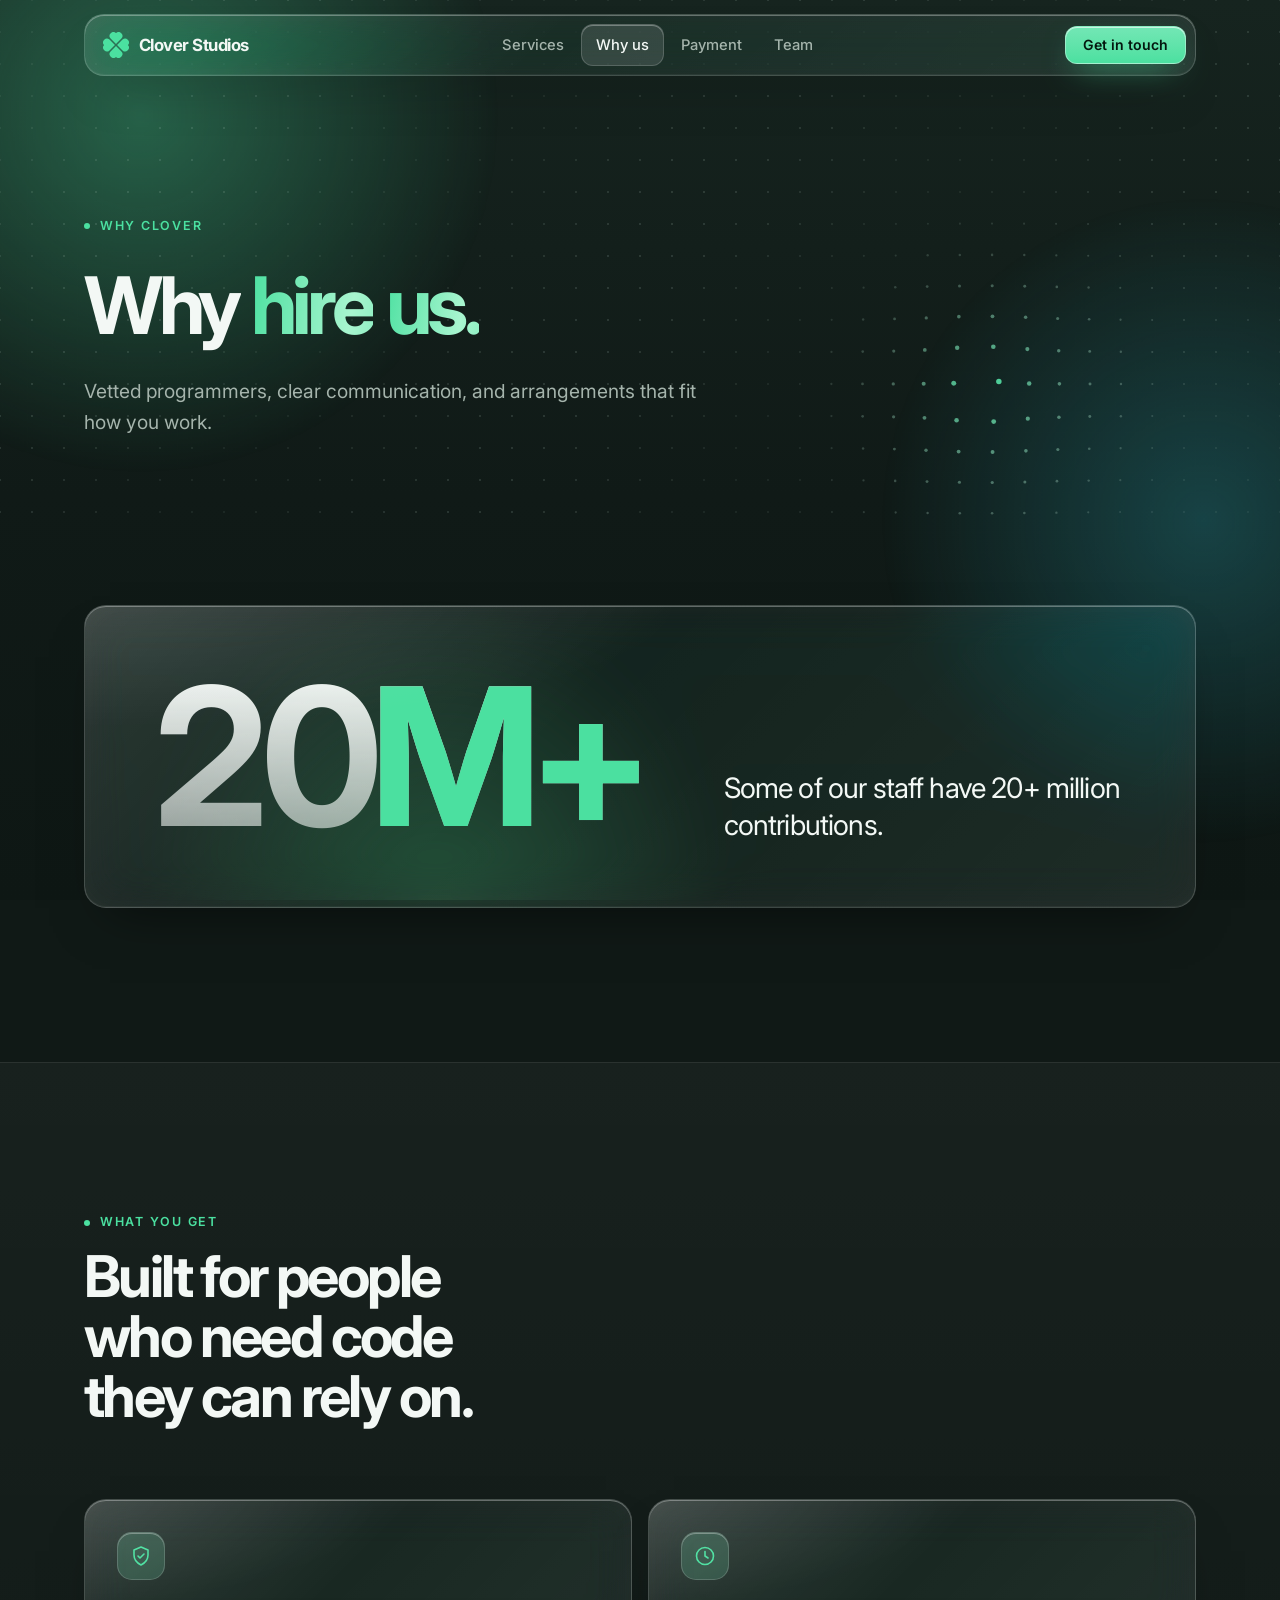
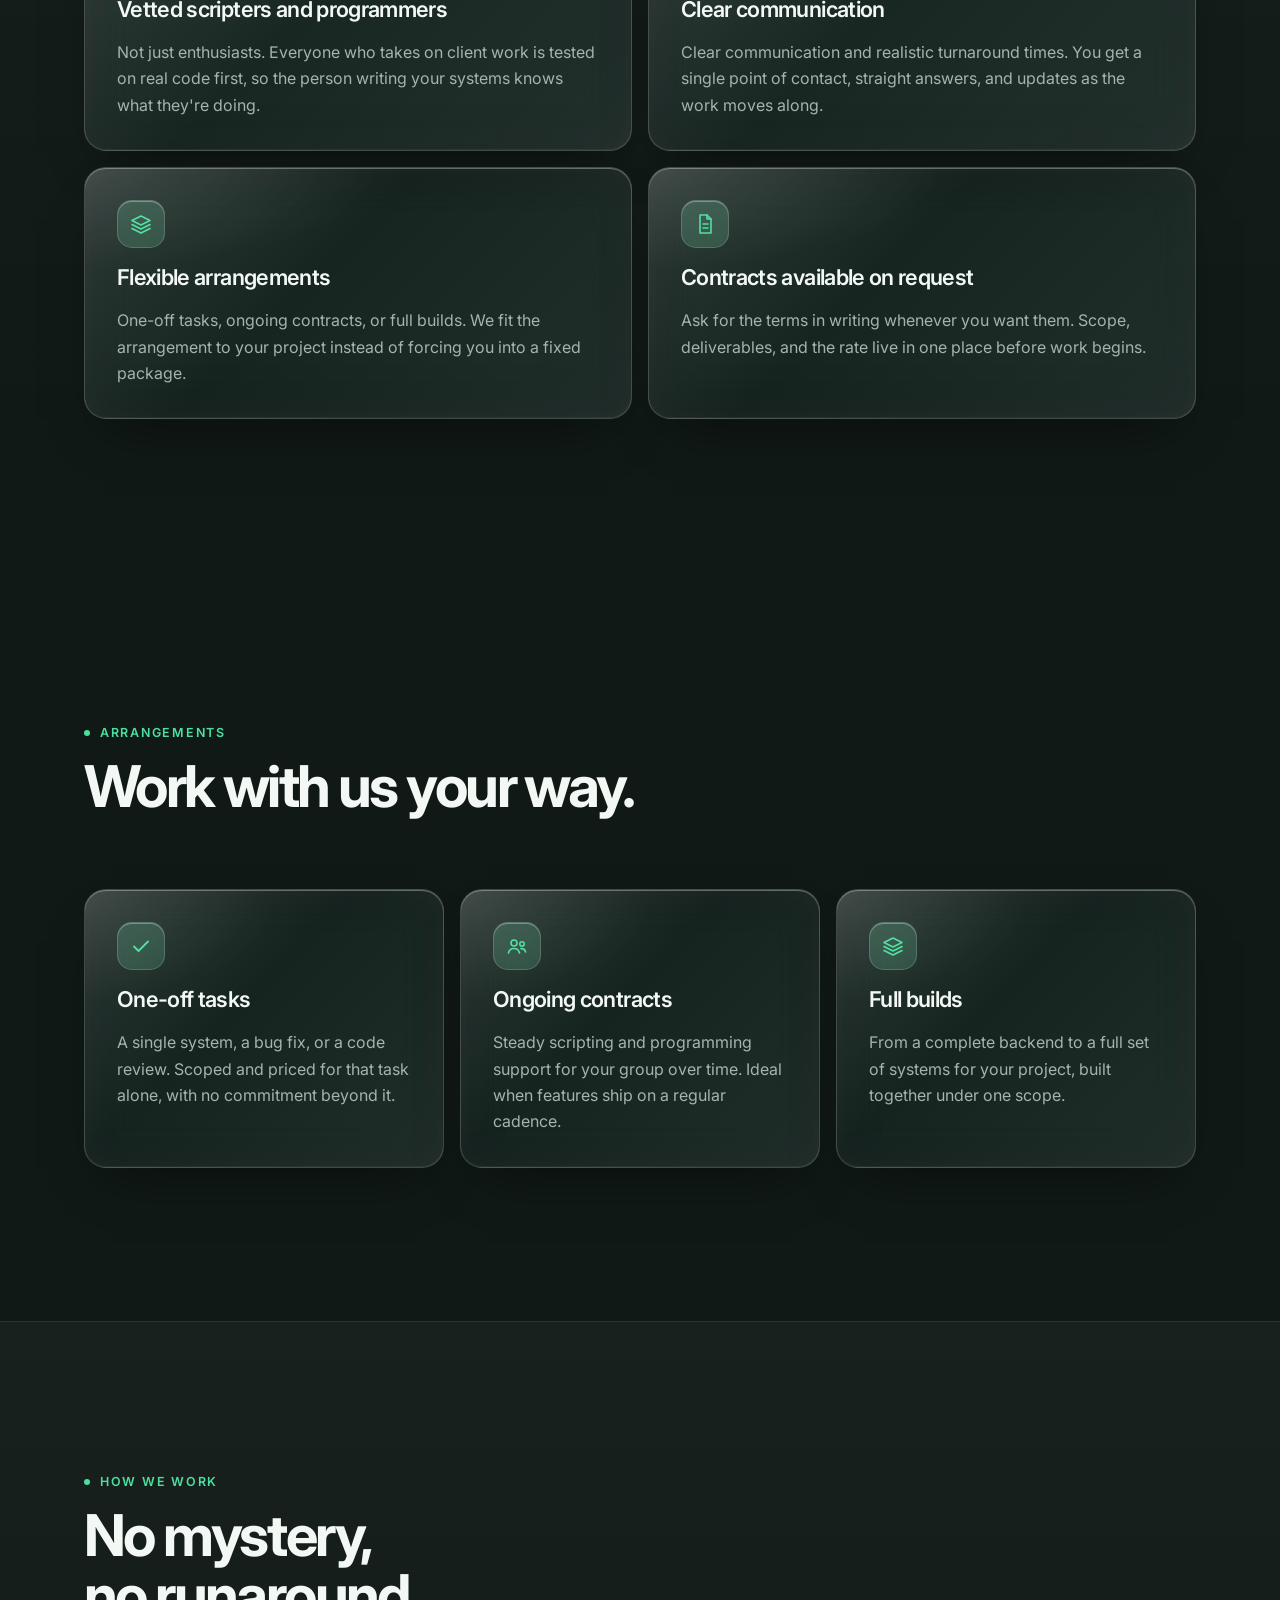
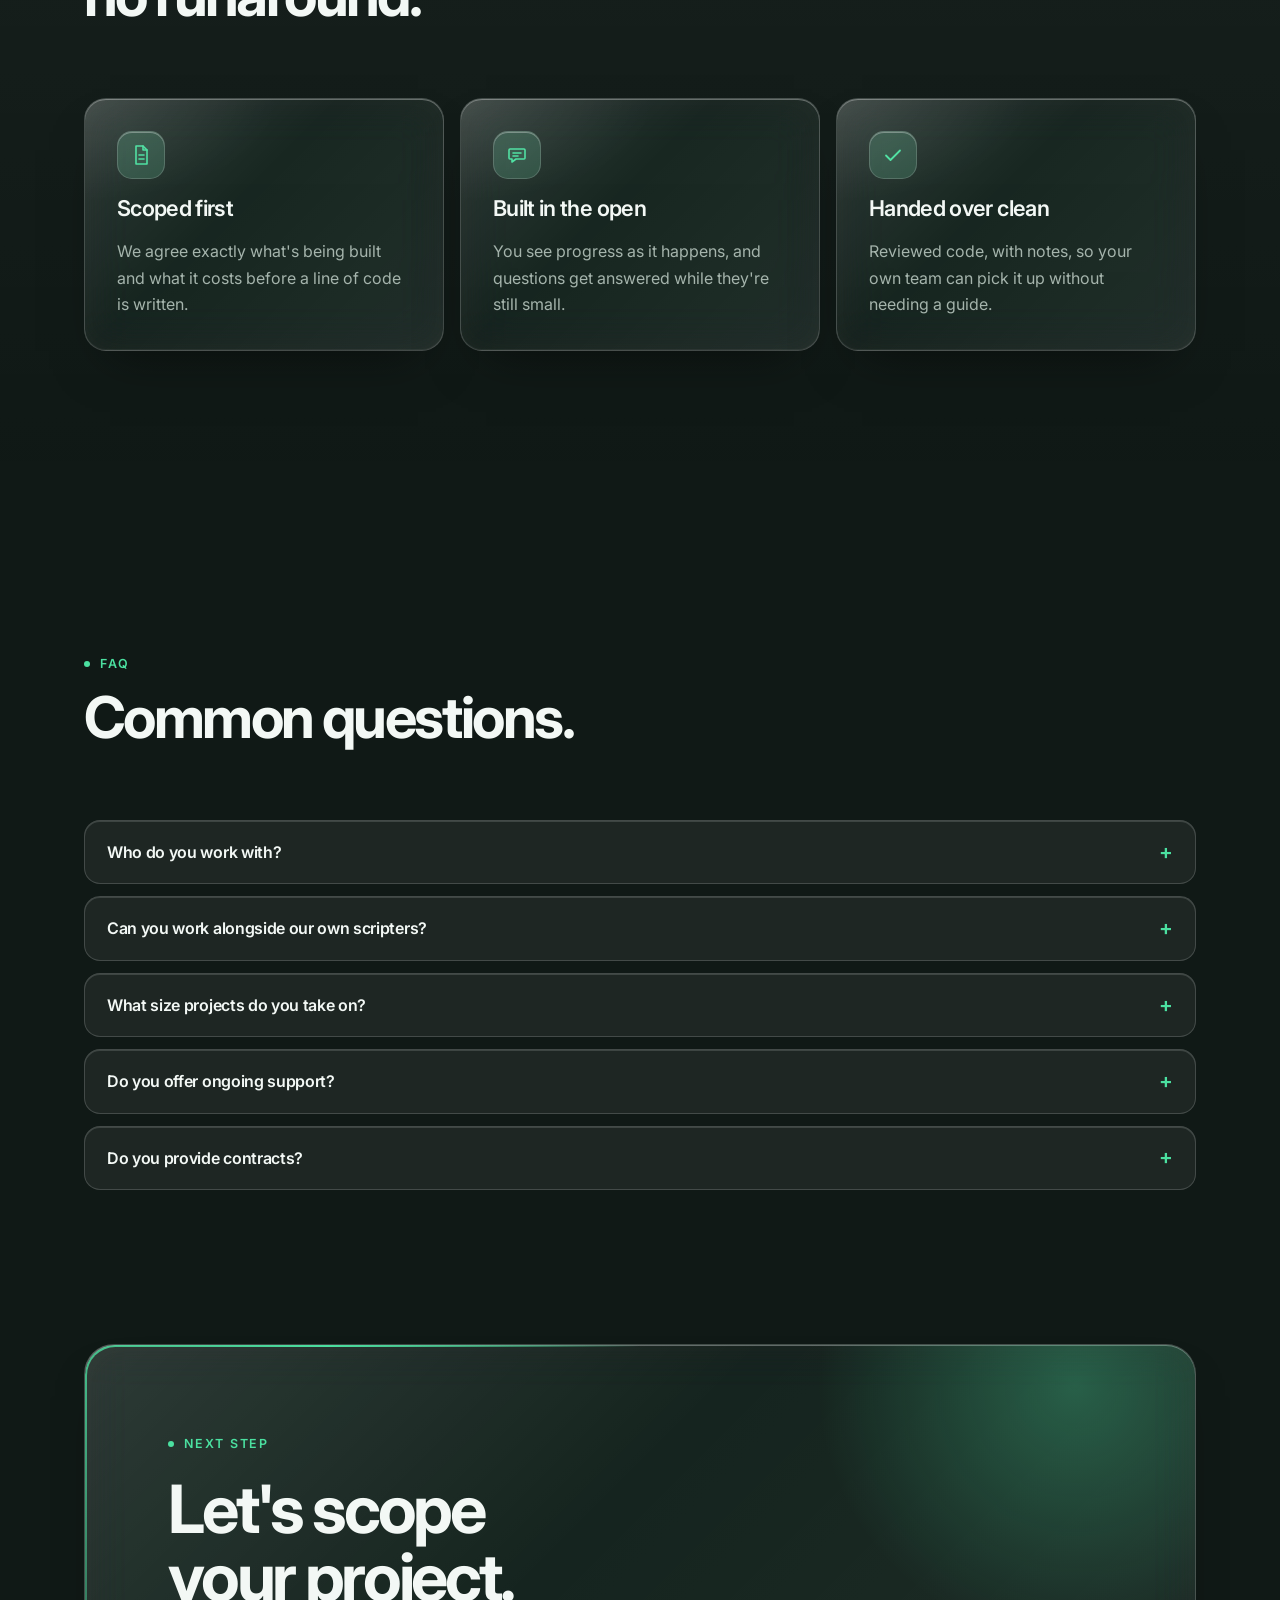
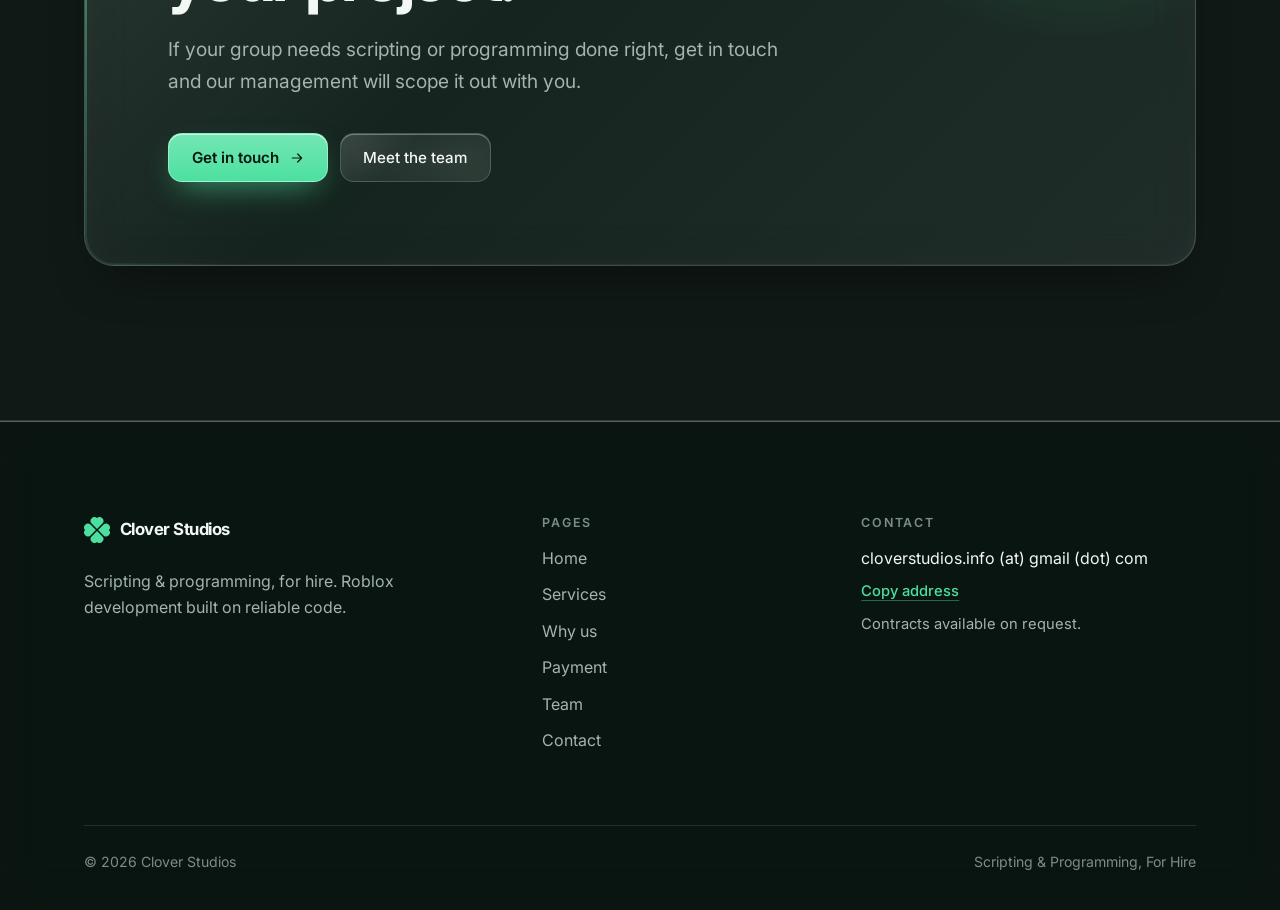
<file: why-us.html>
<!doctype html>
<html lang="en">
<head>
<meta charset="utf-8">
<meta name="viewport" content="width=device-width, initial-scale=1, viewport-fit=cover">
<title>Why us | Clover Studios</title>
<meta name="description" content="Vetted scripters and programmers, clear communication, and flexible arrangements. Why studios hire Clover Studios.">
<meta name="keywords" content="hire Roblox scripters, vetted Roblox developers, Roblox development studio, Roblox programmers for hire, Clover Studios">
<meta name="author" content="Clover Studios">
<meta name="robots" content="index, follow">
<link rel="canonical" href="https://cloverstudios.cc/why-us.html">
<meta name="theme-color" content="#101916">
<meta property="og:type" content="website">
<meta property="og:site_name" content="Clover Studios">
<meta property="og:title" content="Why us | Clover Studios">
<meta property="og:description" content="Vetted scripters and programmers, clear communication, and flexible arrangements. Why studios hire Clover Studios.">
<meta property="og:url" content="https://cloverstudios.cc/why-us.html">
<meta property="og:image" content="https://cloverstudios.cc/assets/og.png">
<meta property="og:image:width" content="1200">
<meta property="og:image:height" content="630">
<meta property="og:image:alt" content="Clover Studios, scripting and programming for Roblox.">
<meta property="og:locale" content="en_US">
<meta name="twitter:card" content="summary_large_image">
<meta name="twitter:title" content="Why us | Clover Studios">
<meta name="twitter:description" content="Vetted scripters and programmers, clear communication, and flexible arrangements. Why studios hire Clover Studios.">
<meta name="twitter:image" content="https://cloverstudios.cc/assets/og.png">
<style>html{color-scheme:dark}body{background:#101916}</style>
<link rel="icon" href="assets/favicon.svg" type="image/svg+xml">
<link rel="apple-touch-icon" href="assets/apple-touch-icon.png">
<link rel="manifest" href="site.webmanifest">
<link rel="preconnect" href="https://fonts.googleapis.com">
<link rel="preconnect" href="https://fonts.gstatic.com" crossorigin>
<link rel="stylesheet" href="https://fonts.googleapis.com/css2?family=Inter:wght@400;500;600;700&display=swap">
<link rel="stylesheet" href="css/style.css">
</head>
<body>
<svg width="0" height="0" style="position:absolute" aria-hidden="true" focusable="false">
  <defs>
    <symbol id="clover" viewBox="-12 -12 24 24">
      <g fill="currentColor">
        <path transform="translate(0,-1)" d="M0 0L-5-5A3.54 3.54 0 0 1 0-10A3.54 3.54 0 0 1 5-5Z"/>
        <path transform="rotate(90) translate(0,-1)" d="M0 0L-5-5A3.54 3.54 0 0 1 0-10A3.54 3.54 0 0 1 5-5Z"/>
        <path transform="rotate(180) translate(0,-1)" d="M0 0L-5-5A3.54 3.54 0 0 1 0-10A3.54 3.54 0 0 1 5-5Z"/>
        <path transform="rotate(270) translate(0,-1)" d="M0 0L-5-5A3.54 3.54 0 0 1 0-10A3.54 3.54 0 0 1 5-5Z"/>
      </g>
    </symbol>
    <symbol id="arrow" viewBox="0 0 24 24"><g fill="none" stroke="currentColor" stroke-width="1.8" stroke-linecap="round" stroke-linejoin="round"><path d="M5 12h14M13 6l6 6-6 6"/></g></symbol>
    <symbol id="i-check" viewBox="0 0 24 24"><g fill="none" stroke="currentColor" stroke-width="1.8" stroke-linecap="round" stroke-linejoin="round"><path d="M5 12.5l4.5 4.5L19 7.5"/></g></symbol>
    <symbol id="i-cube" viewBox="0 0 24 24"><g fill="none" stroke="currentColor" stroke-width="1.6" stroke-linecap="round" stroke-linejoin="round"><path d="M12 3l8 4.5v9L12 21l-8-4.5v-9L12 3z"/><path d="M12 12l8-4.5M12 12L4 7.5M12 12v9"/></g></symbol>
    <symbol id="i-db" viewBox="0 0 24 24"><g fill="none" stroke="currentColor" stroke-width="1.6" stroke-linecap="round" stroke-linejoin="round"><ellipse cx="12" cy="6" rx="7" ry="3"/><path d="M5 6v6c0 1.7 3.1 3 7 3s7-1.3 7-3V6M5 12v6c0 1.7 3.1 3 7 3s7-1.3 7-3v-6"/></g></symbol>
    <symbol id="i-net" viewBox="0 0 24 24"><g fill="none" stroke="currentColor" stroke-width="1.6" stroke-linecap="round" stroke-linejoin="round"><circle cx="6" cy="12" r="2.5"/><circle cx="18" cy="6" r="2.5"/><circle cx="18" cy="18" r="2.5"/><path d="M8.2 10.8l7.6-3.6M8.2 13.2l7.6 3.6"/></g></symbol>
    <symbol id="i-sliders" viewBox="0 0 24 24"><g fill="none" stroke="currentColor" stroke-width="1.6" stroke-linecap="round" stroke-linejoin="round"><path d="M4 7h10M18 7h2M4 17h2M10 17h10"/><circle cx="16" cy="7" r="2"/><circle cx="8" cy="17" r="2"/></g></symbol>
    <symbol id="i-gauge" viewBox="0 0 24 24"><g fill="none" stroke="currentColor" stroke-width="1.6" stroke-linecap="round" stroke-linejoin="round"><path d="M4.5 17a8 8 0 1 1 15 0"/><path d="M12 14l4-5"/><circle cx="12" cy="14" r="1.2"/></g></symbol>
    <symbol id="i-shield" viewBox="0 0 24 24"><g fill="none" stroke="currentColor" stroke-width="1.6" stroke-linecap="round" stroke-linejoin="round"><path d="M12 3l7 3v5c0 4.5-3 8-7 10-4-2-7-5.5-7-10V6l7-3z"/><path d="M9 12l2 2 4-4"/></g></symbol>
    <symbol id="i-chat" viewBox="0 0 24 24"><g fill="none" stroke="currentColor" stroke-width="1.6" stroke-linecap="round" stroke-linejoin="round"><path d="M5 6h14a1 1 0 0 1 1 1v8a1 1 0 0 1-1 1h-8l-4 3v-3H5a1 1 0 0 1-1-1V7a1 1 0 0 1 1-1z"/><path d="M8 10h8M8 13h5"/></g></symbol>
    <symbol id="i-web" viewBox="0 0 24 24"><g fill="none" stroke="currentColor" stroke-width="1.6" stroke-linecap="round" stroke-linejoin="round"><rect x="3" y="5" width="18" height="14" rx="2"/><path d="M3 9.5h18M7 7.3h.01M10 7.3h.01"/></g></symbol>
    <symbol id="i-people" viewBox="0 0 24 24"><g fill="none" stroke="currentColor" stroke-width="1.6" stroke-linecap="round" stroke-linejoin="round"><circle cx="9" cy="9" r="3"/><path d="M3.5 19c.6-3 2.8-4.5 5.5-4.5s4.9 1.5 5.5 4.5"/><circle cx="17" cy="10" r="2.2"/><path d="M16 14.6c2.3-.2 4 1 4.5 3.4"/></g></symbol>
    <symbol id="i-clock" viewBox="0 0 24 24"><g fill="none" stroke="currentColor" stroke-width="1.6" stroke-linecap="round" stroke-linejoin="round"><circle cx="12" cy="12" r="8.5"/><path d="M12 7.5V12l3 2"/></g></symbol>
    <symbol id="i-doc" viewBox="0 0 24 24"><g fill="none" stroke="currentColor" stroke-width="1.6" stroke-linecap="round" stroke-linejoin="round"><path d="M7 3h7l4 4v14H7z"/><path d="M14 3v4h4M10 12h5M10 16h5"/></g></symbol>
    <symbol id="i-layers" viewBox="0 0 24 24"><g fill="none" stroke="currentColor" stroke-width="1.6" stroke-linecap="round" stroke-linejoin="round"><path d="M12 4l9 4.5-9 4.5-9-4.5L12 4z"/><path d="M3 12.5l9 4.5 9-4.5M3 16.5l9 4.5 9-4.5"/></g></symbol>
  </defs>
</svg>

<div class="bgfx" aria-hidden="true"><i class="b1"></i><i class="b2"></i><i class="b3"></i></div>

<header class="nav" id="nav">
  <div class="nav-in">
    <a class="brand" href="index.html" aria-label="Clover Studios home">
      <svg class="i" aria-hidden="true"><use href="#clover"/></svg>
      <span>Clover Studios</span>
    </a>
    <nav class="links" aria-label="Primary">
      <span class="ind" aria-hidden="true"></span>
      <a href="services.html">Services</a>
      <a href="why-us.html" aria-current="page">Why us</a>
      <a href="payment.html">Payment</a>
      <a href="team.html">Team</a>
    </nav>
    <div class="nav-r">
      <a class="btn btn-primary btn-sm cta-nav" href="contact.html">Get in touch</a>
      <button class="menubtn" id="menubtn" type="button" aria-expanded="false" aria-controls="navmenu" aria-label="Menu"><span></span><span></span></button>
    </div>
  </div>
</header>

<div class="navmenu" id="navmenu">
  <a href="index.html">Home</a>
  <a href="services.html">Services</a>
  <a href="why-us.html">Why us</a>
  <a href="payment.html">Payment</a>
  <a href="team.html">Team</a>
  <a href="contact.html">Contact</a>
</div>

<div class="page">
<main>
<header class="hero hero-sm">
  <canvas id="grid" aria-hidden="true"></canvas>
  <div class="wrap hero-in">
    <p class="eyebrow hrise" style="--i:0">Why Clover</p>
    <h1 class="h1" aria-label="Why hire us."><span aria-hidden="true"><span class="wm"><span class="wi" style="--i:1">Why</span></span> <span class="wm"><span class="wi grad" style="--i:2">hire</span></span> <span class="wm"><span class="wi grad" style="--i:3">us.</span></span></span></h1>
    <p class="lead hrise" style="--i:3">Vetted programmers, clear communication, and arrangements that fit how you work.</p>
  </div>
</header>

<section class="sec" style="padding-top:clamp(32px,5vw,64px)">
  <div class="wrap">
    <div class="card bigstat rv">
      <div class="num"><span class="count" data-to="20">20</span><span class="suf">M+</span></div>
      <p class="lead">Some of our staff have 20+ million contributions.</p>
    </div>
  </div>
</section>

<section class="sec band">
  <div class="wrap">
    <div class="sec-head rv">
      <div>
        <p class="eyebrow">What you get</p>
        <h2 class="h2">Built for people who need code they can rely on.</h2>
      </div>
    </div>
    <div class="grid2 stagger">
      <div class="card point">
        <span class="ico"><svg class="i" aria-hidden="true"><use href="#i-shield"/></svg></span>
        <h3>Vetted scripters and programmers</h3>
        <p>Not just enthusiasts. Everyone who takes on client work is tested on real code first, so the person writing your systems knows what they're doing.</p>
      </div>
      <div class="card point">
        <span class="ico"><svg class="i" aria-hidden="true"><use href="#i-clock"/></svg></span>
        <h3>Clear communication</h3>
        <p>Clear communication and realistic turnaround times. You get a single point of contact, straight answers, and updates as the work moves along.</p>
      </div>
      <div class="card point">
        <span class="ico"><svg class="i" aria-hidden="true"><use href="#i-layers"/></svg></span>
        <h3>Flexible arrangements</h3>
        <p>One-off tasks, ongoing contracts, or full builds. We fit the arrangement to your project instead of forcing you into a fixed package.</p>
      </div>
      <div class="card point">
        <span class="ico"><svg class="i" aria-hidden="true"><use href="#i-doc"/></svg></span>
        <h3>Contracts available on request</h3>
        <p>Ask for the terms in writing whenever you want them. Scope, deliverables, and the rate live in one place before work begins.</p>
      </div>
    </div>
  </div>
</section>

<section class="sec">
  <div class="wrap">
    <div class="sec-head rv">
      <div>
        <p class="eyebrow">Arrangements</p>
        <h2 class="h2">Work with us your way.</h2>
      </div>
    </div>
    <div class="grid3 stagger">
      <div class="card point">
        <span class="ico"><svg class="i" aria-hidden="true"><use href="#i-check"/></svg></span>
        <h3>One-off tasks</h3>
        <p>A single system, a bug fix, or a code review. Scoped and priced for that task alone, with no commitment beyond it.</p>
      </div>
      <div class="card point">
        <span class="ico"><svg class="i" aria-hidden="true"><use href="#i-people"/></svg></span>
        <h3>Ongoing contracts</h3>
        <p>Steady scripting and programming support for your group over time. Ideal when features ship on a regular cadence.</p>
      </div>
      <div class="card point">
        <span class="ico"><svg class="i" aria-hidden="true"><use href="#i-layers"/></svg></span>
        <h3>Full builds</h3>
        <p>From a complete backend to a full set of systems for your project, built together under one scope.</p>
      </div>
    </div>
  </div>
</section>

<section class="sec band">
  <div class="wrap">
    <div class="sec-head rv">
      <div>
        <p class="eyebrow">How we work</p>
        <h2 class="h2">No mystery, no runaround.</h2>
      </div>
    </div>
    <div class="grid3 stagger">
      <div class="card point">
        <span class="ico"><svg class="i" aria-hidden="true"><use href="#i-doc"/></svg></span>
        <h3>Scoped first</h3>
        <p>We agree exactly what's being built and what it costs before a line of code is written.</p>
      </div>
      <div class="card point">
        <span class="ico"><svg class="i" aria-hidden="true"><use href="#i-chat"/></svg></span>
        <h3>Built in the open</h3>
        <p>You see progress as it happens, and questions get answered while they're still small.</p>
      </div>
      <div class="card point">
        <span class="ico"><svg class="i" aria-hidden="true"><use href="#i-check"/></svg></span>
        <h3>Handed over clean</h3>
        <p>Reviewed code, with notes, so your own team can pick it up without needing a guide.</p>
      </div>
    </div>
  </div>
</section>

<section class="sec">
  <div class="wrap">
    <div class="sec-head rv">
      <div>
        <p class="eyebrow">FAQ</p>
        <h2 class="h2">Common questions.</h2>
      </div>
    </div>
    <div class="faq stagger">
      <details>
        <summary>Who do you work with?</summary>
        <p>Other Roblox studios, dev groups, and independent creators. If your project needs reliable code, that's who we build for.</p>
      </details>
      <details>
        <summary>Can you work alongside our own scripters?</summary>
        <p>Yes. We can slot into an existing team, take on a single system, or own the whole backend, depending on what you need.</p>
      </details>
      <details>
        <summary>What size projects do you take on?</summary>
        <p>Anything from a single bug fix to a complete backend. The size of the scope changes the plan, not the standard of the code.</p>
      </details>
      <details>
        <summary>Do you offer ongoing support?</summary>
        <p>Yes. Alongside one-off tasks, ongoing contracts are available for teams that want steady scripting and programming support over time.</p>
      </details>
      <details>
        <summary>Do you provide contracts?</summary>
        <p>Contracts are available on request. If you want the scope, deliverables, and rate in writing, just ask and we'll put them together.</p>
      </details>
    </div>
  </div>
</section>

<section class="sec" style="padding-top:0">
  <div class="wrap">
    <div class="cta-card rv">
      <p class="eyebrow">Next step</p>
      <h2 style="margin-top:22px">Let's scope your project.</h2>
      <p class="lead">If your group needs scripting or programming done right, get in touch and our management will scope it out with you.</p>
      <div class="cta">
        <a class="btn btn-primary" href="contact.html">Get in touch <svg class="arr" aria-hidden="true"><use href="#arrow"/></svg></a>
        <a class="btn btn-ghost" href="team.html">Meet the team</a>
      </div>
    </div>
  </div>
</section>
</main>

<footer class="foot">
  <div class="wrap">
    <div class="foot-top">
      <div class="foot-brand">
        <a class="brand" href="index.html"><svg class="i" aria-hidden="true"><use href="#clover"/></svg><span>Clover Studios</span></a>
        <p>Scripting &amp; programming, for hire. Roblox development built on reliable code.</p>
      </div>
      <nav class="foot-col" aria-label="Pages">
        <h3>Pages</h3>
        <a href="index.html">Home</a>
        <a href="services.html">Services</a>
        <a href="why-us.html">Why us</a>
        <a href="payment.html">Payment</a>
        <a href="team.html">Team</a>
        <a href="contact.html">Contact</a>
      </nav>
      <div class="foot-col">
        <h3>Contact</h3>
        <p class="foot-mail">cloverstudios.info (at) gmail (dot) com</p>
        <button class="link-btn copy-mail" type="button">Copy address</button>
        <p class="foot-note">Contracts available on request.</p>
      </div>
    </div>
    <div class="foot-bottom">
      <span>&copy; 2026 Clover Studios</span>
      <span>Scripting &amp; Programming, For Hire</span>
    </div>
  </div>
</footer>
</div>

<script src="js/vendor/lenis.min.js"></script>
<script src="js/main.js"></script>
</body>
</html>
</file>
<file: css/style.css>
html { color-scheme: dark; }
body { margin: 0; }
img { max-width: 100%; }
[hidden] { display: none !important; }

:root {
  --bg: #101916;
  --bg-1: #14201c;
  --line: rgba(255, 255, 255, 0.11);
  --line-2: rgba(255, 255, 255, 0.2);
  --fg: #f3f8f5;
  --muted: #a5b4ac;
  --dim: #7d8d85;
  --accent: #4be0a0;
  --accent-2: #a8f5cf;
  --accent-ink: #04180f;
  --glass: linear-gradient(135deg, rgba(255, 255, 255, 0.14), rgba(255, 255, 255, 0.045) 42%, rgba(255, 255, 255, 0.085));
  --glass-flat: rgba(255, 255, 255, 0.06);
  --glass-line: rgba(255, 255, 255, 0.17);
  --glass-hi: rgba(255, 255, 255, 0.32);
  --shadow: 0 26px 50px -26px rgba(0, 0, 0, 0.55);
  --org-line: rgba(255, 255, 255, 0.24);
  --font: "Inter", system-ui, -apple-system, "Segoe UI", Roboto, Helvetica, Arial, sans-serif;
  --gutter: clamp(20px, 5vw, 64px);
  --maxw: 1240px;
  --radius: 22px;
  --ease: cubic-bezier(0.16, 1, 0.3, 1);
  --tx: transform 0.6s var(--ease), border-color 0.4s ease, background 0.4s ease, color 0.3s ease;
  color-scheme: dark;
}

* { box-sizing: border-box; }
html { scroll-padding-top: 96px; scrollbar-color: var(--line-2) var(--bg); }
@media (prefers-reduced-motion: no-preference) { html { scroll-behavior: smooth; } }
html.lenis, html.lenis body { height: auto; }
.lenis.lenis-smooth { scroll-behavior: auto !important; }
.lenis.lenis-smooth [data-lenis-prevent] { overscroll-behavior: contain; }
.lenis.lenis-stopped, html.menu-open { overflow: hidden; }

body {
  background: var(--bg);
  color: var(--fg);
  font: 400 1rem/1.65 var(--font);
  -webkit-font-smoothing: antialiased;
  overflow-x: clip;
}
h1, h2, h3, h4, p, ul, ol { margin: 0; }
ul, ol { padding: 0; list-style: none; }
a { color: inherit; }
::selection { background: color-mix(in srgb, var(--accent) 35%, transparent); }
:focus-visible { outline: 2px solid var(--accent); outline-offset: 3px; border-radius: 6px; }
svg.i { display: block; width: 1em; height: 1em; }

.wrap { width: 100%; max-width: var(--maxw); margin-inline: auto; padding-inline: var(--gutter); }

/* the glow layer, sits behind everything on z-index -1. put a background on html and it vanishes */
.bgfx { position: fixed; inset: 0; z-index: -1; overflow: hidden; pointer-events: none; background: linear-gradient(180deg, #16241f 0%, #101a17 55%, #0e1714 100%); }
.bgfx i { position: absolute; border-radius: 50%; will-change: transform; }
.b1 { width: 62vmax; height: 62vmax; left: -20vmax; top: -22vmax; background: radial-gradient(circle, rgba(75, 224, 160, 0.34), transparent 64%); animation: drift1 28s ease-in-out infinite alternate; }
.b2 { width: 56vmax; height: 56vmax; right: -22vmax; top: 18vh; background: radial-gradient(circle, rgba(46, 186, 204, 0.26), transparent 64%); animation: drift2 34s ease-in-out infinite alternate; }
.b3 { width: 52vmax; height: 52vmax; left: 8vw; bottom: -26vmax; background: radial-gradient(circle, rgba(140, 236, 180, 0.22), transparent 64%); animation: drift3 40s ease-in-out infinite alternate; }
@keyframes drift1 { to { transform: translate(14vmax, 10vmax) scale(1.12); } }
@keyframes drift2 { to { transform: translate(-12vmax, -8vmax) scale(1.1); } }
@keyframes drift3 { to { transform: translate(10vmax, -12vmax) scale(1.15); } }

.eyebrow { display: inline-flex; align-items: center; gap: 10px; font: 600 0.78rem/1 var(--font); letter-spacing: 0.14em; text-transform: uppercase; color: var(--accent); }
.eyebrow::before { content: ""; width: 6px; height: 6px; border-radius: 50%; background: currentColor; }
.h2 { font: 700 clamp(2rem, 4.6vw, 3.6rem)/1.04 var(--font); letter-spacing: -0.045em; text-wrap: balance; }
.lead { font-size: clamp(1.05rem, 1.5vw, 1.3rem); color: var(--muted); max-width: 52ch; }

/* page fade in. chrome flashed white between pages so the little style tag in the html head covers it */
.page { animation: pagein 0.6s var(--ease); }
@keyframes pagein { from { opacity: 0; transform: translateY(14px); } to { opacity: 1; transform: none; } }
html.leaving .page { opacity: 0; transform: translateY(-12px); transition: opacity 0.3s ease, transform 0.3s ease; }
@view-transition { navigation: auto; }

.js .rv { opacity: 0; translate: 0 36px; }
.js .rv.in {
  opacity: 1; translate: 0 0;
  transition: opacity 1s var(--ease) var(--d, 0s), translate 1.1s var(--ease) var(--d, 0s), var(--tx);
}

/* glass surface. blur is heavy on older phones but it makes the whole look, so keeping it */
.nav-in, .card, .cta-card, .foot, .navmenu, .menubtn, .node {
  background: var(--glass);
  -webkit-backdrop-filter: blur(22px) saturate(175%); backdrop-filter: blur(22px) saturate(175%);
  border: 1px solid var(--glass-line);
  box-shadow: inset 0 1px 0 var(--glass-hi), inset 0 -1px 0 rgba(255, 255, 255, 0.05), inset 0 0 28px rgba(255, 255, 255, 0.025), var(--shadow);
}

.nav {
  position: fixed; top: 0; left: 0; right: 0; z-index: 100;
  padding: calc(env(safe-area-inset-top, 0px) + 14px) var(--gutter) 0;
  pointer-events: none;
  transition: transform 0.6s var(--ease);
}
.nav.hide { transform: translateY(-140%); }
.nav-in {
  pointer-events: auto; display: flex; align-items: center; justify-content: space-between; gap: 16px;
  max-width: calc(var(--maxw) - 2 * var(--gutter)); margin-inline: auto; padding: 9px 9px 9px 18px;
  border-radius: 20px;
}
.brand { display: inline-flex; align-items: center; gap: 10px; text-decoration: none; font: 700 1.05rem/1 var(--font); letter-spacing: -0.03em; }
.brand svg.i { width: 26px; height: 26px; color: var(--accent); transition: transform 0.9s var(--ease); }
.brand:hover svg.i { transform: rotate(90deg); }
.links { position: relative; display: flex; gap: 2px; }
.links a { position: relative; z-index: 1; padding: 9px 15px; border-radius: 12px; font-size: 0.92rem; font-weight: 500; color: var(--muted); text-decoration: none; transition: color 0.25s; }
.links a:hover, .links a[aria-current="page"] { color: var(--fg); }
.ind { position: absolute; left: 0; top: 0; height: 100%; width: 0; border-radius: 12px; background: rgba(255, 255, 255, 0.12); border: 1px solid var(--glass-line); box-shadow: inset 0 1px 0 var(--glass-hi); opacity: 0; transition: transform 0.5s var(--ease), width 0.5s var(--ease), opacity 0.3s; }
.nav-r { display: flex; align-items: center; gap: 8px; }
.menubtn { display: none; width: 42px; height: 38px; border-radius: 12px; cursor: pointer; position: relative; padding: 0; }
.menubtn span { position: absolute; left: 12px; right: 12px; height: 1.5px; background: var(--fg); transition: transform 0.4s var(--ease), top 0.4s var(--ease); }
.menubtn span:nth-child(1) { top: 14px; }
.menubtn span:nth-child(2) { top: 22px; }
.menubtn.on span:nth-child(1) { top: 18px; transform: rotate(45deg); }
.menubtn.on span:nth-child(2) { top: 18px; transform: rotate(-45deg); }
@media (max-width: 820px) { .links { display: none; } .menubtn { display: block; } .cta-nav { display: none; } }

.navmenu {
  position: fixed; inset: 0; z-index: 90; display: grid; align-content: center; gap: 4px;
  padding: 96px var(--gutter) 48px; border: 0; border-radius: 0; box-shadow: none;
  background: color-mix(in srgb, var(--bg) 78%, transparent);
  visibility: hidden; opacity: 0; transition: opacity 0.4s ease, visibility 0.4s;
}
.navmenu.open { visibility: visible; opacity: 1; }
.navmenu a { display: block; padding: 8px 0; font: 700 clamp(2.2rem, 10vw, 3.4rem)/1.1 var(--font); letter-spacing: -0.05em; text-decoration: none; opacity: 0; translate: 0 24px; transition: opacity 0.6s var(--ease), translate 0.7s var(--ease), color 0.3s; }
.navmenu.open a { opacity: 1; translate: 0 0; transition-delay: calc(var(--i, 0) * 0.06s + 0.12s); }
.navmenu a:hover { color: var(--accent); }
@media (min-width: 821px) { .navmenu { display: none; } }

.btn {
  position: relative; display: inline-flex; align-items: center; justify-content: center; gap: 10px; overflow: hidden;
  padding: 0.95rem 1.4rem; border-radius: 14px; border: 1px solid transparent;
  font: 500 0.95rem/1 var(--font); text-decoration: none; cursor: pointer;
  transition: background 0.25s, border-color 0.25s, color 0.25s, box-shadow 0.4s, transform 0.4s var(--ease);
}
.btn .arr { width: 16px; height: 16px; transition: transform 0.45s var(--ease); }
.btn:hover .arr { transform: translateX(4px); }
.btn-sm { padding: 0.7rem 1.05rem; font-size: 0.88rem; border-radius: 12px; }
.btn-primary { background: linear-gradient(180deg, color-mix(in srgb, var(--accent) 78%, #fff), var(--accent)); color: var(--accent-ink); font-weight: 600; border-color: rgba(255, 255, 255, 0.35); box-shadow: inset 0 1px 0 rgba(255, 255, 255, 0.6), 0 12px 32px -12px color-mix(in srgb, var(--accent) 75%, transparent); }
.btn-primary::after { content: ""; position: absolute; inset: 0; background: linear-gradient(110deg, transparent 30%, rgba(255, 255, 255, 0.5) 50%, transparent 70%); transform: translateX(-130%); transition: transform 0.9s var(--ease); }
.btn-primary:hover::after { transform: translateX(130%); }
.btn-primary:hover { box-shadow: inset 0 1px 0 rgba(255, 255, 255, 0.6), 0 16px 40px -10px color-mix(in srgb, var(--accent) 85%, transparent); transform: translateY(-2px); }
.btn-ghost { color: var(--fg); background: var(--glass); -webkit-backdrop-filter: blur(16px) saturate(170%); backdrop-filter: blur(16px) saturate(170%); border-color: var(--glass-line); box-shadow: inset 0 1px 0 var(--glass-hi); }
.btn-ghost:hover { border-color: var(--accent); color: var(--accent); transform: translateY(-2px); }
.more { display: inline-flex; align-items: center; gap: 10px; padding-bottom: 6px; border-bottom: 1px solid var(--line-2); color: var(--fg); font-weight: 500; text-decoration: none; transition: color 0.25s, border-color 0.25s; }
.more .arr { width: 16px; height: 16px; transition: transform 0.45s var(--ease); }
.more:hover { color: var(--accent); border-color: var(--accent); }
.more:hover .arr { transform: translateX(5px); }
.link-btn { padding: 0; border: 0; background: none; color: var(--accent); font: 500 0.92rem/1.4 var(--font); text-align: left; text-decoration: underline; text-underline-offset: 4px; text-decoration-color: color-mix(in srgb, var(--accent) 40%, transparent); cursor: pointer; width: fit-content; transition: text-decoration-color 0.25s; }
.link-btn:hover { text-decoration-color: var(--accent); }

.hero { position: relative; isolation: isolate; overflow: hidden; display: flex; align-items: center; min-height: min(100svh, 940px); }
.hero canvas { position: absolute; inset: 0; width: 100%; height: 100%; z-index: -1; }
.hero-in { position: relative; width: 100%; padding-block: clamp(132px, 16vw, 200px) clamp(88px, 11vw, 148px); will-change: transform, opacity; }
.hero-sm { min-height: 0; display: block; }
.hero-sm .hero-in { padding-block: clamp(148px, 17vw, 210px) clamp(56px, 8vw, 104px); }

.h1 { margin-block: 30px 30px; max-width: 14em; font: 700 clamp(2.7rem, 7.2vw, 6.6rem)/1 var(--font); letter-spacing: -0.055em; }
.hero-in > .h1:first-child { margin-top: 0; }
.hero-sm .h1 { font-size: clamp(2.5rem, 6.2vw, 5.2rem); max-width: 12em; }
.wm { display: inline-block; vertical-align: top; overflow: hidden; padding: 0.06em 0.04em 0.26em; margin: -0.06em -0.04em -0.26em; }
.wi { display: inline-block; padding-bottom: 0.2em; margin-bottom: -0.2em; transform: translateY(125%); animation: wup 1.2s var(--ease) forwards; animation-delay: calc(0.12s + var(--i, 0) * 0.07s); }
@keyframes wup { to { transform: none; } }
.grad { background: linear-gradient(100deg, var(--accent) 0%, var(--accent-2) 38%, var(--accent) 76%); background-size: 220% 100%; -webkit-background-clip: text; background-clip: text; color: transparent; }
.wi.grad { animation: wup 1.2s var(--ease) forwards, shimmer 7s linear 1.4s infinite; animation-delay: calc(0.12s + var(--i, 0) * 0.07s), 1.4s; }
@keyframes shimmer { to { background-position: -220% 0; } }

.hrise { animation: fadeup 1.1s var(--ease) both; animation-delay: calc(0.5s + var(--i, 0) * 0.09s); }
@keyframes fadeup { from { opacity: 0; translate: 0 20px; } to { opacity: 1; translate: 0 0; } }
.cta { display: flex; flex-wrap: wrap; gap: 12px; margin-top: 40px; }

.sec { position: relative; padding-block: clamp(88px, 12vw, 176px); }
.band { background: linear-gradient(to bottom, rgba(255, 255, 255, 0.035), rgba(255, 255, 255, 0)); border-top: 1px solid var(--line); }
.sec-head { display: flex; flex-wrap: wrap; align-items: end; justify-content: space-between; gap: 20px 40px; margin-bottom: clamp(40px, 6vw, 72px); }
.sec-head > div { display: grid; gap: 18px; }
.sec-head .h2 { max-width: 15ch; }

.big { margin-top: 28px; max-width: 28ch; font: 600 clamp(1.6rem, 3.6vw, 2.9rem)/1.25 var(--font); letter-spacing: -0.035em; }
.big.split .wd { color: color-mix(in srgb, var(--fg) 34%, transparent); transition: color 0.5s ease; }
.big.split .wd.on { color: var(--fg); }
.stats { display: grid; grid-template-columns: repeat(3, minmax(0, 1fr)); margin-top: clamp(64px, 9vw, 120px); border-top: 1px solid var(--line-2); }
.stat { padding: 32px 32px 0 0; }
.stat + .stat { padding-left: 32px; border-left: 1px solid var(--line); }
.num { font: 700 clamp(3rem, 7vw, 5.6rem)/1 var(--font); letter-spacing: -0.06em; background: linear-gradient(180deg, var(--fg), color-mix(in srgb, var(--fg) 55%, transparent)); -webkit-background-clip: text; background-clip: text; color: transparent; font-variant-numeric: tabular-nums; }
.num .suf { background: none; -webkit-background-clip: border-box; background-clip: border-box; color: var(--accent); }
.cap { margin-top: 14px; color: var(--muted); max-width: 26ch; }
@media (max-width: 760px) { .stats { grid-template-columns: minmax(0, 1fr); } .stat, .stat + .stat { padding: 28px 0; border-left: 0; border-bottom: 1px solid var(--line); } }

.card { position: relative; isolation: isolate; overflow: hidden; border-radius: var(--radius); transition: var(--tx), box-shadow 0.5s ease; }
.card::before { content: ""; position: absolute; inset: 0; z-index: -1; opacity: 0; transition: opacity 0.5s ease; background: radial-gradient(440px circle at var(--mx, 50%) var(--my, 0%), color-mix(in srgb, var(--accent) 20%, transparent), transparent 65%); }
.card::after { content: ""; position: absolute; inset: 0; border-radius: inherit; pointer-events: none; background: radial-gradient(120% 90% at 0% 0%, rgba(255, 255, 255, 0.13), transparent 45%); opacity: 0.7; transition: opacity 0.5s; }
.card:hover { border-color: rgba(255, 255, 255, 0.3); transform: translateY(-4px); }
.card:hover::before { opacity: 1; }
.card:hover::after { opacity: 1; }
.ico { display: grid; place-items: center; width: 48px; height: 48px; border-radius: 15px; border: 1px solid var(--glass-line); background: color-mix(in srgb, var(--accent) 14%, rgba(255, 255, 255, 0.05)); box-shadow: inset 0 1px 0 var(--glass-hi); color: var(--accent); font-size: 24px; transition: transform 0.7s var(--ease), background 0.4s; }
.card:hover .ico { transform: rotate(-6deg) scale(1.06); background: color-mix(in srgb, var(--accent) 22%, rgba(255, 255, 255, 0.06)); }
.tags { display: flex; flex-wrap: wrap; gap: 8px; }
.tag { padding: 0.4rem 0.8rem; border: 1px solid var(--glass-line); border-radius: 999px; background: var(--glass-flat); box-shadow: inset 0 1px 0 rgba(255, 255, 255, 0.14); color: var(--muted); font-size: 0.82rem; line-height: 1.2; }

.bento { display: grid; grid-template-columns: repeat(12, minmax(0, 1fr)); gap: 16px; }
.t6 { grid-column: span 6; }
.t4 { grid-column: span 4; }
.tile { display: flex; flex-direction: column; gap: 18px; padding: clamp(24px, 2.6vw, 34px); text-decoration: none; color: inherit; min-height: 100%; }
.tile h3 { font: 600 clamp(1.2rem, 1.8vw, 1.55rem)/1.2 var(--font); letter-spacing: -0.03em; }
.tile p { color: var(--muted); max-width: 40ch; }
.tile .go { margin-top: auto; padding-top: 8px; display: inline-flex; align-items: center; gap: 8px; color: var(--dim); font-size: 0.88rem; font-weight: 500; transition: color 0.3s; }
.tile .go svg { width: 16px; height: 16px; transition: transform 0.45s var(--ease); }
.tile:hover .go { color: var(--accent); }
.tile:hover .go svg { transform: translateX(5px); }
@media (max-width: 960px) { .t6 { grid-column: span 12; } .t4 { grid-column: span 6; } }
@media (max-width: 620px) { .t4 { grid-column: span 12; } }

.split-lay { display: grid; grid-template-columns: minmax(0, 0.8fr) minmax(0, 1.2fr); gap: clamp(36px, 6vw, 96px); align-items: start; }
.split-l { display: grid; gap: 20px; }
.split-l .h2 { max-width: 12ch; }
@media (max-width: 900px) { .split-lay { grid-template-columns: minmax(0, 1fr); } }
.grid2 { display: grid; grid-template-columns: repeat(2, minmax(0, 1fr)); gap: 16px; }
.grid3 { display: grid; grid-template-columns: repeat(3, minmax(0, 1fr)); gap: 16px; }
@media (max-width: 960px) { .grid3 { grid-template-columns: repeat(2, minmax(0, 1fr)); } }
@media (max-width: 640px) { .grid2, .grid3 { grid-template-columns: minmax(0, 1fr); } }
.point { display: flex; flex-direction: column; gap: 16px; padding: clamp(24px, 2.6vw, 32px); }
.point h3 { font: 600 clamp(1.15rem, 1.7vw, 1.4rem)/1.25 var(--font); letter-spacing: -0.03em; }
.point p { color: var(--muted); }

.tl { position: relative; display: grid; grid-template-columns: repeat(3, minmax(0, 1fr)); gap: 32px; margin-top: clamp(48px, 7vw, 88px); }
.tl-line { position: absolute; left: 22px; right: 22px; top: 22px; height: 1px; background: var(--line-2); }
.tl-fill { position: absolute; inset: 0; background: var(--accent); box-shadow: 0 0 14px var(--accent); transform-origin: left; transform: scaleX(var(--tp, 0)); }
.tstep { position: relative; }
.node { position: relative; z-index: 1; display: grid; place-items: center; width: 44px; height: 44px; border-radius: 50%; color: var(--muted); font: 600 0.95rem/1 var(--font); transition: background 0.5s var(--ease), border-color 0.5s, color 0.5s, box-shadow 0.6s; }
.tstep.on .node { background: var(--accent); border-color: var(--accent); color: var(--accent-ink); box-shadow: inset 0 1px 0 rgba(255, 255, 255, 0.5), 0 0 0 7px color-mix(in srgb, var(--accent) 18%, transparent); }
.tstep h3 { margin-top: 26px; font: 600 clamp(1.25rem, 2vw, 1.6rem)/1.2 var(--font); letter-spacing: -0.035em; }
.tstep p { margin-top: 10px; color: var(--muted); max-width: 32ch; }
.tl-big .tstep h3 { font-size: clamp(1.5rem, 2.6vw, 2.1rem); }
@media (max-width: 760px) {
  .tl { grid-template-columns: minmax(0, 1fr); gap: 44px; }
  .tl-line { left: 22px; right: auto; top: 22px; bottom: 22px; width: 1px; height: auto; }
  .tl-fill { transform-origin: top; transform: scaleY(var(--tp, 0)); }
  .tstep { display: grid; grid-template-columns: 44px minmax(0, 1fr); column-gap: 22px; }
  .node { grid-row: 1 / 3; }
  .tstep h3 { margin-top: 10px; }
}

.avatar { position: relative; flex: none; display: grid; place-items: center; width: 44px; height: 44px; border-radius: 50%; background: color-mix(in srgb, var(--accent) 16%, rgba(255, 255, 255, 0.05)); box-shadow: inset 0 1px 0 var(--glass-hi); color: var(--accent); font: 700 1.05rem/1 var(--font); text-align: center; }
@property --a { syntax: "<angle>"; inherits: false; initial-value: 0deg; }
.avatar::before { content: ""; position: absolute; inset: -3px; border-radius: 50%; padding: 1.5px; background: conic-gradient(from var(--a), color-mix(in srgb, var(--accent) 90%, transparent), transparent 55%, color-mix(in srgb, var(--accent) 90%, transparent)); -webkit-mask: linear-gradient(#000 0 0) content-box, linear-gradient(#000 0 0); -webkit-mask-composite: xor; mask-composite: exclude; opacity: 0.55; transition: opacity 0.4s; }
.card:hover .avatar::before, .chip-m:hover .avatar::before { opacity: 1; animation: spinA 3s linear infinite; }
@keyframes spinA { to { --a: 360deg; } }
.chips-m { display: grid; grid-template-columns: repeat(auto-fill, minmax(min(100%, 240px), 1fr)); gap: 12px; }
.chip-m { display: flex; align-items: center; gap: 14px; padding: 14px 18px; border: 1px solid var(--glass-line); border-radius: 18px; background: var(--glass-flat); box-shadow: inset 0 1px 0 rgba(255, 255, 255, 0.16); -webkit-backdrop-filter: blur(14px); backdrop-filter: blur(14px); transition: var(--tx); }
.chip-m:hover { border-color: rgba(255, 255, 255, 0.3); transform: translateY(-3px); }
.chip-m .who { min-width: 0; }
.chip-m .who b { display: block; font-weight: 600; letter-spacing: -0.02em; }
.chip-m .who .r { display: block; color: var(--muted); font-size: 0.85rem; line-height: 1.3; }

.org .onode { display: flex; align-items: center; gap: 14px; padding: 12px 16px; min-height: 68px; border-radius: 18px; text-align: left; }
.org .onode .who { min-width: 0; }
.org .onode .who b { display: block; font: 700 1.05rem/1.2 var(--font); letter-spacing: -0.03em; }
.org .onode .who .r { display: block; margin-top: 2px; color: var(--muted); font-size: 0.82rem; line-height: 1.3; }
.org .onode.root { gap: 12px; }
.org .onode.root svg.i { width: 30px; height: 30px; color: var(--accent); }
.org .gnode { display: inline-flex; align-items: center; min-height: 36px; padding: 8px 16px; border: 1px solid color-mix(in srgb, var(--accent) 40%, transparent); border-radius: 999px; background: color-mix(in srgb, var(--accent) 12%, rgba(255, 255, 255, 0.04)); box-shadow: inset 0 1px 0 rgba(255, 255, 255, 0.2); color: var(--accent); font: 600 0.74rem/1.2 var(--font); letter-spacing: 0.1em; text-transform: uppercase; text-align: center; }

.org ul { position: relative; margin: 0; padding: 0 0 0 30px; }
.org > ul { padding-left: 0; }
.org li { position: relative; display: block; margin-top: 14px; --mid: 34px; }
.org li.g { --mid: 18px; }
.org > ul > li { margin-top: 0; }
.org li::before { content: ""; position: absolute; left: -18px; top: -14px; bottom: 0; border-left: 1px solid var(--org-line); }
/* org tree connector lines. dont really remember how half of this works, just leave it alone */
.org li:last-child::before { bottom: auto; height: calc(14px + var(--mid)); }
.org li::after { content: ""; position: absolute; left: -18px; top: var(--mid); width: 18px; border-top: 1px solid var(--org-line); }
.org > ul > li::before, .org > ul > li::after { display: none; }
.org .onode { width: fit-content; max-width: 100%; }

@media (min-width: 1240px) {
  .org ul { display: flex; justify-content: center; padding: 28px 0 0; }
  .org > ul { padding-top: 0; }
  .org li { display: flex; flex-direction: column; align-items: center; margin: 0; padding: 28px 8px 0; }
  .org > ul > li { padding-top: 0; }
  .org li::before, .org li::after { left: auto; bottom: auto; top: 0; width: 50%; height: 28px; border-left: 0; border-top: 1px solid var(--org-line); }
  .org li::before { right: 50%; }
  .org li::after { right: auto; left: 50%; border-left: 1px solid var(--org-line); }
  .org li:only-child { padding-top: 0; }
  .org li:only-child::before, .org li:only-child::after { display: none; }
  .org li:first-child::before, .org li:last-child::after { border: 0; }
  .org li:last-child::before { height: 28px; border-right: 1px solid var(--org-line); border-radius: 0 8px 0 0; }
  .org li:first-child::after { border-radius: 8px 0 0 0; }
  .org > ul > li::before, .org > ul > li::after { display: none; }
  .org ul ul::before { content: ""; position: absolute; top: 0; left: 50%; height: 28px; border-left: 1px solid var(--org-line); }
  .org .onode { flex-direction: column; justify-content: center; width: 138px; padding: 16px 10px 14px; gap: 10px; text-align: center; }
  .org .onode.root { flex-direction: row; width: auto; padding: 14px 22px; text-align: left; }
  .org .onode .who b { font-size: 1rem; }
  .org .onode .who .r { font-size: 0.78rem; }
}

.cta-card { position: relative; isolation: isolate; overflow: hidden; border-radius: 30px; padding: clamp(36px, 6.5vw, 96px); }
.cta-card > * { position: relative; z-index: 1; }
.cta-card::before { content: ""; position: absolute; inset: 0; z-index: 0; border-radius: inherit; padding: 1.5px; pointer-events: none; background: conic-gradient(from var(--a), transparent 0 66%, var(--accent) 86%, transparent 100%); -webkit-mask: linear-gradient(#000 0 0) content-box, linear-gradient(#000 0 0); -webkit-mask-composite: xor; mask-composite: exclude; animation: spinA 8s linear infinite; }
.cta-card::after { content: ""; position: absolute; z-index: 0; width: 560px; height: 560px; right: -160px; top: -240px; border-radius: 50%; pointer-events: none; background: radial-gradient(circle, color-mix(in srgb, var(--accent) 30%, transparent), transparent 65%); }
.cta-card h2 { font: 700 clamp(2.1rem, 5.2vw, 4.2rem)/1.02 var(--font); letter-spacing: -0.05em; max-width: 14ch; text-wrap: balance; }
.cta-card .lead { margin-top: 22px; }
.cta-card .cta { margin-top: 36px; }

.svc-layout { display: grid; grid-template-columns: 250px minmax(0, 1fr); gap: clamp(32px, 5vw, 72px); align-items: start; }
.svc-side { position: sticky; top: 112px; padding-left: 22px; }
.svc-side::before { content: ""; position: absolute; left: 0; top: 0; bottom: 0; width: 1px; background: var(--line-2); }
.svc-side::after { content: ""; position: absolute; left: 0; top: 0; bottom: 0; width: 1px; background: var(--accent); box-shadow: 0 0 10px var(--accent); transform-origin: top; transform: scaleY(var(--sp, 0)); }
.svc-side a { display: block; padding: 8px 0; color: var(--dim); font-size: 0.92rem; font-weight: 500; text-decoration: none; transition: color 0.3s, translate 0.5s var(--ease); }
.svc-side a:hover { color: var(--fg); }
.svc-side a[aria-current="true"] { color: var(--fg); translate: 6px 0; }
@media (max-width: 960px) { .svc-layout { grid-template-columns: minmax(0, 1fr); } .svc-side { display: none; } }
.svc-item { display: grid; gap: 18px; padding: clamp(28px, 4vw, 52px); scroll-margin-top: 112px; }
.svc-item + .svc-item { margin-top: 18px; }
.svc-item header { display: flex; align-items: center; gap: 20px; }
.svc-item h2 { font: 700 clamp(1.5rem, 2.8vw, 2.3rem)/1.1 var(--font); letter-spacing: -0.045em; text-wrap: balance; }
.svc-item p { color: var(--muted); font-size: 1.08rem; max-width: 56ch; }
.svc-item ul { display: grid; gap: 10px; margin-top: 4px; }
.svc-item li { position: relative; padding-left: 24px; color: var(--muted); font-size: 1.02rem; }
.svc-item li::before { content: "\2713"; position: absolute; left: 0; top: 0; color: var(--accent); font-weight: 700; }
.langs { display: grid; grid-template-columns: repeat(3, minmax(0, 1fr)); gap: 16px; }
.lang { padding: clamp(24px, 2.6vw, 32px); display: grid; gap: 10px; }
.lang b { font: 700 clamp(1.8rem, 3vw, 2.6rem)/1 var(--font); letter-spacing: -0.05em; }
.lang span { color: var(--muted); }
.lang.core b { color: var(--accent); }
@media (max-width: 760px) { .langs { grid-template-columns: minmax(0, 1fr); } }

.bigstat { display: grid; grid-template-columns: minmax(0, 1.1fr) minmax(0, 0.9fr); gap: 24px clamp(32px, 6vw, 96px); align-items: end; padding: clamp(32px, 5vw, 72px); }
.bigstat .num { font-size: clamp(5rem, 15vw, 12rem); line-height: 0.9; letter-spacing: -0.07em; }
.bigstat .lead { color: var(--fg); max-width: 24ch; font-size: clamp(1.3rem, 2.2vw, 1.9rem); line-height: 1.3; letter-spacing: -0.03em; }
@media (max-width: 800px) { .bigstat { grid-template-columns: minmax(0, 1fr); } }

.contact-lay { display: grid; grid-template-columns: minmax(0, 1.2fr) minmax(0, 0.8fr); gap: 16px; align-items: stretch; }
@media (max-width: 900px) { .contact-lay { grid-template-columns: minmax(0, 1fr); } }
.mailcard { display: grid; gap: 22px; align-content: start; padding: clamp(28px, 4vw, 52px); }
.mailcard h2 { font: 700 clamp(1.5rem, 2.6vw, 2.1rem)/1.15 var(--font); letter-spacing: -0.04em; }
.email { display: block; padding: 18px 20px; border-radius: 16px; background: rgba(0, 0, 0, 0.22); border: 1px solid var(--glass-line); box-shadow: inset 0 1px 2px rgba(0, 0, 0, 0.3); font: 500 clamp(0.95rem, 2.6vw, 1.2rem)/1.35 var(--font); letter-spacing: -0.01em; overflow-wrap: anywhere; }
.mail-actions { display: flex; flex-wrap: wrap; gap: 10px; }
.mail-note { color: var(--dim); font-size: 0.9rem; max-width: 46ch; }
.incl { display: grid; gap: 18px; align-content: start; padding: clamp(28px, 4vw, 44px); }
.incl h2 { font: 600 0.82rem/1 var(--font); letter-spacing: 0.14em; text-transform: uppercase; color: var(--muted); }
.incl li { display: flex; gap: 14px; align-items: flex-start; }
.incl li svg { flex: none; width: 22px; height: 22px; margin-top: 2px; color: var(--accent); }
.incl li b { display: block; font-weight: 600; letter-spacing: -0.02em; }
.incl li span { color: var(--muted); font-size: 0.95rem; }

.foot { border-width: 1px 0 0; border-radius: 0; padding-block: clamp(56px, 8vw, 96px) 36px; background: rgba(8, 14, 12, 0.38); box-shadow: inset 0 1px 0 var(--glass-hi); }
.foot-top { display: grid; grid-template-columns: 1.5fr 1fr 1.2fr; gap: 40px; }
.foot-brand p { margin-top: 18px; max-width: 34ch; color: var(--muted); }
.foot-col { display: grid; gap: 10px; align-content: start; }
.foot-col h3 { margin-bottom: 6px; font: 600 0.78rem/1 var(--font); letter-spacing: 0.14em; text-transform: uppercase; color: var(--dim); }
.foot-col a { color: var(--muted); text-decoration: none; transition: color 0.25s; width: fit-content; }
.foot-col a:hover { color: var(--accent); }
.foot-mail { color: var(--fg); overflow-wrap: anywhere; }
.foot-note { color: var(--muted); font-size: 0.92rem; }
.foot-bottom { display: flex; flex-wrap: wrap; justify-content: space-between; gap: 8px 24px; margin-top: clamp(40px, 6vw, 72px); padding-top: 24px; border-top: 1px solid var(--line); color: var(--dim); font-size: 0.88rem; }
@media (max-width: 800px) { .foot-top { grid-template-columns: minmax(0, 1fr); } }

.faq { display: grid; gap: 12px; }
.faq details {
  border: 1px solid var(--glass-line); border-radius: 16px; background: var(--glass-flat);
  box-shadow: inset 0 1px 0 rgba(255, 255, 255, 0.14); overflow: hidden;
  transition: border-color 0.3s, box-shadow 0.45s ease, transform 0.5s var(--ease), background 0.4s ease;
}
.faq details:hover { border-color: rgba(255, 255, 255, 0.3); transform: translateY(-2px); box-shadow: inset 0 1px 0 rgba(255, 255, 255, 0.2), var(--shadow); }
.faq details[open] {
  border-color: color-mix(in srgb, var(--accent) 42%, transparent);
  background: color-mix(in srgb, var(--accent) 7%, var(--glass-flat));
  box-shadow: inset 0 1px 0 var(--glass-hi), 0 20px 42px -24px color-mix(in srgb, var(--accent) 65%, transparent);
  animation: faqPop 0.45s var(--ease);
}
.faq summary { display: flex; align-items: center; justify-content: space-between; gap: 16px; padding: 18px 22px; cursor: pointer; font-weight: 600; letter-spacing: -0.02em; list-style: none; transition: color 0.3s; }
.faq summary::-webkit-details-marker { display: none; }
.faq summary::after { content: "+"; flex: none; color: var(--accent); font-size: 1.3rem; line-height: 1; transition: transform 0.35s var(--ease); }
.faq details[open] summary::after { transform: rotate(45deg); }
.faq details p { padding: 0 22px 20px; color: var(--muted); max-width: 72ch; }
.faq details[open] p { animation: faqIn 0.45s var(--ease) both; }
@keyframes faqPop { from { transform: scale(0.985); } to { transform: none; } }
@keyframes faqIn { from { opacity: 0; transform: translateY(-6px); } to { opacity: 1; transform: none; } }

/* if you add an animation up top add it here too or it just ignores the setting */
@media (prefers-reduced-motion: reduce) {
  .page, .wi, .hrise, .bgfx i, .cta-card::before, .wi.grad, .faq details[open], .faq details[open] p { animation: none !important; }
  .wi { transform: none; }
  .faq details:hover { transform: none; }
  .js .rv { opacity: 1; translate: 0 0; }
}
</file>
